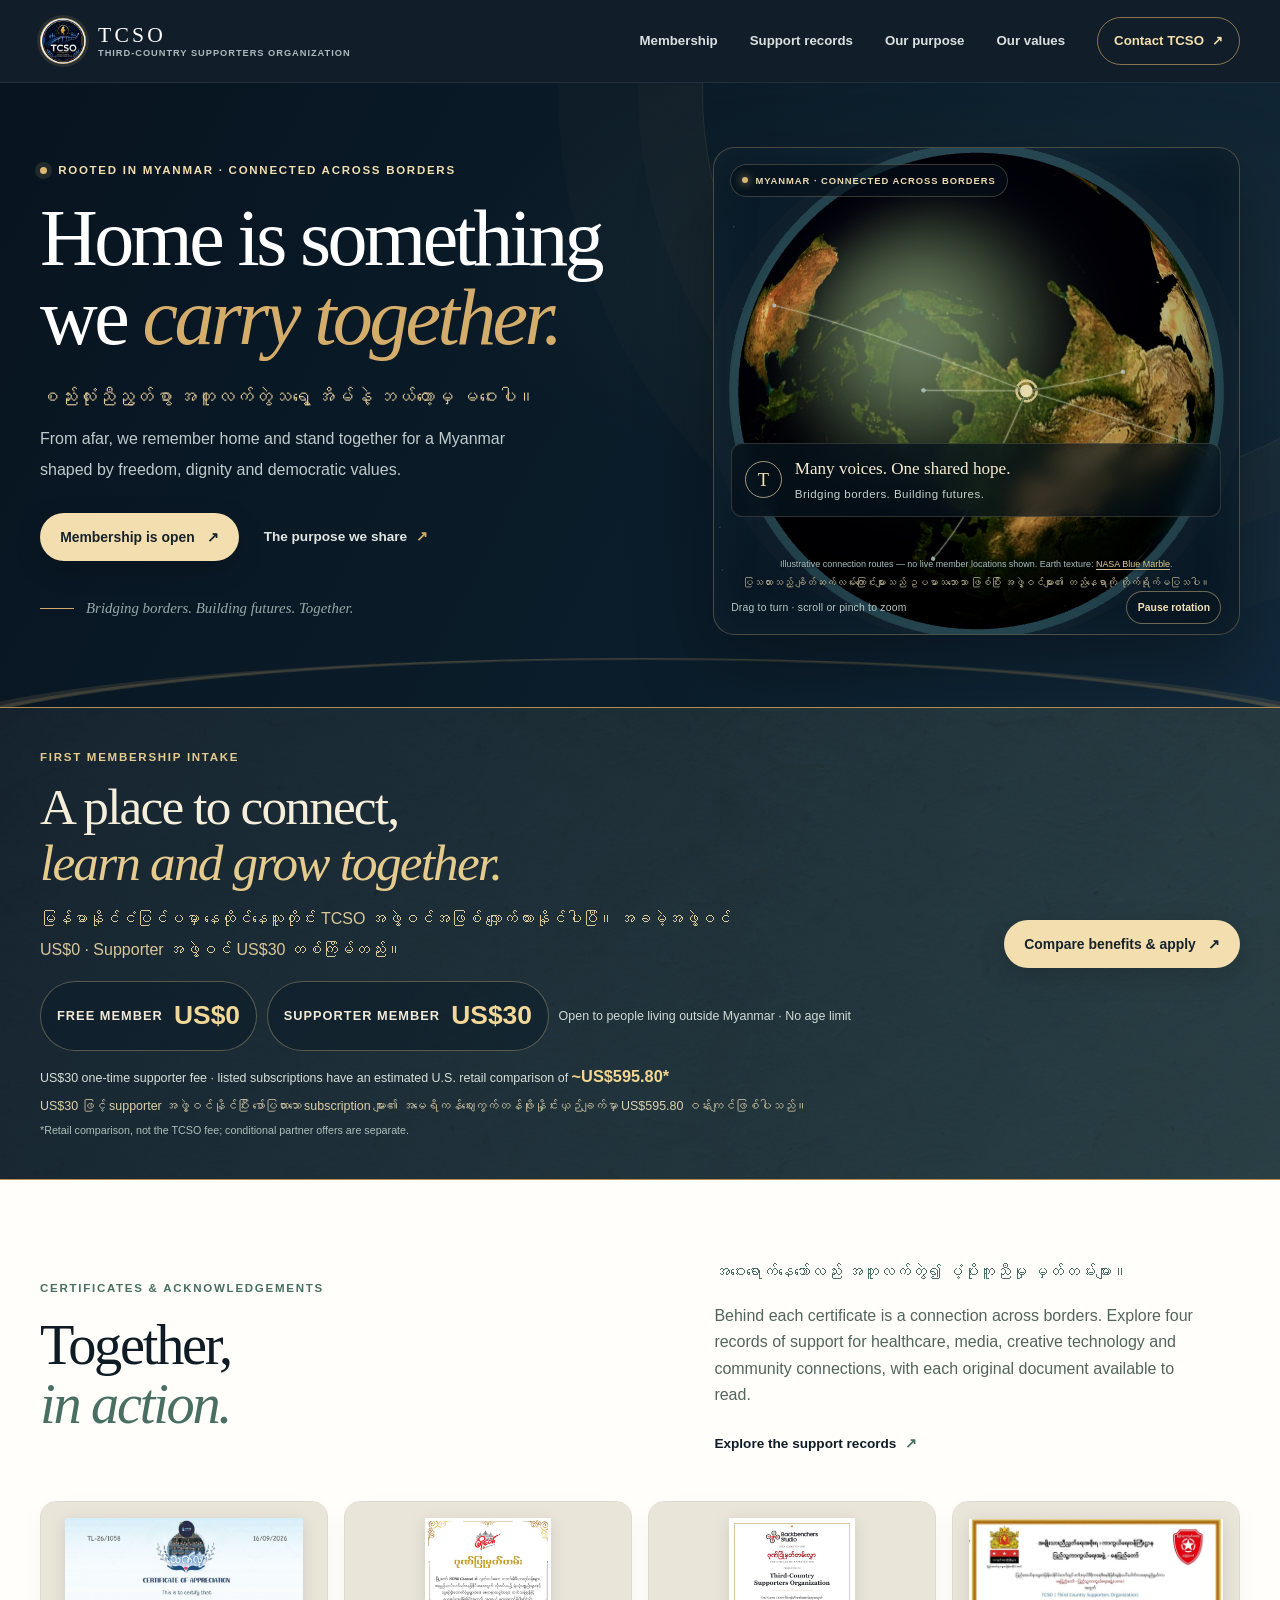
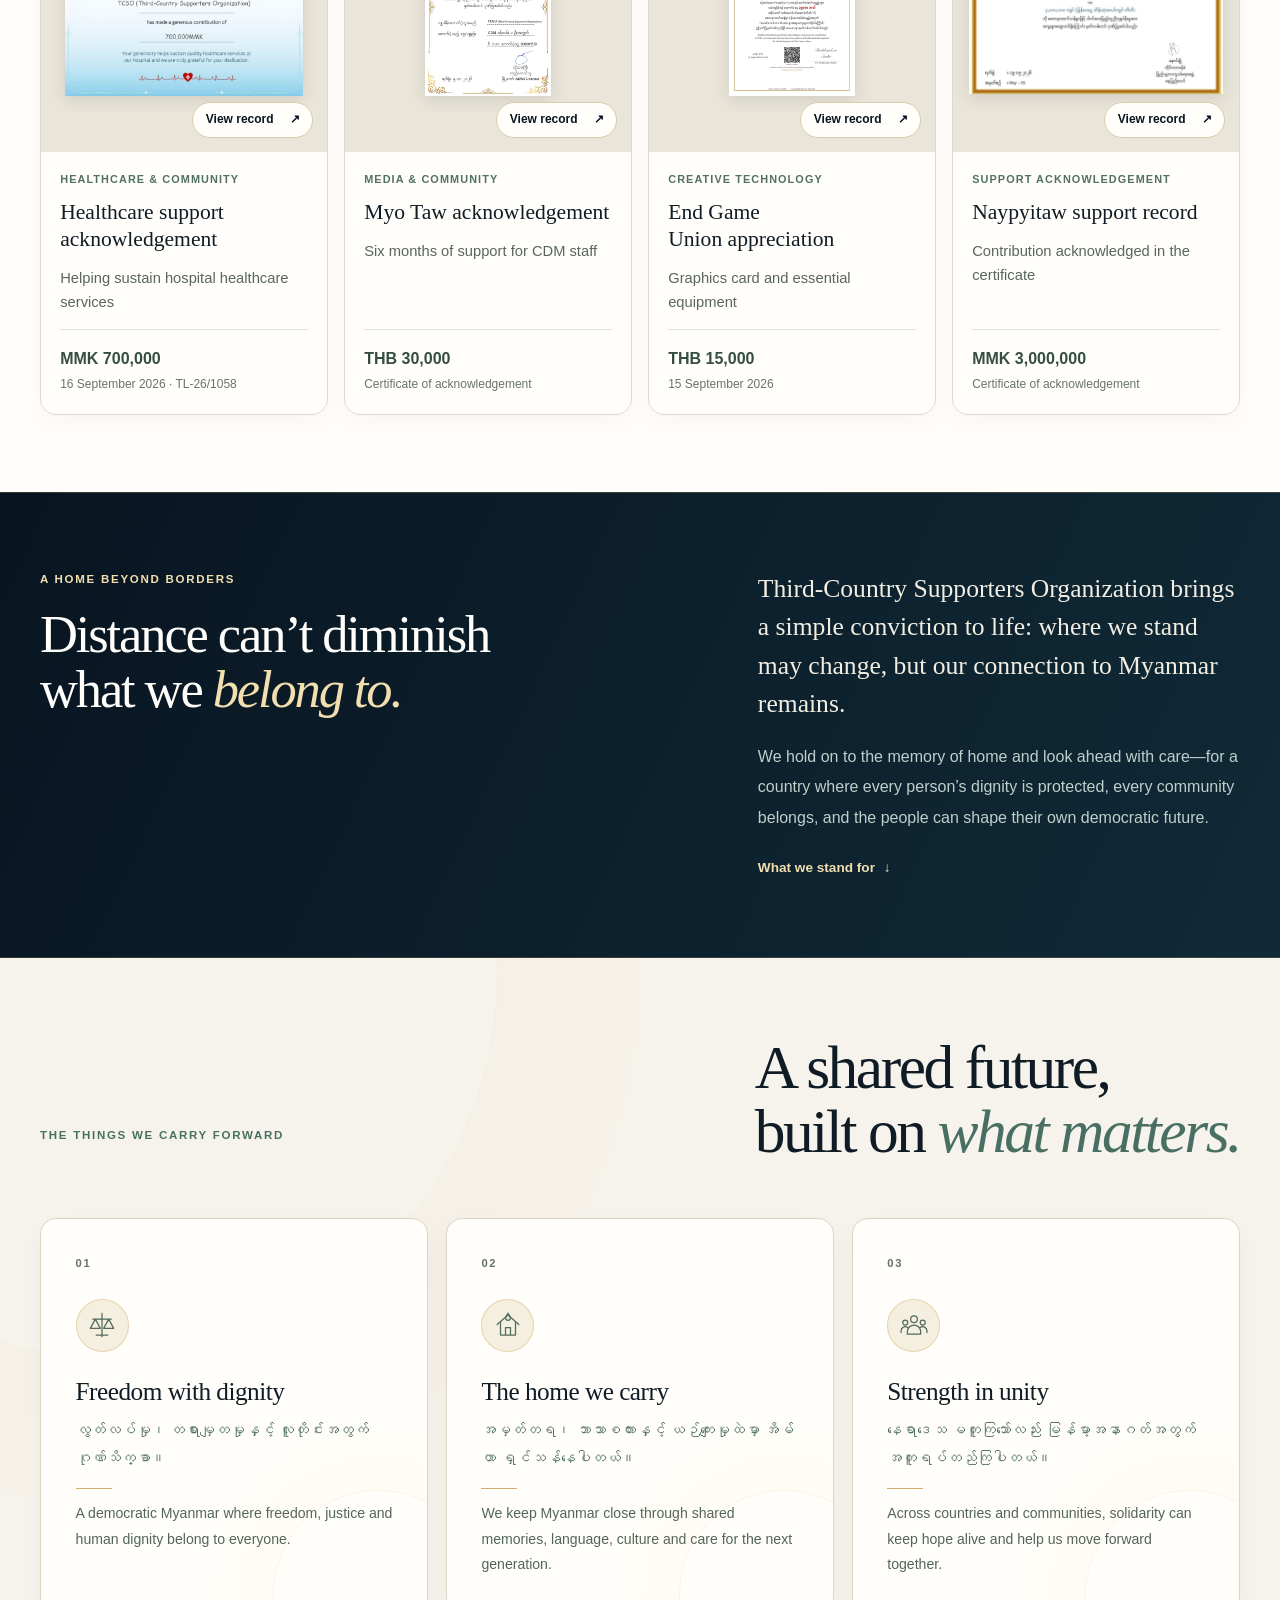
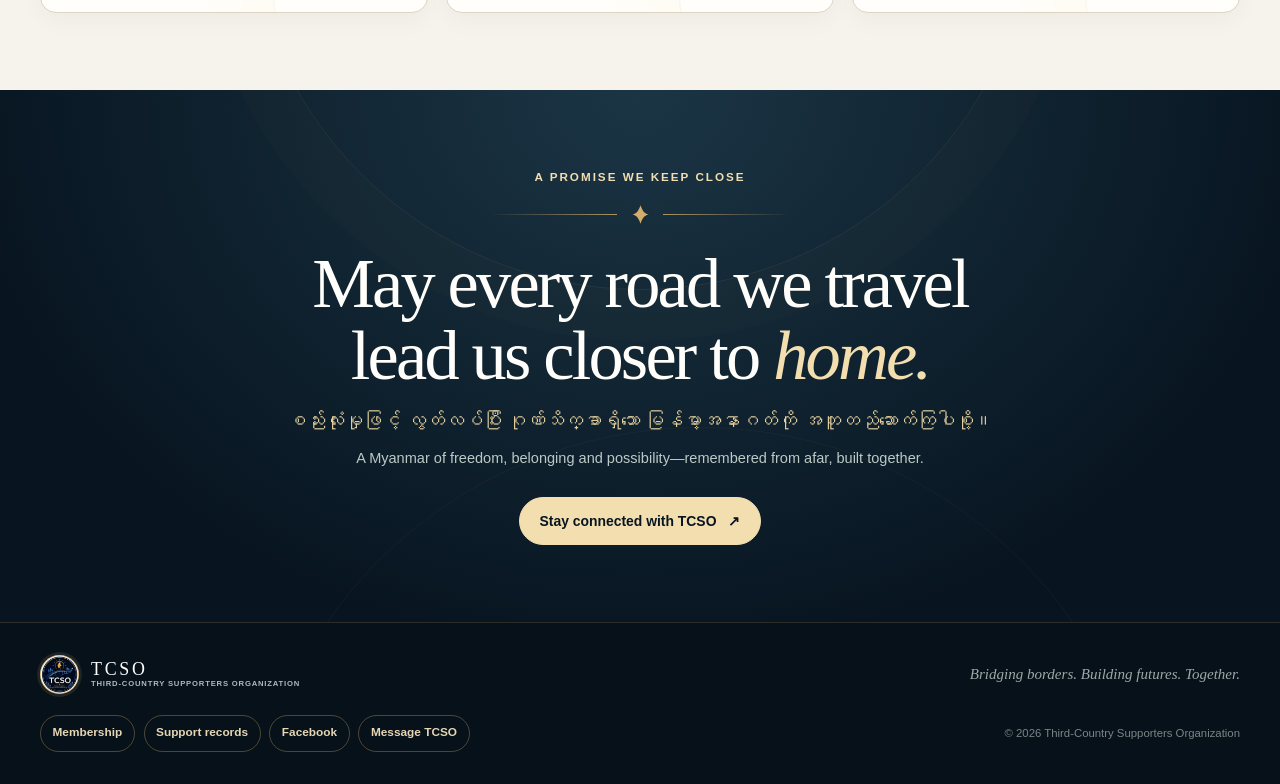
<file: index.html>
<!doctype html>
<html lang="en">
<head>
    <meta charset="utf-8">
    <meta name="viewport" content="width=device-width, initial-scale=1">
    <meta name="theme-color" content="#081521">
    <title>Third-Country Supporters Organization | Home Beyond Borders</title>
    <meta name="description" content="Rooted in Myanmar and connected across borders, TCSO stands for remembrance, unity, dignity and a democratic future for Myanmar.">
    <meta name="robots" content="index, follow, max-image-preview:large">
    <link rel="canonical" href="https://tcso.world/">
    <link rel="icon" type="image/jpeg" href="/assets/tcso-emblem.jpg">
    <link rel="preload" as="image" href="/assets/earth-blue-marble.jpg" fetchpriority="high">

    <meta property="og:type" content="website">
    <meta property="og:site_name" content="Third-Country Supporters Organization">
    <meta property="og:locale" content="en_US">
    <meta property="og:locale:alternate" content="my_MM">
    <meta property="og:title" content="TCSO — Home Beyond Borders">
    <meta property="og:description" content="Remembering home. Standing together for a Myanmar shaped by freedom, dignity and democracy.">
    <meta property="og:url" content="https://tcso.world/">
    <meta property="og:image" content="https://tcso.world/assets/tcso-social-card.jpg">
    <meta property="og:image:secure_url" content="https://tcso.world/assets/tcso-social-card.jpg">
    <meta property="og:image:type" content="image/jpeg">
    <meta property="og:image:width" content="1280">
    <meta property="og:image:height" content="487">
    <meta property="og:image:alt" content="Third-Country Supporters Organization — Bridging borders. Building futures. Together.">
    <meta name="twitter:card" content="summary_large_image">
    <meta name="twitter:title" content="TCSO — Home Beyond Borders">
    <meta name="twitter:description" content="Remembering home. Standing together for a Myanmar shaped by freedom, dignity and democracy.">
    <meta name="twitter:image:alt" content="TCSO — Bridging borders. Building futures. Together.">
    <meta name="twitter:image" content="https://tcso.world/assets/tcso-social-card.jpg">

    <script type="application/ld+json">
    {
      "@context": "https://schema.org",
      "@type": "Organization",
      "name": "Third-Country Supporters Organization",
      "alternateName": "TCSO",
      "url": "https://tcso.world/",
      "logo": "https://tcso.world/assets/tcso-emblem.jpg",
      "image": "https://tcso.world/assets/tcso-social-card.jpg",
      "description": "A Myanmar diaspora solidarity organization grounded in remembrance, unity, dignity and democratic values.",
      "sameAs": ["https://www.facebook.com/TCSODL"]
    }
    </script>
    <link rel="stylesheet" href="/styles.css?v=20261108-products-v9">
    <script type="importmap">
      {"imports":{"three":"/assets/vendor/three.module.js"}}
    </script>
    <script src="/script.js?v=20261108-membership-v3" defer></script>
    <script type="module" src="/assets/globe.js?v=20261108-globe-v2"></script>
<noscript><style>.header-inner{flex-wrap:wrap;padding-block:1rem}.nav-toggle{display:none}.primary-nav{position:static;display:flex;flex-wrap:wrap;width:100%;box-shadow:none}</style></noscript>
</head>
<body>
    <a class="skip-link" href="#main">Skip to content</a>

    <header class="site-header">
        <div class="container header-inner">
            <a class="brand" href="/" aria-label="TCSO home">
                <span class="brand-mark"><img src="/assets/tcso-emblem.jpg" alt="" width="1104" height="1104"></span>
                <span class="brand-name"><strong>TCSO</strong><small>THIRD-COUNTRY SUPPORTERS ORGANIZATION</small></span>
            </a>
            <button class="nav-toggle" type="button" aria-expanded="false" aria-controls="primary-nav" aria-label="Open navigation">
                <span></span><span></span>
            </button>
            <nav class="primary-nav" id="primary-nav" aria-label="Main navigation">
                <a href="/membership/">Membership</a>
                <a href="/support/">Support records</a>
                <a href="#our-purpose">Our purpose</a>
                <a href="#our-values">Our values</a>

                <a class="nav-cta" href="https://m.me/TCSODL" target="_blank" rel="noopener noreferrer">Contact TCSO <span aria-hidden="true">↗</span></a>
            </nav>
        </div>
    </header>

    <main id="main">
        <section class="hero" aria-labelledby="hero-title">
            <div class="container hero-grid">
                <div class="hero-copy">
                    <p class="eyebrow"><span class="eyebrow-dot"></span> Rooted in Myanmar · Connected across borders</p>
                    <h1 id="hero-title">Home is something<br class="desktop-break"> we <em>carry together.</em></h1>
                    <p class="hero-burmese" lang="my">စည်းလုံးညီညွတ်စွာ အတူလက်တွဲသရွေ့ အိမ်နဲ့ ဘယ်တော့မှ မဝေးပါ။</p>
                    <p class="hero-lead">From afar, we remember home and stand together for a Myanmar shaped by freedom, dignity and democratic values.</p>
                    <div class="hero-actions">
                        <a class="button button--gold" href="/membership/">Membership is open <span aria-hidden="true">↗</span></a>
                        <a class="text-link" href="#our-purpose">The purpose we share <span aria-hidden="true">↗</span></a>
                    </div>
                    <div class="hero-signature"><span class="signature-rule"></span><span>Bridging borders. Building futures. Together.</span></div>
                </div>

                <div class="hero-visual hero-visual--globe" data-tcso-globe role="group" aria-label="Interactive 3D Earth illustration showing symbolic connections from Myanmar across the world">
                    <div class="globe-fallback" role="img" aria-label="Illustrative view of Earth with Myanmar at the center"></div>
                    <div class="globe-canvas" data-globe-canvas></div>
                    <div class="globe-topline"><span class="globe-live-dot" aria-hidden="true"></span> MYANMAR · CONNECTED ACROSS BORDERS</div>
                    <div class="hero-visual-caption">
                        <span class="caption-mark" aria-hidden="true">T</span>
                        <span><strong>Many voices. One shared hope.</strong><small>Bridging borders. Building futures.</small></span>
                    </div>
                    <div class="globe-controls">
                        <span class="globe-hint">Drag to turn · scroll or pinch to zoom</span>
                        <button class="globe-toggle" type="button" aria-pressed="false" hidden>Pause rotation</button>
                    </div>
                    <p class="globe-disclosure">Illustrative connection routes — no live member locations shown. Earth texture: <a href="https://visibleearth.nasa.gov/view.php?id=57752" target="_blank" rel="noopener noreferrer">NASA Blue Marble</a>.<span lang="my">ပြသထားသည့် ချိတ်ဆက်လမ်းကြောင်းများသည် ဥပမာသဘောသာ ဖြစ်ပြီး အဖွဲ့ဝင်များ၏ တည်နေရာကို တိုက်ရိုက်မပြသပါ။</span></p>
                </div>
            </div>
            <div class="hero-ground" aria-hidden="true"></div>
        </section>

        <section class="membership-banner" aria-labelledby="membership-banner-title">
            <div class="container membership-banner-inner">
                <div>
                    <p class="eyebrow">First membership intake</p>
                    <h2 id="membership-banner-title">A place to connect,<br><em>learn and grow together.</em></h2>
                    <p lang="my">မြန်မာနိုင်ငံပြင်ပမှာ နေထိုင်နေသူတိုင်း TCSO အဖွဲ့ဝင်အဖြစ် လျှောက်ထားနိုင်ပါပြီ။ အခမဲ့အဖွဲ့ဝင် US$0 · Supporter အဖွဲ့ဝင် US$30 တစ်ကြိမ်တည်း။</p>
                    <div class="membership-banner-plans" aria-label="Membership plan fees">
                        <span><strong>FREE MEMBER</strong><b>US$0</b></span>
                        <span><strong>SUPPORTER MEMBER</strong><b>US$30</b></span>
                        <small>Open to people living outside Myanmar · No age limit</small>
                    </div>
                    <p class="membership-banner-value">US$30 one-time supporter fee · listed subscriptions have an estimated U.S. retail comparison of <strong>~US$595.80*</strong><br><span lang="my">US$30 ဖြင့် supporter အဖွဲ့ဝင်နိုင်ပြီး ဖော်ပြထားသော subscription များ၏ အမေရိကန်ဈေးကွက်တန်ဖိုးနှိုင်းယှဉ်ချက်မှာ US$595.80 ဝန်းကျင်ဖြစ်ပါသည်။</span><small>*Retail comparison, not the TCSO fee; conditional partner offers are separate.</small></p>
                </div>
                <a class="button button--gold" href="/membership/">Compare benefits & apply <span aria-hidden="true">↗</span></a>
            </div>
        </section>

        <section class="support-section section-pad" id="support-records" aria-labelledby="support-title"><div class="container">
<div class="support-heading"><div><p class="eyebrow eyebrow--dark">Certificates & acknowledgements</p><h2 class="section-title" id="support-title">Together,<br><em>in action.</em></h2></div><div class="support-intro"><p lang="my">အဝေးရောက်နေသော်လည်း အတူလက်တွဲ၍ ပံ့ပိုးကူညီမှု မှတ်တမ်းများ။</p><p>Behind each certificate is a connection across borders. Explore four records of support for healthcare, media, creative technology and community connections, with each original document available to read.</p><a class="text-link text-link--dark" href="/support/">Explore the support records <span aria-hidden="true">↗</span></a></div></div>
<div class="record-grid"><article class="record-card">
<a class="record-image" href="/support/healthcare/" aria-label="View healthcare support acknowledgement"><img src="/assets/certificates/healthcare-appreciation-tl-26-1058.jpg" width="3000" height="2250" alt="Healthcare certificate acknowledging TCSO’s MMK 700,000 contribution, reference TL-26/1058" loading="lazy" decoding="async"><span>View record <span aria-hidden="true">↗</span></span></a>
<div class="record-copy"><p class="record-category">Healthcare & community</p><h3><a href="/support/healthcare/">Healthcare support acknowledgement</a></h3><p>Helping sustain hospital healthcare services</p><div class="record-meta"><strong>MMK 700,000</strong><span><time datetime="2026-09-16">16 September 2026</time> · TL-26/1058</span></div></div>
</article>
<article class="record-card">
<a class="record-image" href="/support/myo-taw/" aria-label="View Myo Taw acknowledgement"><img src="/assets/certificates/myo-taw-appreciation-30000.jpg" width="904" height="1280" alt="Myo Taw News Channel certificate naming Third-Country Supporters Organization" loading="lazy" decoding="async"><span>View record <span aria-hidden="true">↗</span></span></a>
<div class="record-copy"><p class="record-category">Media & community</p><h3><a href="/support/myo-taw/">Myo Taw acknowledgement</a></h3><p>Six months of support for CDM staff</p><div class="record-meta"><strong>THB 30,000</strong><span>Certificate of acknowledgement</span></div></div>
</article>
<article class="record-card">
<a class="record-image" href="/support/end-game-union/" aria-label="View End Game Union appreciation"><img src="/assets/certificates/end-game-union-appreciation.jpg" width="904" height="1280" alt="Backbenchers Studio certificate naming Third-Country Supporters Organization" loading="lazy" decoding="async"><span>View record <span aria-hidden="true">↗</span></span></a>
<div class="record-copy"><p class="record-category">Creative technology</p><h3><a href="/support/end-game-union/">End Game Union appreciation</a></h3><p>Graphics card and essential equipment</p><div class="record-meta"><strong>THB 15,000</strong><span>15 September 2026</span></div></div>
</article>
<article class="record-card">
<a class="record-image" href="/support/naypyitaw/" aria-label="View Naypyitaw support record"><img src="/assets/certificates/naypyitaw-acknowledgement.jpg" width="1080" height="744" alt="Naypyitaw People’s Defence Organisation certificate naming Third-Country Supporters Organization" loading="lazy" decoding="async"><span>View record <span aria-hidden="true">↗</span></span></a>
<div class="record-copy"><p class="record-category">Support acknowledgement</p><h3><a href="/support/naypyitaw/">Naypyitaw support record</a></h3><p>Contribution acknowledged in the certificate</p><div class="record-meta"><strong>MMK 3,000,000</strong><span>Certificate of acknowledgement</span></div></div>
</article></div></div></section>

        <section class="purpose section-pad" id="our-purpose" aria-labelledby="purpose-title">
            <div class="container purpose-grid">
                <div>
                    <p class="eyebrow eyebrow--dark">A home beyond borders</p>
                    <h2 class="section-title" id="purpose-title">Distance can’t diminish<br>what we <em>belong to.</em></h2>
                </div>
                <div class="purpose-copy">
                    <p class="lead-copy">Third-Country Supporters Organization brings a simple conviction to life: where we stand may change, but our connection to Myanmar remains.</p>
                    <p>We hold on to the memory of home and look ahead with care—for a country where every person’s dignity is protected, every community belongs, and the people can shape their own democratic future.</p>
                    <a class="text-link text-link--dark" href="#our-values">What we stand for <span aria-hidden="true">↓</span></a>
                </div>
            </div>
        </section>

        <section class="values section-pad" id="our-values" aria-labelledby="values-title">
            <div class="container">
                <div class="section-heading">
                    <p class="eyebrow">The things we carry forward</p>
                    <h2 class="section-title" id="values-title">A shared future,<br class="mobile-break"> built on <em>what matters.</em></h2>
                </div>
                <div class="value-grid">
                    <article class="value-card value-card--freedom">
                        <span class="value-number">01</span>
                        <span class="value-icon" aria-hidden="true"><svg viewBox="0 0 36 36" fill="none"><path d="M18 4v28M7 11h22M10 11l-6 11h12L10 11ZM26 11l-6 11h12l-6-11ZM11 30h14" stroke="currentColor" stroke-width="1.5" stroke-linecap="round" stroke-linejoin="round"/></svg></span>
                        <h3>Freedom with dignity</h3>
                        <p lang="my">လွတ်လပ်မှု၊ တရားမျှတမှုနှင့် လူတိုင်းအတွက် ဂုဏ်သိက္ခာ။</p>
                        <span class="value-rule"></span>
                        <p class="value-en">A democratic Myanmar where freedom, justice and human dignity belong to everyone.</p>
                    </article>
                    <article class="value-card value-card--home">
                        <span class="value-number">02</span>
                        <span class="value-icon" aria-hidden="true"><svg viewBox="0 0 36 36" fill="none"><path d="M5 17.5 18 6l13 11.5M9 15v15h18V15M15 30v-9h6v9" stroke="currentColor" stroke-width="1.5" stroke-linecap="round" stroke-linejoin="round"/><path d="M18 4c1.8 2.3 2.8 4.1 2.8 5.5a2.8 2.8 0 0 1-5.6 0C15.2 8.1 16.2 6.3 18 4Z" stroke="currentColor" stroke-width="1.5"/></svg></span>
                        <h3>The home we carry</h3>
                        <p lang="my">အမှတ်တရ၊ ဘာသာစကားနှင့် ယဉ်ကျေးမှုထဲမှာ အိမ်ဟာ ရှင်သန်နေပါတယ်။</p>
                        <span class="value-rule"></span>
                        <p class="value-en">We keep Myanmar close through shared memories, language, culture and care for the next generation.</p>
                    </article>
                    <article class="value-card value-card--unity">
                        <span class="value-number">03</span>
                        <span class="value-icon" aria-hidden="true"><svg viewBox="0 0 36 36" fill="none"><circle cx="18" cy="11" r="4" stroke="currentColor" stroke-width="1.5"/><circle cx="7.5" cy="15" r="3" stroke="currentColor" stroke-width="1.5"/><circle cx="28.5" cy="15" r="3" stroke="currentColor" stroke-width="1.5"/><path d="M10 29v-3a8 8 0 0 1 16 0v3H10ZM2.5 27v-2a5 5 0 0 1 8-4M33.5 27v-2a5 5 0 0 0-8-4" stroke="currentColor" stroke-width="1.5" stroke-linecap="round" stroke-linejoin="round"/></svg></span>
                        <h3>Strength in unity</h3>
                        <p lang="my">နေရာဒေသ မတူကြသော်လည်း မြန်မာ့အနာဂတ်အတွက် အတူရပ်တည်ကြပါတယ်။</p>
                        <span class="value-rule"></span>
                        <p class="value-en">Across countries and communities, solidarity can keep hope alive and help us move forward together.</p>
                    </article>
                </div>
            </div>
        </section>


        <section class="vision section-pad" id="our-vision" aria-labelledby="vision-title">
            <div class="container vision-inner">
                <span class="vision-kicker">A promise we keep close</span>
                <div class="vision-ornament" aria-hidden="true"><span></span><svg viewBox="0 0 32 32" fill="none"><path d="M16 2c2.2 6.6 4.4 10 7 11.8 2.7 1.9 4.9 2.2 7 2.2-2.1 0-4.3.3-7 2.2C20.4 20 18.2 23.4 16 30c-2.2-6.6-4.4-10-7-11.8C6.3 16.3 4.1 16 2 16c2.1 0 4.3-.3 7-2.2C11.6 12 13.8 8.6 16 2Z" fill="currentColor"/></svg><span></span></div>
                <h2 id="vision-title">May every road we travel<br>lead us closer to <em>home.</em></h2>
                <p class="vision-burmese" lang="my">စည်းလုံးမှုဖြင့် လွတ်လပ်ပြီး ဂုဏ်သိက္ခာရှိသော မြန်မာ့အနာဂတ်ကို အတူတည်ဆောက်ကြပါစို့။</p>
                <p class="vision-caption">A Myanmar of freedom, belonging and possibility—remembered from afar, built together.</p>
                <a class="button button--outline" href="https://m.me/TCSODL" target="_blank" rel="noopener noreferrer">Stay connected with TCSO <span aria-hidden="true">↗</span></a>
            </div>
            <span class="vision-ring vision-ring--one" aria-hidden="true"></span>
            <span class="vision-ring vision-ring--two" aria-hidden="true"></span>
        </section>
    </main>

    <footer class="site-footer">
        <div class="container footer-inner">
            <a class="brand brand--footer" href="/" aria-label="TCSO home">
                <span class="brand-mark"><img src="/assets/tcso-emblem.jpg" alt="" width="1104" height="1104" loading="lazy"></span>
                <span class="brand-name"><strong>TCSO</strong><small>THIRD-COUNTRY SUPPORTERS ORGANIZATION</small></span>
            </a>
            <p>Bridging borders. Building futures. Together.</p>
            <nav class="footer-social" aria-label="TCSO social links">
                <a href="/membership/">Membership</a>
                <a href="/support/">Support records</a>
                <a href="https://www.facebook.com/TCSODL" target="_blank" rel="noopener noreferrer">Facebook</a>
                <a href="https://m.me/TCSODL" target="_blank" rel="noopener noreferrer">Message TCSO</a>
            </nav>
            <small class="copyright">© <span data-current-year>2026</span> Third-Country Supporters Organization</small>
        </div>
    </footer>

    <noscript><style>.reveal{opacity:1;transform:none}</style></noscript>
</body>
</html>
</file>
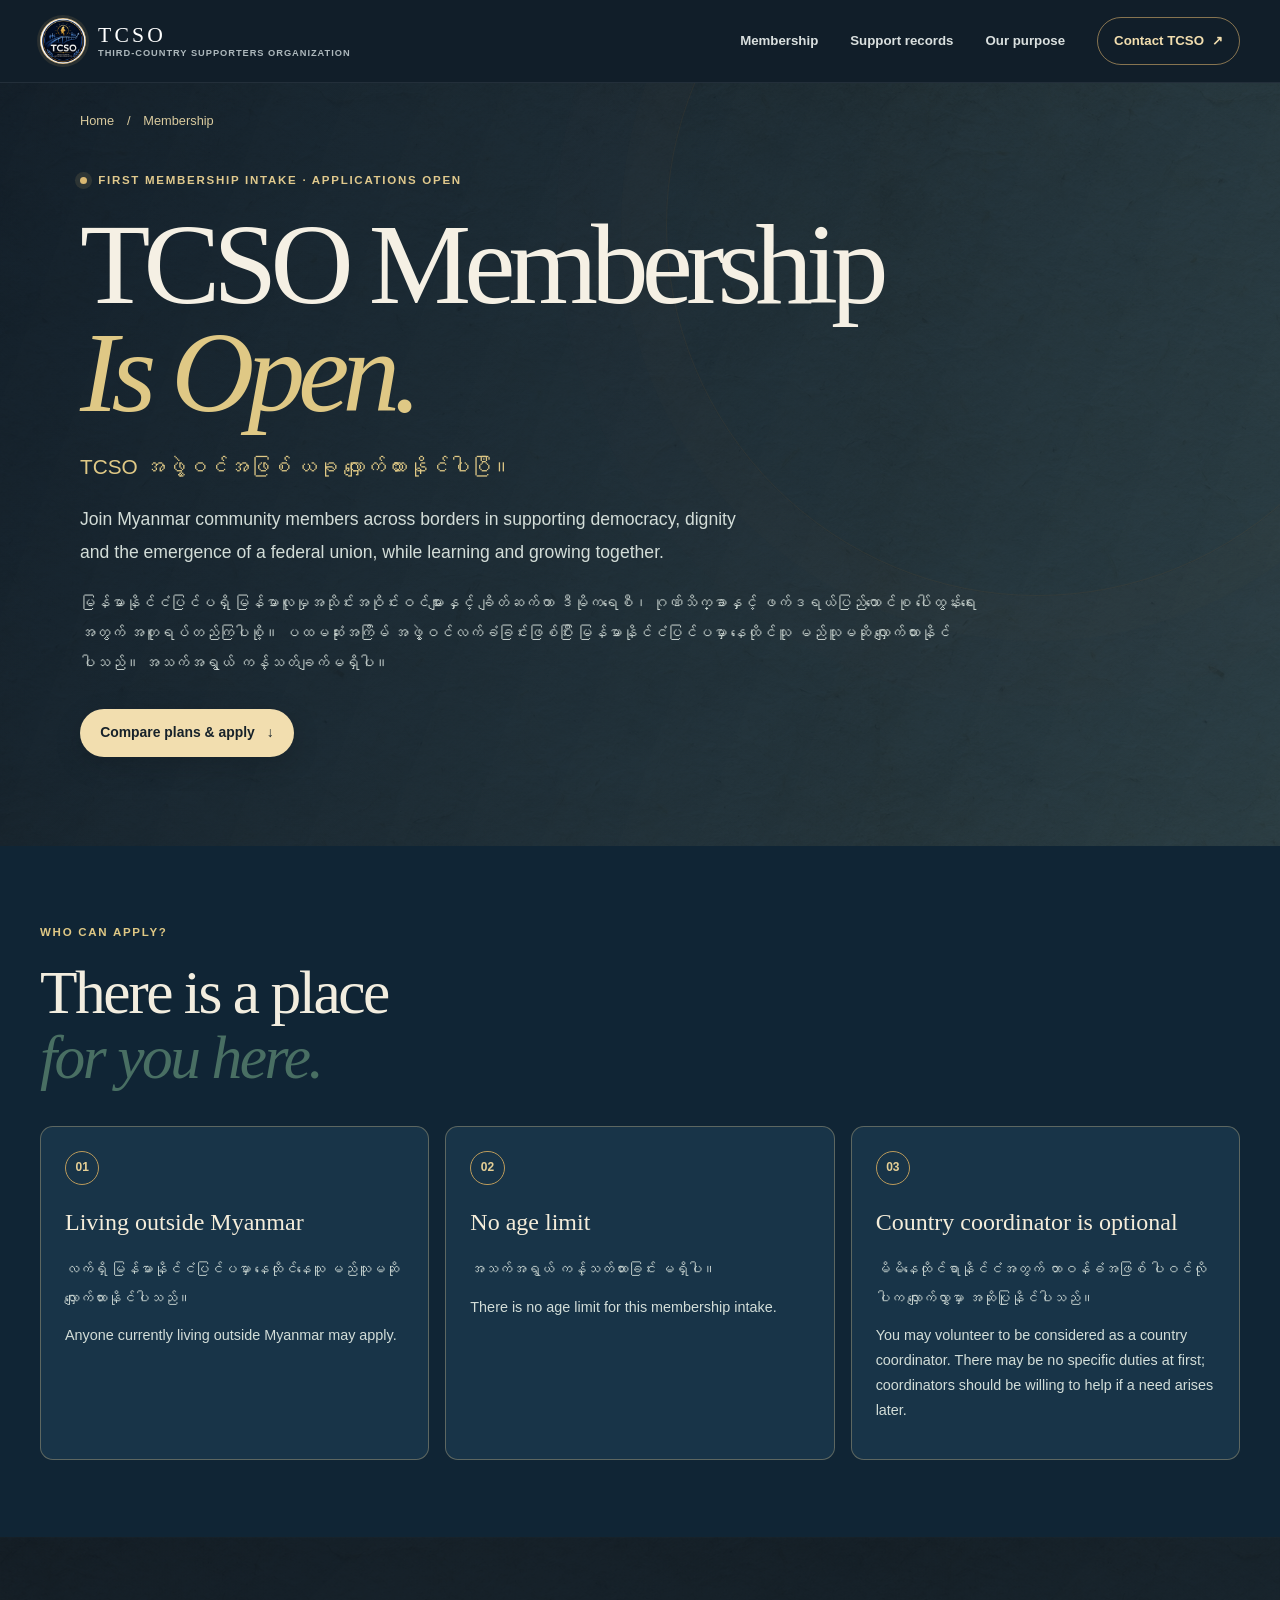
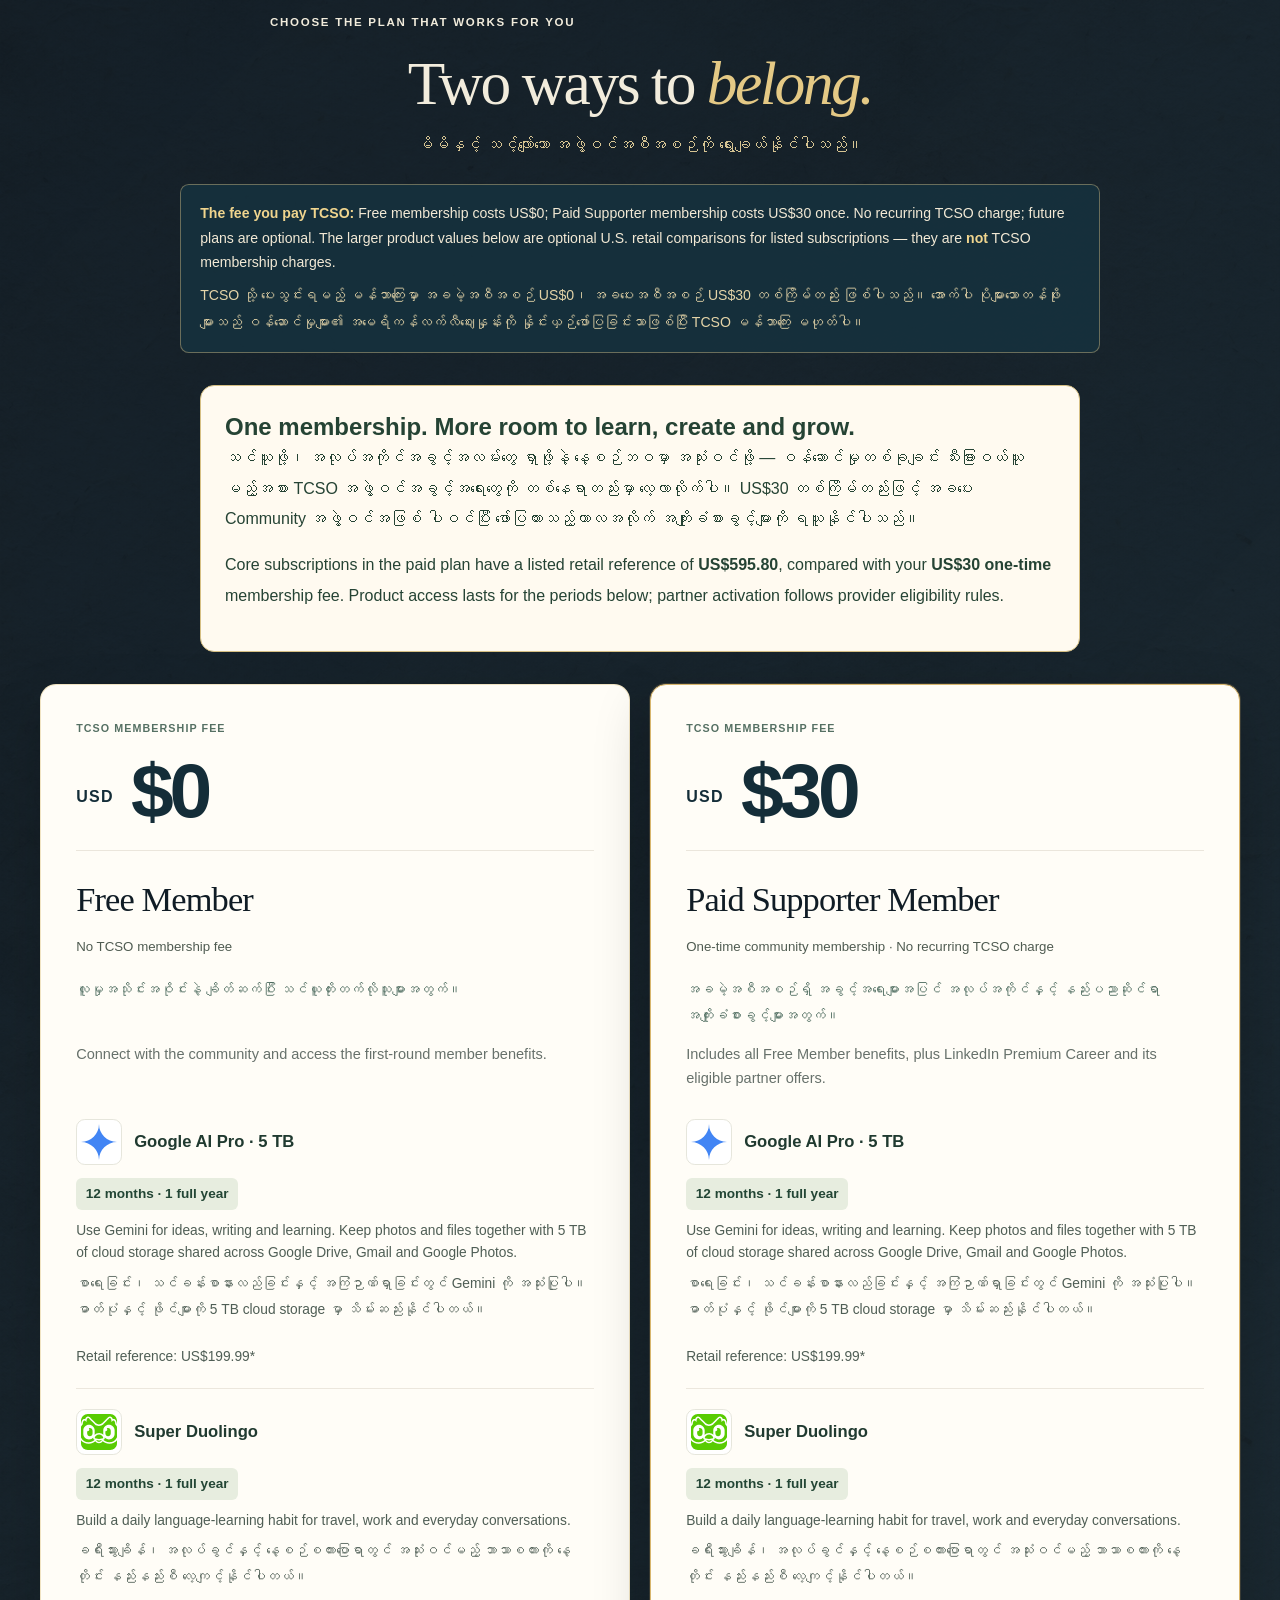
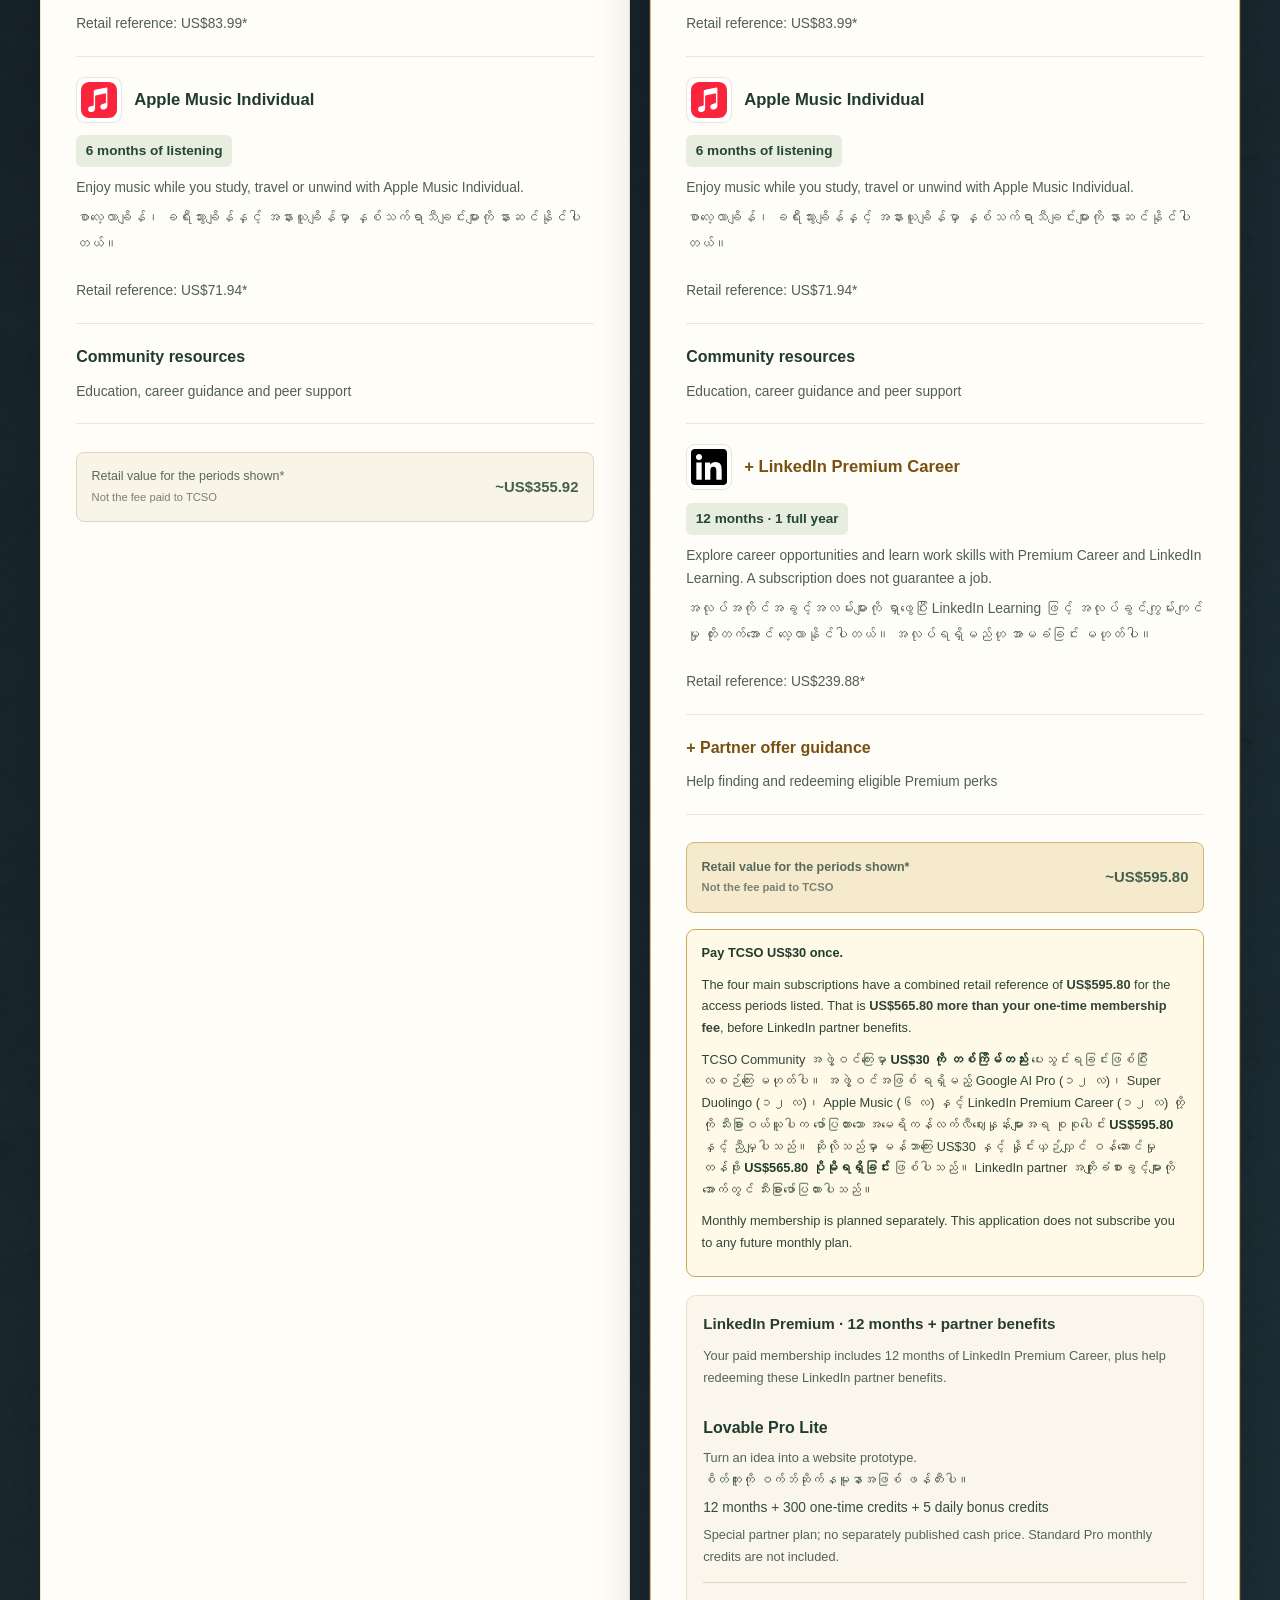
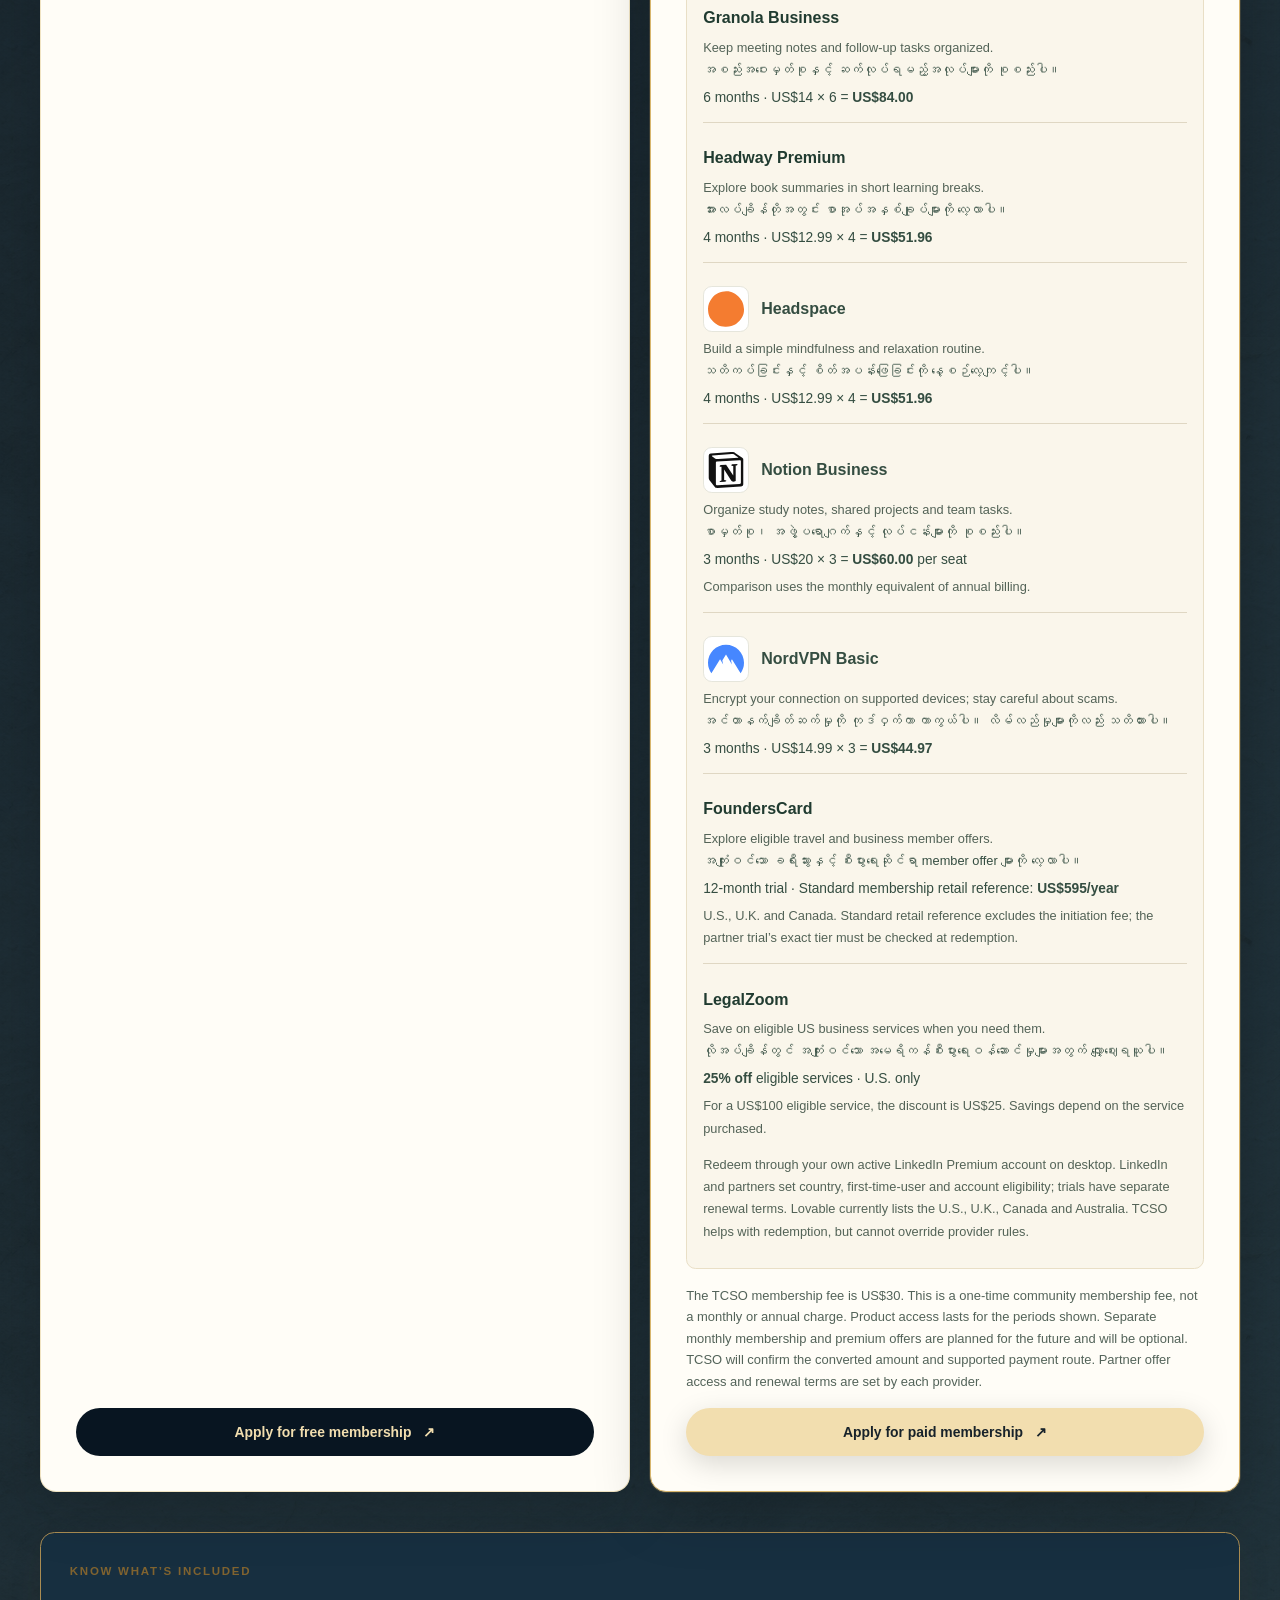
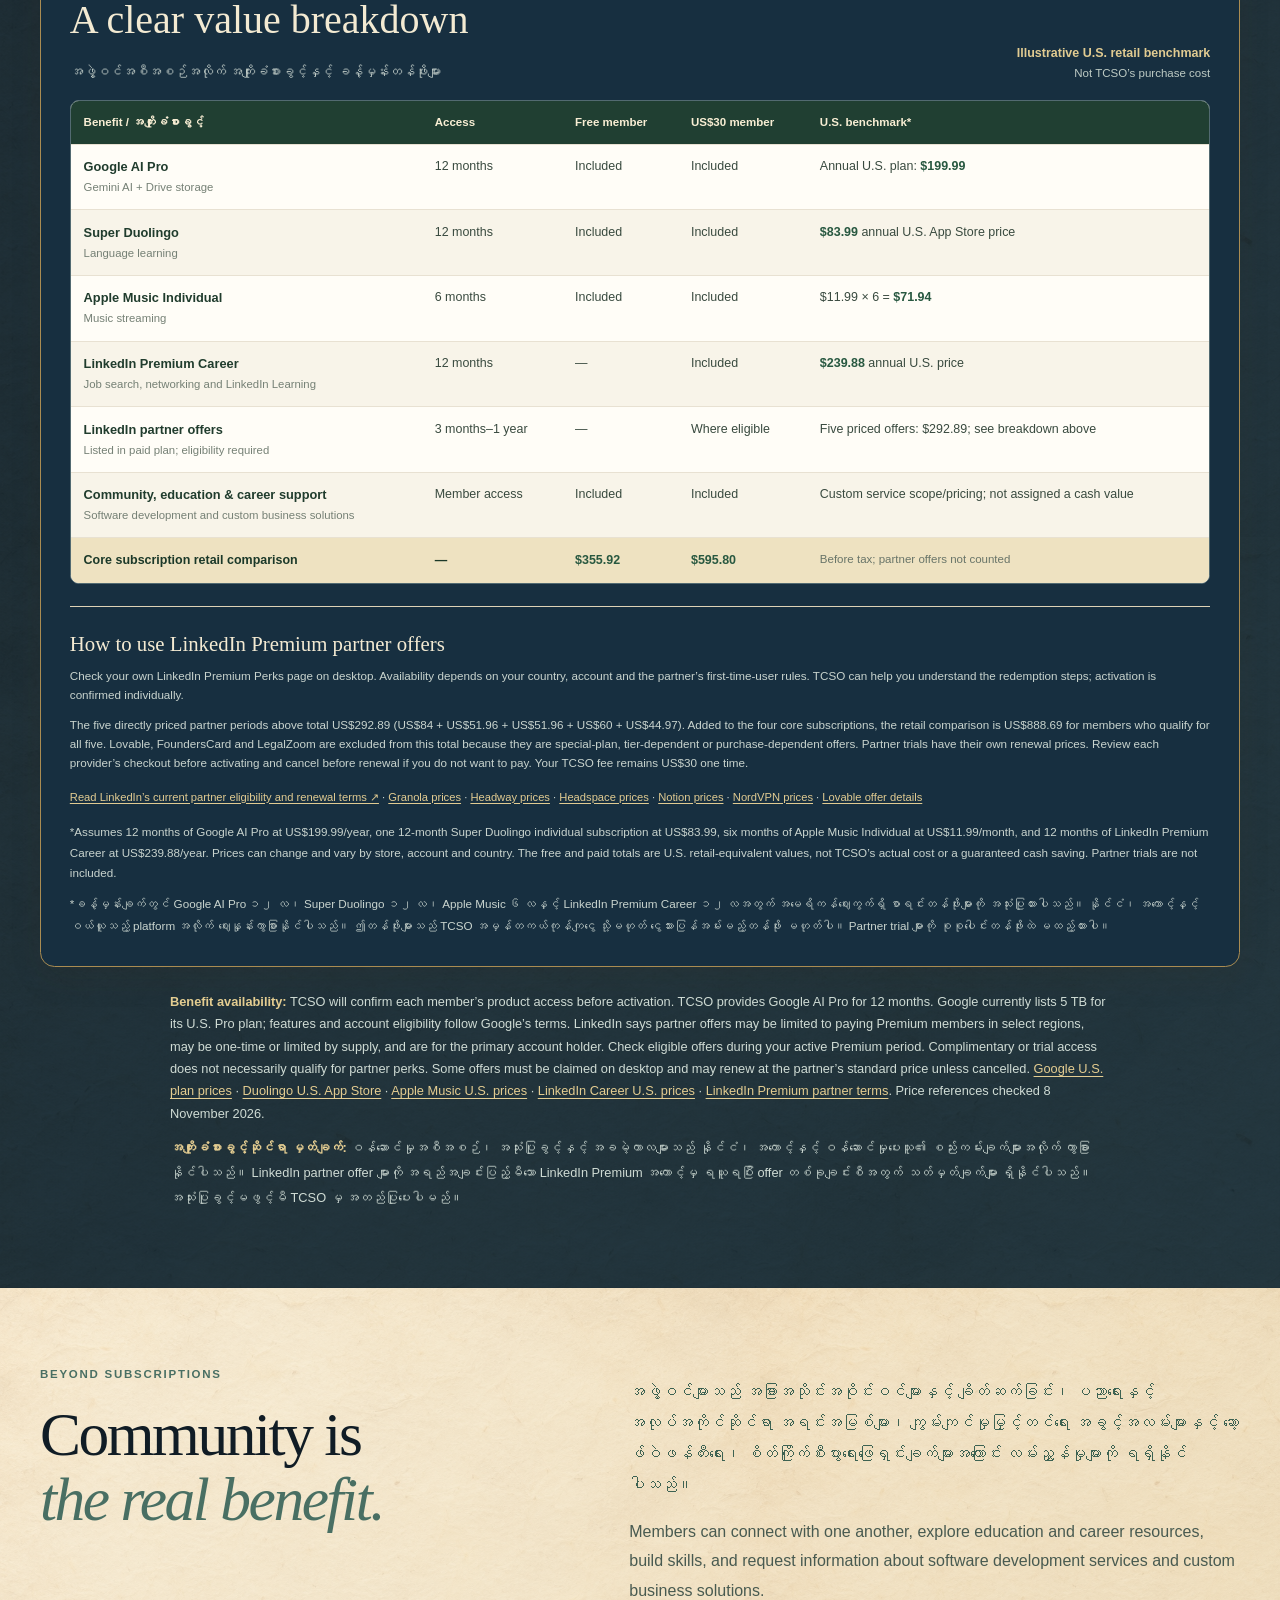
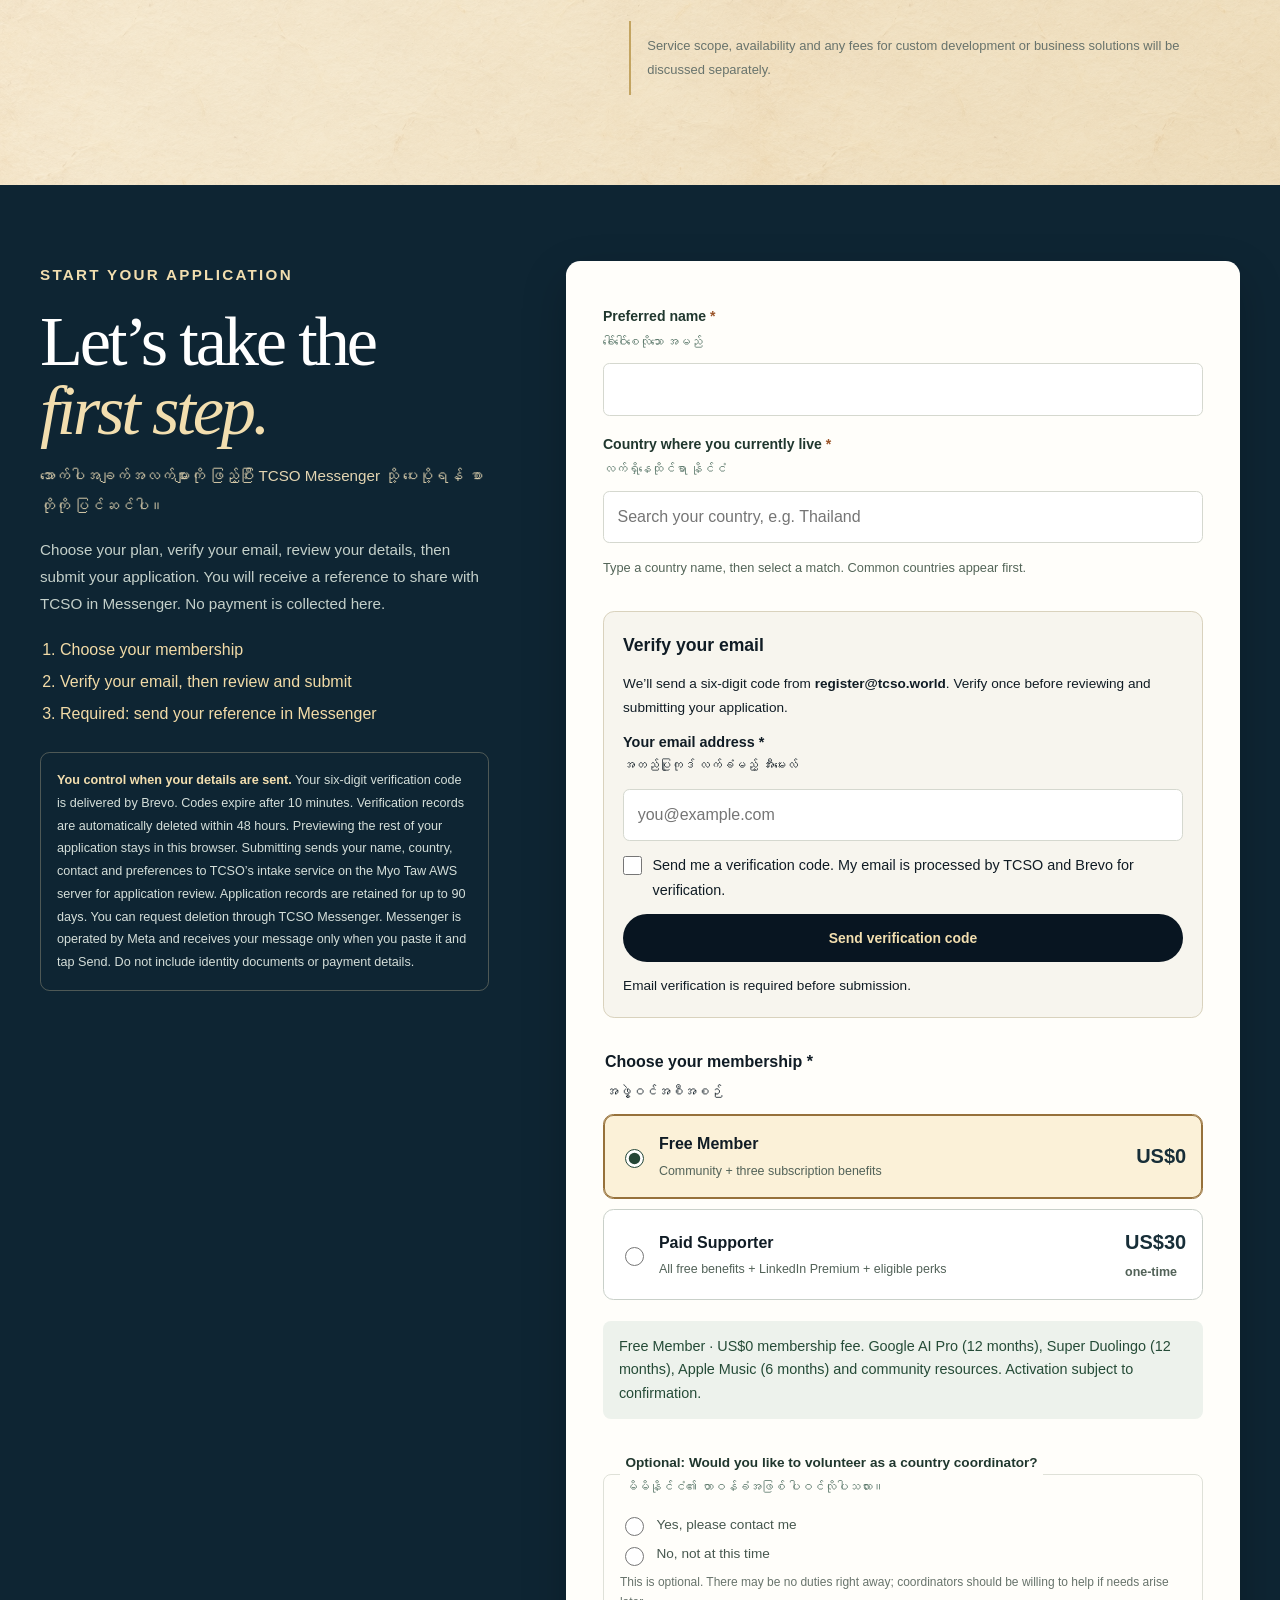
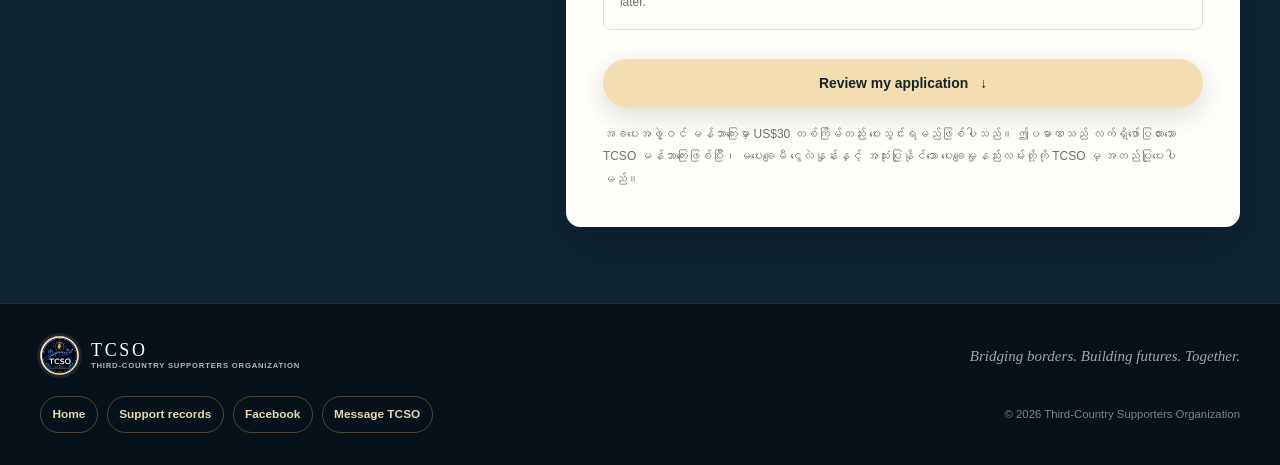
<file: membership/index.html>
<!doctype html>
<html lang="en">
<head>
    <meta charset="utf-8">
    <meta name="viewport" content="width=device-width, initial-scale=1">
    <meta name="theme-color" content="#081521">
    <title>TCSO Membership Is Open | Third-Country Supporters Organization</title>
    <meta name="description" content="Join TCSO from outside Myanmar. Explore free and paid membership benefits, eligibility and the first-round application process.">
    <meta name="robots" content="index, follow, max-image-preview:large">
    <link rel="canonical" href="https://tcso.world/membership/">
    <link rel="icon" type="image/jpeg" href="/assets/tcso-emblem.jpg">
    <meta property="og:type" content="website">
    <meta property="og:site_name" content="Third-Country Supporters Organization">
    <meta property="og:locale" content="en_US">
    <meta property="og:locale:alternate" content="my_MM">
    <meta property="og:title" content="TCSO အဖွဲ့ဝင် လျှောက်ထားနိုင်ပါပြီ | Membership Is Open">
    <meta property="og:description" content="Free US$0 or Community US$30 one-time, not monthly. Explore subscription durations, benefits and registration for people living outside Myanmar.">
    <meta property="og:url" content="https://tcso.world/membership/">
    <meta property="og:image" content="https://tcso.world/assets/tcso-products-og-branded-v4.png">
    <meta property="og:image:alt" content="TCSO benefits: Google AI Pro with 5 TB, Super Duolingo, Apple Music and LinkedIn Premium for Paid Supporters. Free US$0 or US$30 one-time.">
    <meta property="og:image:width" content="1731">
    <meta property="og:image:height" content="909">
    <meta name="twitter:card" content="summary_large_image">
    <meta name="twitter:title" content="TCSO အဖွဲ့ဝင် လျှောက်ထားနိုင်ပါပြီ | Membership Is Open">
    <meta name="twitter:description" content="Google AI Pro with 5 TB, Super Duolingo and Apple Music. Paid Supporter adds LinkedIn Premium. US$30 one-time.">
    <meta name="twitter:image" content="https://tcso.world/assets/tcso-products-og-branded-v4.png">
    <link rel="stylesheet" href="/styles.css?v=20261108-products-v9">
    <script src="/script.js?v=20261108-products-v9" defer></script>
<noscript><style>.header-inner{flex-wrap:wrap;padding-block:1rem}.nav-toggle{display:none}.primary-nav{position:static;display:flex;flex-wrap:wrap;width:100%;box-shadow:none}#membership-form{display:none}</style></noscript>
</head>
<body class="membership-page">
    <a class="skip-link" href="#main">Skip to content</a>
    <header class="site-header">
        <div class="container header-inner">
            <a class="brand" href="/" aria-label="TCSO home">
                <span class="brand-mark"><img src="/assets/tcso-emblem.jpg" alt="" width="1104" height="1104"></span>
                <span class="brand-name"><strong>TCSO</strong><small>THIRD-COUNTRY SUPPORTERS ORGANIZATION</small></span>
            </a>
            <button class="nav-toggle" type="button" aria-expanded="false" aria-controls="primary-nav" aria-label="Open navigation"><span></span><span></span></button>
            <nav class="primary-nav" id="primary-nav" aria-label="Main navigation">
                <a href="/membership/" aria-current="page">Membership</a>
                <a href="/support/">Support records</a>
                <a href="/#our-purpose">Our purpose</a>
                <a class="nav-cta" href="https://m.me/TCSODL" target="_blank" rel="noopener noreferrer">Contact TCSO <span aria-hidden="true">↗</span></a>
            </nav>
        </div>
    </header>

    <main id="main">
        <section class="membership-hero">
            <div class="container membership-hero-inner">
                <a class="breadcrumb" href="/">Home <span aria-hidden="true">/</span> Membership</a>
                <p class="eyebrow"><span class="eyebrow-dot"></span> First membership intake · Applications open</p>
                <h1>TCSO Membership<br><em>Is Open.</em></h1>
                <p class="membership-hero-my" lang="my">TCSO အဖွဲ့ဝင်အဖြစ် ယခု လျှောက်ထားနိုင်ပါပြီ။</p>
                <p class="membership-hero-lead">Join Myanmar community members across borders in supporting democracy, dignity and the emergence of a federal union, while learning and growing together.</p>
                <p class="membership-hero-my membership-hero-my--sub" lang="my">မြန်မာနိုင်ငံပြင်ပရှိ မြန်မာလူမှုအသိုင်းအဝိုင်းဝင်များနှင့် ချိတ်ဆက်ကာ ဒီမိုကရေစီ၊ ဂုဏ်သိက္ခာနှင့် ဖက်ဒရယ်ပြည်ထောင်စု ပေါ်ထွန်းရေးအတွက် အတူရပ်တည်ကြပါစို့။ ပထမဆုံးအကြိမ် အဖွဲ့ဝင်လက်ခံခြင်းဖြစ်ပြီး မြန်မာနိုင်ငံပြင်ပမှာ နေထိုင်သူ မည်သူမဆို လျှောက်ထားနိုင်ပါသည်။ အသက်အရွယ် ကန့်သတ်ချက်မရှိပါ။</p>
                <a class="button button--gold" href="#plans-title">Compare plans & apply <span aria-hidden="true">↓</span></a>
            </div>
        </section>

        <section class="membership-content section-pad" aria-labelledby="eligibility-title">
            <div class="container">
                <div class="membership-section-heading">
                    <p class="eyebrow eyebrow--dark">Who can apply?</p>
                    <h2 class="section-title" id="eligibility-title">There is a place<br><em>for you here.</em></h2>
                </div>
                <div class="eligibility-grid">
                    <article class="eligibility-card"><span class="eligibility-number">01</span><h3>Living outside Myanmar</h3><p lang="my">လက်ရှိ မြန်မာနိုင်ငံပြင်ပမှာ နေထိုင်နေသူ မည်သူမဆို လျှောက်ထားနိုင်ပါသည်။</p><p>Anyone currently living outside Myanmar may apply.</p></article>
                    <article class="eligibility-card"><span class="eligibility-number">02</span><h3>No age limit</h3><p lang="my">အသက်အရွယ် ကန့်သတ်ထားခြင်း မရှိပါ။</p><p>There is no age limit for this membership intake.</p></article>
                    <article class="eligibility-card"><span class="eligibility-number">03</span><h3>Country coordinator is optional</h3><p lang="my">မိမိနေထိုင်ရာနိုင်ငံအတွက် တာဝန်ခံအဖြစ် ပါဝင်လိုပါက လျှောက်လွှာမှာ အဆိုပြုနိုင်ပါသည်။</p><p>You may volunteer to be considered as a country coordinator. There may be no specific duties at first; coordinators should be willing to help if a need arises later.</p></article>
                </div>
            </div>
        </section>

        <section class="membership-plans section-pad" aria-labelledby="plans-title">
            <div class="container">
                <div class="membership-section-heading membership-section-heading--center">
                    <p class="eyebrow">Choose the plan that works for you</p>
                    <h2 class="section-title" id="plans-title">Two ways to <em>belong.</em></h2>
                    <p lang="my">မိမိနှင့် သင့်လျော်သော အဖွဲ့ဝင်အစီအစဉ်ကို ရွေးချယ်နိုင်ပါသည်။</p>
                </div>
                <p class="fee-clarifier"><strong>The fee you pay TCSO:</strong> Free membership costs US$0; Paid Supporter membership costs US$30 once. No recurring TCSO charge; future plans are optional. The larger product values below are optional U.S. retail comparisons for listed subscriptions — they are <strong>not</strong> TCSO membership charges. <span lang="my">TCSO သို့ ပေးသွင်းရမည့် မန်ဘာကြေးမှာ အခမဲ့အစီအစဉ် US$0၊ အခပေးအစီအစဉ် US$30 တစ်ကြိမ်တည်း ဖြစ်ပါသည်။ အောက်ပါ ပိုများသောတန်ဖိုးများသည် ဝန်ဆောင်မှုများ၏ အမေရိကန်လက်လီဈေးနှုန်းကို နှိုင်းယှဉ်ဖော်ပြခြင်းသာဖြစ်ပြီး TCSO မန်ဘာကြေး မဟုတ်ပါ။</span></p>
                <div class="offer-story"><h3>One membership. More room to learn, create and grow.</h3><p lang="my">သင်ယူဖို့၊ အလုပ်အကိုင်အခွင့်အလမ်းတွေ ရှာဖို့နဲ့ နေ့စဉ်ဘဝမှာ အသုံးဝင်ဖို့ — ဝန်ဆောင်မှုတစ်ခုချင်း သီးခြားဝယ်ယူမည့်အစား TCSO အဖွဲ့ဝင်အခွင့်အရေးတွေကို တစ်နေရာတည်းမှာ လေ့လာလိုက်ပါ။ US$30 တစ်ကြိမ်တည်းဖြင့် အခပေး Community အဖွဲ့ဝင်အဖြစ် ပါဝင်ပြီး ဖော်ပြထားသည့်ကာလအလိုက် အကျိုးခံစားခွင့်များကို ရယူနိုင်ပါသည်။</p><p>Core subscriptions in the paid plan have a listed retail reference of <strong>US$595.80</strong>, compared with your <strong>US$30 one-time</strong> membership fee. Product access lasts for the periods below; partner activation follows provider eligibility rules.</p></div><div class="plan-grid">
                    <article class="plan-card plan-card--free">
                        <div class="plan-topline"><span class="plan-label">TCSO membership fee</span><span class="plan-price"><small>USD</small> $0</span></div>
                        <h3>Free Member</h3><p class="fee-period">No TCSO membership fee</p>
                        <p class="plan-burmese" lang="my">လူမှုအသိုင်းအဝိုင်းနဲ့ ချိတ်ဆက်ပြီး သင်ယူတိုးတက်လိုသူများအတွက်။</p>
                        <p class="plan-description">Connect with the community and access the first-round member benefits.</p>
                        <ul class="benefit-list">
                            <li><strong class="product-heading"><img class="product-icon" src="/assets/brands/googlegemini.svg" width="32" height="32" alt="" loading="lazy"><span>Google AI Pro · 5 TB</span></strong><span><b class="duration-badge">12 months · 1 full year</b>Use Gemini for ideas, writing and learning. Keep photos and files together with 5 TB of cloud storage shared across Google Drive, Gmail and Google Photos.<br><span lang="my">စာရေးခြင်း၊ သင်ခန်းစာနားလည်ခြင်းနှင့် အကြံဉာဏ်ရှာခြင်းတွင် Gemini ကို အသုံးပြုပါ။ ဓာတ်ပုံနှင့် ဖိုင်များကို 5 TB cloud storage မှာ သိမ်းဆည်းနိုင်ပါတယ်။</span><br>Retail reference: US$199.99*</span></li>
                            <li><strong class="product-heading"><img class="product-icon" src="/assets/brands/duolingo.svg" width="32" height="32" alt="" loading="lazy"><span>Super Duolingo</span></strong><span><b class="duration-badge">12 months · 1 full year</b>Build a daily language-learning habit for travel, work and everyday conversations.<br><span lang="my">ခရီးသွားချိန်၊ အလုပ်ခွင်နှင့် နေ့စဉ်စကားပြောရာတွင် အသုံးဝင်မည့် ဘာသာစကားကို နေ့တိုင်း နည်းနည်းစီ လေ့ကျင့်နိုင်ပါတယ်။</span><br>Retail reference: US$83.99*</span></li>
                            <li><strong class="product-heading"><img class="product-icon" src="/assets/brands/applemusic.svg" width="32" height="32" alt="" loading="lazy"><span>Apple Music Individual</span></strong><span><b class="duration-badge">6 months of listening</b>Enjoy music while you study, travel or unwind with Apple Music Individual.<br><span lang="my">စာလေ့လာချိန်၊ ခရီးသွားချိန်နှင့် အနားယူချိန်မှာ နှစ်သက်ရာသီချင်းများကို နားဆင်နိုင်ပါတယ်။</span><br>Retail reference: US$71.94*</span></li>
                            <li><strong>Community resources</strong><span>Education, career guidance and peer support</span></li>
                        </ul>
                        <p class="plan-value"><span>Retail value for the periods shown*<br><small>Not the fee paid to TCSO</small></span><strong>~US$355.92</strong></p>
                        <a class="button button--ink plan-cta" href="#apply" data-select-plan="free">Apply for free membership <span aria-hidden="true">↗</span></a>
                    </article>

                    <article class="plan-card plan-card--paid">
                        <div class="plan-topline"><span class="plan-label">TCSO membership fee</span><span class="plan-price"><small>USD</small> $30</span></div>
                        <h3>Paid Supporter Member</h3><p class="fee-period">One-time community membership · No recurring TCSO charge</p>
                        <p class="plan-burmese" lang="my">အခမဲ့အစီအစဉ်ရှိ အခွင့်အရေးများအပြင် အလုပ်အကိုင်နှင့် နည်းပညာဆိုင်ရာ အကျိုးခံစားခွင့်များအတွက်။</p>
                        <p class="plan-description">Includes all Free Member benefits, plus LinkedIn Premium Career and its eligible partner offers.</p>
                        <ul class="benefit-list">
                            <li><strong class="product-heading"><img class="product-icon" src="/assets/brands/googlegemini.svg" width="32" height="32" alt="" loading="lazy"><span>Google AI Pro · 5 TB</span></strong><span><b class="duration-badge">12 months · 1 full year</b>Use Gemini for ideas, writing and learning. Keep photos and files together with 5 TB of cloud storage shared across Google Drive, Gmail and Google Photos.<br><span lang="my">စာရေးခြင်း၊ သင်ခန်းစာနားလည်ခြင်းနှင့် အကြံဉာဏ်ရှာခြင်းတွင် Gemini ကို အသုံးပြုပါ။ ဓာတ်ပုံနှင့် ဖိုင်များကို 5 TB cloud storage မှာ သိမ်းဆည်းနိုင်ပါတယ်။</span><br>Retail reference: US$199.99*</span></li>
                            <li><strong class="product-heading"><img class="product-icon" src="/assets/brands/duolingo.svg" width="32" height="32" alt="" loading="lazy"><span>Super Duolingo</span></strong><span><b class="duration-badge">12 months · 1 full year</b>Build a daily language-learning habit for travel, work and everyday conversations.<br><span lang="my">ခရီးသွားချိန်၊ အလုပ်ခွင်နှင့် နေ့စဉ်စကားပြောရာတွင် အသုံးဝင်မည့် ဘာသာစကားကို နေ့တိုင်း နည်းနည်းစီ လေ့ကျင့်နိုင်ပါတယ်။</span><br>Retail reference: US$83.99*</span></li>
                            <li><strong class="product-heading"><img class="product-icon" src="/assets/brands/applemusic.svg" width="32" height="32" alt="" loading="lazy"><span>Apple Music Individual</span></strong><span><b class="duration-badge">6 months of listening</b>Enjoy music while you study, travel or unwind with Apple Music Individual.<br><span lang="my">စာလေ့လာချိန်၊ ခရီးသွားချိန်နှင့် အနားယူချိန်မှာ နှစ်သက်ရာသီချင်းများကို နားဆင်နိုင်ပါတယ်။</span><br>Retail reference: US$71.94*</span></li>
                            <li><strong>Community resources</strong><span>Education, career guidance and peer support</span></li>
                            <li class="benefit-extra"><strong class="product-heading"><img class="product-icon" src="/assets/brands/linkedin.svg" width="32" height="32" alt="" loading="lazy"><span>+ LinkedIn Premium Career</span></strong><span><b class="duration-badge">12 months · 1 full year</b>Explore career opportunities and learn work skills with Premium Career and LinkedIn Learning. A subscription does not guarantee a job.<br><span lang="my">အလုပ်အကိုင်အခွင့်အလမ်းများကို ရှာဖွေပြီး LinkedIn Learning ဖြင့် အလုပ်ခွင်ကျွမ်းကျင်မှု တိုးတက်အောင် လေ့လာနိုင်ပါတယ်။ အလုပ်ရရှိမည်ဟု အာမခံခြင်း မဟုတ်ပါ။</span><br>Retail reference: US$239.88*</span></li><li class="benefit-extra"><strong>+ Partner offer guidance</strong><span>Help finding and redeeming eligible Premium perks</span></li>
                        </ul>
                        <p class="plan-value plan-value--paid"><span>Retail value for the periods shown*<br><small>Not the fee paid to TCSO</small></span><strong>~US$595.80</strong></p>
                        <div class="paid-value-highlight"><strong>Pay TCSO US$30 once.</strong><p>The four main subscriptions have a combined retail reference of <b>US$595.80</b> for the access periods listed. That is <b>US$565.80 more than your one-time membership fee</b>, before LinkedIn partner benefits.</p><p lang="my">TCSO Community အဖွဲ့ဝင်ကြေးမှာ <strong>US$30 ကို တစ်ကြိမ်တည်း</strong> ပေးသွင်းရခြင်းဖြစ်ပြီး လစဉ်ကြေး မဟုတ်ပါ။ အဖွဲ့ဝင်အဖြစ် ရရှိမည့် Google AI Pro (၁၂ လ)၊ Super Duolingo (၁၂ လ)၊ Apple Music (၆ လ) နှင့် LinkedIn Premium Career (၁၂ လ) တို့ကို သီးခြားဝယ်ယူပါက ဖော်ပြထားသော အမေရိကန်လက်လီဈေးနှုန်းများအရ စုစုပေါင်း <strong>US$595.80</strong> နှင့် ညီမျှပါသည်။ ဆိုလိုသည်မှာ မန်ဘာကြေး US$30 နှင့် နှိုင်းယှဉ်လျှင် ဝန်ဆောင်မှုတန်ဖိုး <strong>US$565.80 ပိုမိုရရှိခြင်း</strong> ဖြစ်ပါသည်။ LinkedIn partner အကျိုးခံစားခွင့်များကို အောက်တွင် သီးခြားဖော်ပြထားပါသည်။</p><p>Monthly membership is planned separately. This application does not subscribe you to any future monthly plan.</p></div>
                        <div class="partner-offers">
                            <h4>LinkedIn Premium · 12 months + partner benefits</h4>
                            <p class="partner-intro">Your paid membership includes 12 months of LinkedIn Premium Career, plus help redeeming these LinkedIn partner benefits.</p>
                            <ul class="partner-detail-list">
                                <li><strong>Lovable Pro Lite</strong><small>Turn an idea into a website prototype.<br><span lang="my">စိတ်ကူးကို ဝက်ဘ်ဆိုက်နမူနာအဖြစ် ဖန်တီးပါ။</span></small><span>12 months + 300 one-time credits + 5 daily bonus credits</span><small>Special partner plan; no separately published cash price. Standard Pro monthly credits are not included.</small></li>
                                <li><strong>Granola Business</strong><small>Keep meeting notes and follow-up tasks organized.<br><span lang="my">အစည်းအဝေးမှတ်စုနှင့် ဆက်လုပ်ရမည့်အလုပ်များကို စုစည်းပါ။</span></small><span>6 months · US$14 × 6 = <b>US$84.00</b></span></li>
                                <li><strong>Headway Premium</strong><small>Explore book summaries in short learning breaks.<br><span lang="my">အားလပ်ချိန်တိုအတွင်း စာအုပ်အနှစ်ချုပ်များကို လေ့လာပါ။</span></small><span>4 months · US$12.99 × 4 = <b>US$51.96</b></span></li>
                                <li><strong class="product-heading"><img class="product-icon" src="/assets/brands/headspace.svg" width="32" height="32" alt="" loading="lazy"><span>Headspace</span></strong><small>Build a simple mindfulness and relaxation routine.<br><span lang="my">သတိကပ်ခြင်းနှင့် စိတ်အပန်းဖြေခြင်းကို နေ့စဉ်လေ့ကျင့်ပါ။</span></small><span>4 months · US$12.99 × 4 = <b>US$51.96</b></span></li>
                                <li><strong class="product-heading"><img class="product-icon" src="/assets/brands/notion.svg" width="32" height="32" alt="" loading="lazy"><span>Notion Business</span></strong><small>Organize study notes, shared projects and team tasks.<br><span lang="my">စာမှတ်စု၊ အဖွဲ့ပရောဂျက်နှင့် လုပ်ငန်းများကို စုစည်းပါ။</span></small><span>3 months · US$20 × 3 = <b>US$60.00</b> per seat</span><small>Comparison uses the monthly equivalent of annual billing.</small></li>
                                <li><strong class="product-heading"><img class="product-icon" src="/assets/brands/nordvpn.svg" width="32" height="32" alt="" loading="lazy"><span>NordVPN Basic</span></strong><small>Encrypt your connection on supported devices; stay careful about scams.<br><span lang="my">အင်တာနက်ချိတ်ဆက်မှုကို ကုဒ်ဝှက်ကာ ကာကွယ်ပါ။ လိမ်လည်မှုများကိုလည်း သတိထားပါ။</span></small><span>3 months · US$14.99 × 3 = <b>US$44.97</b></span></li>
                                <li><strong>FoundersCard</strong><small>Explore eligible travel and business member offers.<br><span lang="my">အကျုံးဝင်သော ခရီးသွားနှင့် စီးပွားရေးဆိုင်ရာ member offer များကို လေ့လာပါ။</span></small><span>12-month trial · Standard membership retail reference: <b>US$595/year</b></span><small>U.S., U.K. and Canada. Standard retail reference excludes the initiation fee; the partner trial’s exact tier must be checked at redemption.</small></li>
                                <li><strong>LegalZoom</strong><small>Save on eligible US business services when you need them.<br><span lang="my">လိုအပ်ချိန်တွင် အကျုံးဝင်သော အမေရိကန်စီးပွားရေးဝန်ဆောင်မှုများအတွက် လျှော့ဈေးရယူပါ။</span></small><span><b>25% off</b> eligible services · U.S. only</span><small>For a US$100 eligible service, the discount is US$25. Savings depend on the service purchased.</small></li>
                            </ul>
                            <p class="partner-terms">Redeem through your own active LinkedIn Premium account on desktop. LinkedIn and partners set country, first-time-user and account eligibility; trials have separate renewal terms. Lovable currently lists the U.S., U.K., Canada and Australia. TCSO helps with redemption, but cannot override provider rules.</p>
                        </div>
                        <p class="plan-price-note">The TCSO membership fee is US$30. This is a one-time community membership fee, not a monthly or annual charge. Product access lasts for the periods shown. Separate monthly membership and premium offers are planned for the future and will be optional. TCSO will confirm the converted amount and supported payment route. Partner offer access and renewal terms are set by each provider.</p>
                        <a class="button button--gold plan-cta" href="#apply" data-select-plan="paid">Apply for paid membership <span aria-hidden="true">↗</span></a>
                    </article>
                </div>
                <section class="value-breakdown" aria-labelledby="value-breakdown-title">
                    <div class="value-breakdown-heading"><div><p class="eyebrow eyebrow--dark">Know what’s included</p><h3 id="value-breakdown-title">A clear value breakdown</h3><p lang="my">အဖွဲ့ဝင်အစီအစဉ်အလိုက် အကျိုးခံစားခွင့်နှင့် ခန့်မှန်းတန်ဖိုးများ</p></div><p class="value-basis">Illustrative U.S. retail benchmark<br><span>Not TCSO’s purchase cost</span></p></div>
                    <div class="value-table-wrap" role="region" aria-label="Membership benefit value comparison" tabindex="0">
                        <table class="value-table">
                            <thead><tr><th scope="col">Benefit / အကျိုးခံစားခွင့်</th><th scope="col">Access</th><th scope="col">Free member</th><th scope="col">US$30 member</th><th scope="col">U.S. benchmark*</th></tr></thead>
                            <tbody>
                                <tr><th scope="row" data-label="Benefit">Google AI Pro<br><small>Gemini AI + Drive storage</small></th><td data-label="Access period"><span>12 months</span></td><td data-label="Free membership"><span>Included</span></td><td data-label="Paid membership"><span>Included</span></td><td data-label="Retail comparison"><span>Annual U.S. plan: <strong>$199.99</strong></span></td></tr>
                                <tr><th scope="row" data-label="Benefit">Super Duolingo<br><small>Language learning</small></th><td data-label="Access period"><span>12 months</span></td><td data-label="Free membership"><span>Included</span></td><td data-label="Paid membership"><span>Included</span></td><td data-label="Retail comparison"><span><strong>$83.99</strong> annual U.S. App Store price</span></td></tr>
                                <tr><th scope="row" data-label="Benefit">Apple Music Individual<br><small>Music streaming</small></th><td data-label="Access period"><span>6 months</span></td><td data-label="Free membership"><span>Included</span></td><td data-label="Paid membership"><span>Included</span></td><td data-label="Retail comparison"><span>$11.99 × 6 = <strong>$71.94</strong></span></td></tr>
                                <tr><th scope="row" data-label="Benefit">LinkedIn Premium Career<br><small>Job search, networking and LinkedIn Learning</small></th><td data-label="Access period"><span>12 months</span></td><td data-label="Free membership"><span>—</span></td><td data-label="Paid membership"><span>Included</span></td><td data-label="Retail comparison"><span><strong>$239.88</strong> annual U.S. price</span></td></tr>
                                <tr><th scope="row" data-label="Benefit">LinkedIn partner offers<br><small>Listed in paid plan; eligibility required</small></th><td data-label="Access period"><span>3 months–1 year</span></td><td data-label="Free membership"><span>—</span></td><td data-label="Paid membership"><span>Where eligible</span></td><td data-label="Retail comparison"><span>Five priced offers: $292.89; see breakdown above</span></td></tr>
                                <tr><th scope="row" data-label="Benefit">Community, education & career support<br><small>Software development and custom business solutions</small></th><td data-label="Access period"><span>Member access</span></td><td data-label="Free membership"><span>Included</span></td><td data-label="Paid membership"><span>Included</span></td><td data-label="Retail comparison"><span>Custom service scope/pricing; not assigned a cash value</span></td></tr>
                            </tbody>
                            <tfoot><tr><th scope="row" data-label="Benefit">Core subscription retail comparison</th><td data-label="Access period"><span>—</span></td><td data-label="Free membership"><span><strong>$355.92</strong></span></td><td data-label="Paid membership"><span><strong>$595.80</strong></span></td><td data-label="Retail comparison"><span>Before tax; partner offers not counted</span></td></tr></tfoot>
                        </table>
                    </div>
                    <div class="partner-value-wrap"><h4>How to use LinkedIn Premium partner offers</h4><p>Check your own LinkedIn Premium Perks page on desktop. Availability depends on your country, account and the partner’s first-time-user rules. TCSO can help you understand the redemption steps; activation is confirmed individually.</p><p>The five directly priced partner periods above total US$292.89 (US$84 + US$51.96 + US$51.96 + US$60 + US$44.97). Added to the four core subscriptions, the retail comparison is US$888.69 for members who qualify for all five. Lovable, FoundersCard and LegalZoom are excluded from this total because they are special-plan, tier-dependent or purchase-dependent offers. Partner trials have their own renewal prices. Review each provider’s checkout before activating and cancel before renewal if you do not want to pay. Your TCSO fee remains US$30 one time.</p><p class="value-calculation"><a href="https://www.linkedin.com/help/linkedin/answer/a1684503" target="_blank" rel="noopener noreferrer">Read LinkedIn’s current partner eligibility and renewal terms ↗</a> · <a href="https://www.granola.ai/pricing">Granola prices</a> · <a href="https://makeheadway.com/blog/how-much-does-the-headway-app-cost/">Headway prices</a> · <a href="https://www.headspace.com/meditation/morning-meditation">Headspace prices</a> · <a href="https://www.notion.com/pricing">Notion prices</a> · <a href="https://nordvpn.com/pricing/">NordVPN prices</a> · <a href="https://lovable.dev/linkedin-premium-offer">Lovable offer details</a></p></div>
                    <p class="value-calculation">*Assumes 12 months of Google AI Pro at US$199.99/year, one 12-month Super Duolingo individual subscription at US$83.99, six months of Apple Music Individual at US$11.99/month, and 12 months of LinkedIn Premium Career at US$239.88/year. Prices can change and vary by store, account and country. The free and paid totals are U.S. retail-equivalent values, not TCSO’s actual cost or a guaranteed cash saving. Partner trials are not included.</p>
                    <p class="value-calculation value-calculation--my" lang="my">*ခန့်မှန်းချက်တွင် Google AI Pro ၁၂ လ၊ Super Duolingo ၁၂ လ၊ Apple Music ၆ လနှင့် LinkedIn Premium Career ၁၂ လအတွက် အမေရိကန်ဈေးကွက်ရှိ စာရင်းတန်ဖိုးများကို အသုံးပြုထားပါသည်။ နိုင်ငံ၊ အကောင့်နှင့် ဝယ်ယူသည့် platform အလိုက် ဈေးနှုန်းကွာခြားနိုင်ပါသည်။ ဤတန်ဖိုးများသည် TCSO အမှန်တကယ်ကုန်ကျငွေ သို့မဟုတ် ငွေသားပြန်အမ်းမည့်တန်ဖိုး မဟုတ်ပါ။ Partner trial များကို စုစုပေါင်းတန်ဖိုးထဲ မထည့်ထားပါ။</p>
                </section>
                <p class="benefits-note"><strong>Benefit availability:</strong> TCSO will confirm each member’s product access before activation. TCSO provides Google AI Pro for 12 months. Google currently lists 5 TB for its U.S. Pro plan; features and account eligibility follow Google’s terms. LinkedIn says partner offers may be limited to paying Premium members in select regions, may be one-time or limited by supply, and are for the primary account holder. Check eligible offers during your active Premium period. Complimentary or trial access does not necessarily qualify for partner perks. Some offers must be claimed on desktop and may renew at the partner’s standard price unless cancelled. <a href="https://one.google.com/about/plans?hl=en_US" target="_blank" rel="noopener noreferrer">Google U.S. plan prices</a> · <a href="https://apps.apple.com/us/app/duolingo-language-lessons/id570060128" target="_blank" rel="noopener noreferrer">Duolingo U.S. App Store</a> · <a href="https://www.apple.com/apple-music/" target="_blank" rel="noopener noreferrer">Apple Music U.S. prices</a> · <a href="https://premium.linkedin.com/content/lem/premium/us/en/careers/career.html" target="_blank" rel="noopener noreferrer">LinkedIn Career U.S. prices</a> · <a href="https://www.linkedin.com/help/linkedin/answer/a1681609" target="_blank" rel="noopener noreferrer">LinkedIn Premium partner terms</a>. Price references checked 8 November 2026.</p>
                <p class="benefits-note benefits-note--my" lang="my"><strong>အကျိုးခံစားခွင့်ဆိုင်ရာ မှတ်ချက်:</strong> ဝန်ဆောင်မှုအစီအစဉ်၊ အသုံးပြုခွင့်နှင့် အခမဲ့ကာလများသည် နိုင်ငံ၊ အကောင့်နှင့် ဝန်ဆောင်မှုပေးသူ၏ စည်းကမ်းချက်များအလိုက် ကွာခြားနိုင်ပါသည်။ LinkedIn partner offer များကို အရည်အချင်းပြည့်မီသော LinkedIn Premium အကောင့်မှ ရယူရပြီး offer တစ်ခုချင်းစီအတွက် သတ်မှတ်ချက်များ ရှိနိုင်ပါသည်။ အသုံးပြုခွင့်မဖွင့်မီ TCSO မှ အတည်ပြုပေးပါမည်။</p>
                <p class="estimate-note">*Approximate value supplied by TCSO; the retail price varies by market and plan.</p>
            </div>
        </section>

        <section class="membership-community section-pad" aria-labelledby="community-title">
            <div class="container community-grid">
                <div><p class="eyebrow eyebrow--dark">Beyond subscriptions</p><h2 class="section-title" id="community-title">Community is<br><em>the real benefit.</em></h2></div>
                <div class="community-copy">
                    <p lang="my">အဖွဲ့ဝင်များသည် အခြားအသိုင်းအဝိုင်းဝင်များနှင့် ချိတ်ဆက်ခြင်း၊ ပညာရေးနှင့် အလုပ်အကိုင်ဆိုင်ရာ အရင်းအမြစ်များ၊ ကျွမ်းကျင်မှုမြှင့်တင်ရေး အခွင့်အလမ်းများနှင့် ဆော့ဖ်ဝဲဖန်တီးရေး၊ စိတ်ကြိုက်စီးပွားရေးဖြေရှင်းချက်များအကြောင်း လမ်းညွှန်မှုများကို ရရှိနိုင်ပါသည်။</p>
                    <p>Members can connect with one another, explore education and career resources, build skills, and request information about software development services and custom business solutions.</p>
                    <p class="community-small">Service scope, availability and any fees for custom development or business solutions will be discussed separately.</p>
                </div>
            </div>
        </section>

        <section class="application-section section-pad" id="apply" aria-labelledby="apply-title">
            <div class="container application-grid">
                <div class="application-intro">
                    <p class="eyebrow">Start your application</p>
                    <h2 id="apply-title">Let’s take the<br><em>first step.</em></h2>
                    <p lang="my">အောက်ပါအချက်အလက်များကို ဖြည့်ပြီး TCSO Messenger သို့ ပေးပို့ရန် စာတိုကို ပြင်ဆင်ပါ။</p>
                    <p>Choose your plan, verify your email, review your details, then submit your application. You will receive a reference to share with TCSO in Messenger. No payment is collected here.</p>
                    <ol class="apply-steps-list"><li>Choose your membership</li><li>Verify your email, then review and submit</li><li>Required: send your reference in Messenger</li></ol><p class="application-privacy"><strong>You control when your details are sent.</strong> Your six-digit verification code is delivered by Brevo. Codes expire after 10 minutes. Verification records are automatically deleted within 48 hours. Previewing the rest of your application stays in this browser. Submitting sends your name, country, contact and preferences to TCSO’s intake service on the Myo Taw AWS server for application review. Application records are retained for up to 90 days. You can request deletion through TCSO Messenger. Messenger is operated by Meta and receives your message only when you paste it and tap Send. Do not include identity documents or payment details.</p>
                </div>
                <div class="application-card">
                    <noscript><p>JavaScript is needed for online registration. <a href="https://m.me/TCSODL">Message TCSO</a> with your preferred name, country and plan (Free US$0 or Paid US$30).</p></noscript><form id="membership-form">
                        <label for="applicant-name">Preferred name <span aria-hidden="true">*</span><small lang="my">ခေါ်ဝေါ်စေလိုသော အမည်</small></label>
                        <input id="applicant-name" name="name" autocomplete="name" required maxlength="80">

                        <label for="applicant-country">Country where you currently live <span aria-hidden="true">*</span><small lang="my">လက်ရှိနေထိုင်ရာ နိုင်ငံ</small></label>
                        <div class="country-picker"><input id="applicant-country" name="country" autocomplete="off" required maxlength="80" role="combobox" aria-autocomplete="list" aria-expanded="false" aria-controls="country-options" placeholder="Search your country, e.g. Thailand"><ul id="country-options" role="listbox" aria-label="Countries" hidden></ul></div><p class="field-hint">Type a country name, then select a match. Common countries appear first.</p>

                        <section class="email-verification" aria-labelledby="email-title"><h3 id="email-title">Verify your email</h3><p>We’ll send a six-digit code from <strong>register@tcso.world</strong>. Verify once before reviewing and submitting your application.</p>
                        <label for="applicant-contact">Your email address <span aria-hidden="true">*</span><small lang="my">အတည်ပြုကုဒ် လက်ခံမည့် အီးမေးလ်</small></label>
                        <input id="applicant-contact" name="contact" type="email" autocomplete="email" inputmode="email" required maxlength="160" placeholder="you@example.com" aria-describedby="email-status">
                        <label class="email-consent"><input type="checkbox" id="email-consent"> Send me a verification code. My email is processed by TCSO and Brevo for verification.</label>
                        <button type="button" class="button button--ink" id="send-code">Send verification code</button>
                        <div id="otp-entry" hidden><label for="email-code">Six-digit verification code</label><div class="otp-controls"><input id="email-code" inputmode="numeric" autocomplete="one-time-code" maxlength="6" pattern="[0-9]{6}" placeholder="000000"><button type="button" class="button button--ink" id="verify-code">Verify code</button></div><p class="field-hint">Check your inbox and spam folder. The code expires in 10 minutes.</p></div>
                        <p id="email-status" role="status">Email verification is required before submission.</p></section>
                        <fieldset class="plan-picker"><legend>Choose your membership <span aria-hidden="true">*</span><small lang="my">အဖွဲ့ဝင်အစီအစဉ်</small></legend>
                            <label><input type="radio" name="plan" value="free" checked required><span><strong>Free Member</strong><small>Community + three subscription benefits</small></span><b>US$0</b></label>
                            <label><input type="radio" name="plan" value="paid" required><span><strong>Paid Supporter</strong><small>All free benefits + LinkedIn Premium + eligible perks</small></span><b>US$30<small>one-time</small></b></label>
                        </fieldset>
                        <p class="selection-summary" id="selection-summary" role="status">Free Member · US$0 membership fee</p>
                        <label for="company-website" class="spam-trap" aria-hidden="true">Leave empty<input id="company-website" name="website" tabindex="-1" autocomplete="off"></label>
                        <div class="payment-preferences" id="payment-preferences" hidden>
                            <h3>Payment preference <span lang="my">ငွေပေးချေမှု ဦးစားပေး</span></h3>
                            <label for="preferred-currency">Preferred currency <small lang="my">ပေးချေလိုသော ငွေကြေး</small></label>
                            <select id="preferred-currency" name="currency">
                                <option value="USD">USD — US dollar</option>
                                <option value="SGD">SGD — Singapore dollar</option>
                                <option value="THB">THB — Thai baht</option>
                                <option value="JPY">JPY — Japanese yen</option>
                                <option value="EUR">EUR — euro</option>
                                <option value="Cryptocurrency">Cryptocurrency — ask which assets/networks are supported</option>
                                <option value="Other currency">Other currency — please advise</option>
                            </select>
                            <label for="preferred-method">Preferred payment method <small lang="my">ပေးချေလိုသော နည်းလမ်း</small></label>
                            <select id="preferred-method" name="payment_method">
                                <option value="Please advise which method is available">Please advise which method is available</option>
                                <option value="Bank transfer">Bank transfer</option>
                                <option value="Local payment service or e-wallet">Local payment service or e-wallet</option>
                                <option value="Cryptocurrency">Cryptocurrency</option>
                                <option value="Other method">Other method</option>
                            </select>
                            <p class="payment-help">No payment is due now. The US$30 fee is one-time. TCSO will confirm the final local-currency amount, exchange rate, and supported payment route before you decide. Never send money or crypto to an address that TCSO has not verified with you directly.<span lang="my">ယခုအဆင့်တွင် ငွေပေးချေရန် မလိုသေးပါ။ မပေးချေမီ နောက်ဆုံးပေးရမည့်ငွေပမာဏ၊ ငွေလဲနှုန်းနှင့် လက်ခံနိုင်သောနည်းလမ်းကို TCSO ထံမှ အတည်ပြုပါ။ TCSO က တိုက်ရိုက်အတည်မပြုထားသော crypto address သို့ ငွေမပို့ပါနှင့်။</span></p>
                        </div>

                        <fieldset class="coordinator-field">
                            <legend>Optional: Would you like to volunteer as a country coordinator? <small lang="my">မိမိနိုင်ငံ၏ တာဝန်ခံအဖြစ် ပါဝင်လိုပါသလား။</small></legend>
                            <label class="radio-label"><input type="radio" name="coordinator" value="Yes, please contact me"> Yes, please contact me</label>
                            <label class="radio-label"><input type="radio" name="coordinator" value="No, not at this time"> No, not at this time</label>
                            <p class="form-help">This is optional. There may be no duties right away; coordinators should be willing to help if needs arise later.</p>
                        </fieldset>

                        <button class="button button--gold form-submit" type="submit">Review my application <span aria-hidden="true">↓</span></button>
                    </form>
                    <div class="application-result" id="application-result" hidden aria-live="polite">
                        <label for="application-message">Review your application before sending</label>
                        <textarea id="application-message" rows="16" readonly></textarea>
                        <label class="consent-label"><input type="checkbox" id="submission-consent"> I agree to send these details to TCSO’s AWS intake service for membership review, as described above.</label>
                        <button class="button button--gold" type="button" id="submit-application">Submit application to TCSO</button>
                        <p id="submission-status" role="status"></p>
                        <section class="messenger-next" id="messenger-next" aria-labelledby="messenger-next-title">
                        <p class="next-step-kicker" id="messenger-kicker">Messenger follow-up</p>
                        <h3 id="messenger-next-title">Continue with TCSO</h3>
                        <p id="messenger-next-description">Sending your prepared message to TCSO in Messenger is required for membership review and activation.</p>
                        <ol><li>Copy your prepared message and open the TCSO chat.</li><li>Paste the message into Messenger.</li><li>Tap <strong>Send</strong> so the TCSO team can reply.</li></ol>
                        <div class="application-result-actions">
                            <button class="button button--ink" type="button" id="copy-and-open">Copy message &amp; open Messenger <span aria-hidden="true">↗</span></button>
                            <button class="button button--outline-ink" type="button" id="copy-application">Copy only</button>
                            <a class="text-link text-link--dark" href="https://m.me/TCSODL" target="_blank" rel="noopener noreferrer">Open Messenger manually <span aria-hidden="true">↗</span></a>
                        </div>
                        </section>
                        <p class="copy-status" id="copy-status" role="status"></p>
                        <p class="send-steps" lang="my">Messenger ဖွင့်ပြီးနောက် စာတိုကို paste လုပ်ကာ Send နှိပ်ပေးပါ။ မပို့မီ အချက်အလက်များကို စစ်ဆေးနိုင်ပါသည်။</p>
                        <p class="send-steps">Opening Messenger does not send a message automatically. Paste the copied text and tap Send. If you submitted online, include your reference so TCSO can match your application.</p>
                    </div>
                    <p class="form-footer" lang="my">အခပေးအဖွဲ့ဝင် မန်ဘာကြေးမှာ US$30 တစ်ကြိမ်တည်း ပေးသွင်းရမည်ဖြစ်ပါသည်။ ဤပမာဏသည် လက်ရှိဖော်ပြထားသော TCSO မန်ဘာကြေးဖြစ်ပြီး၊ မပေးချေမီ ငွေလဲနှုန်းနှင့် အသုံးပြုနိုင်သော ပေးချေမှုနည်းလမ်းတို့ကို TCSO မှ အတည်ပြုပေးပါမည်။</p>
                </div>
            </div>
        </section>
    </main>

    <footer class="site-footer">
        <div class="container footer-inner">
            <a class="brand brand--footer" href="/" aria-label="TCSO home"><span class="brand-mark"><img src="/assets/tcso-emblem.jpg" alt="" width="1104" height="1104" loading="lazy"></span><span class="brand-name"><strong>TCSO</strong><small>THIRD-COUNTRY SUPPORTERS ORGANIZATION</small></span></a>
            <p>Bridging borders. Building futures. Together.</p>
            <nav class="footer-social" aria-label="TCSO social links"><a href="/">Home</a><a href="/support/">Support records</a><a href="https://www.facebook.com/TCSODL" target="_blank" rel="noopener noreferrer">Facebook</a><a href="https://m.me/TCSODL" target="_blank" rel="noopener noreferrer">Message TCSO</a></nav>
            <small class="copyright">© <span data-current-year>2026</span> Third-Country Supporters Organization</small>
        </div>
    </footer>
</body>
</html>
</file>
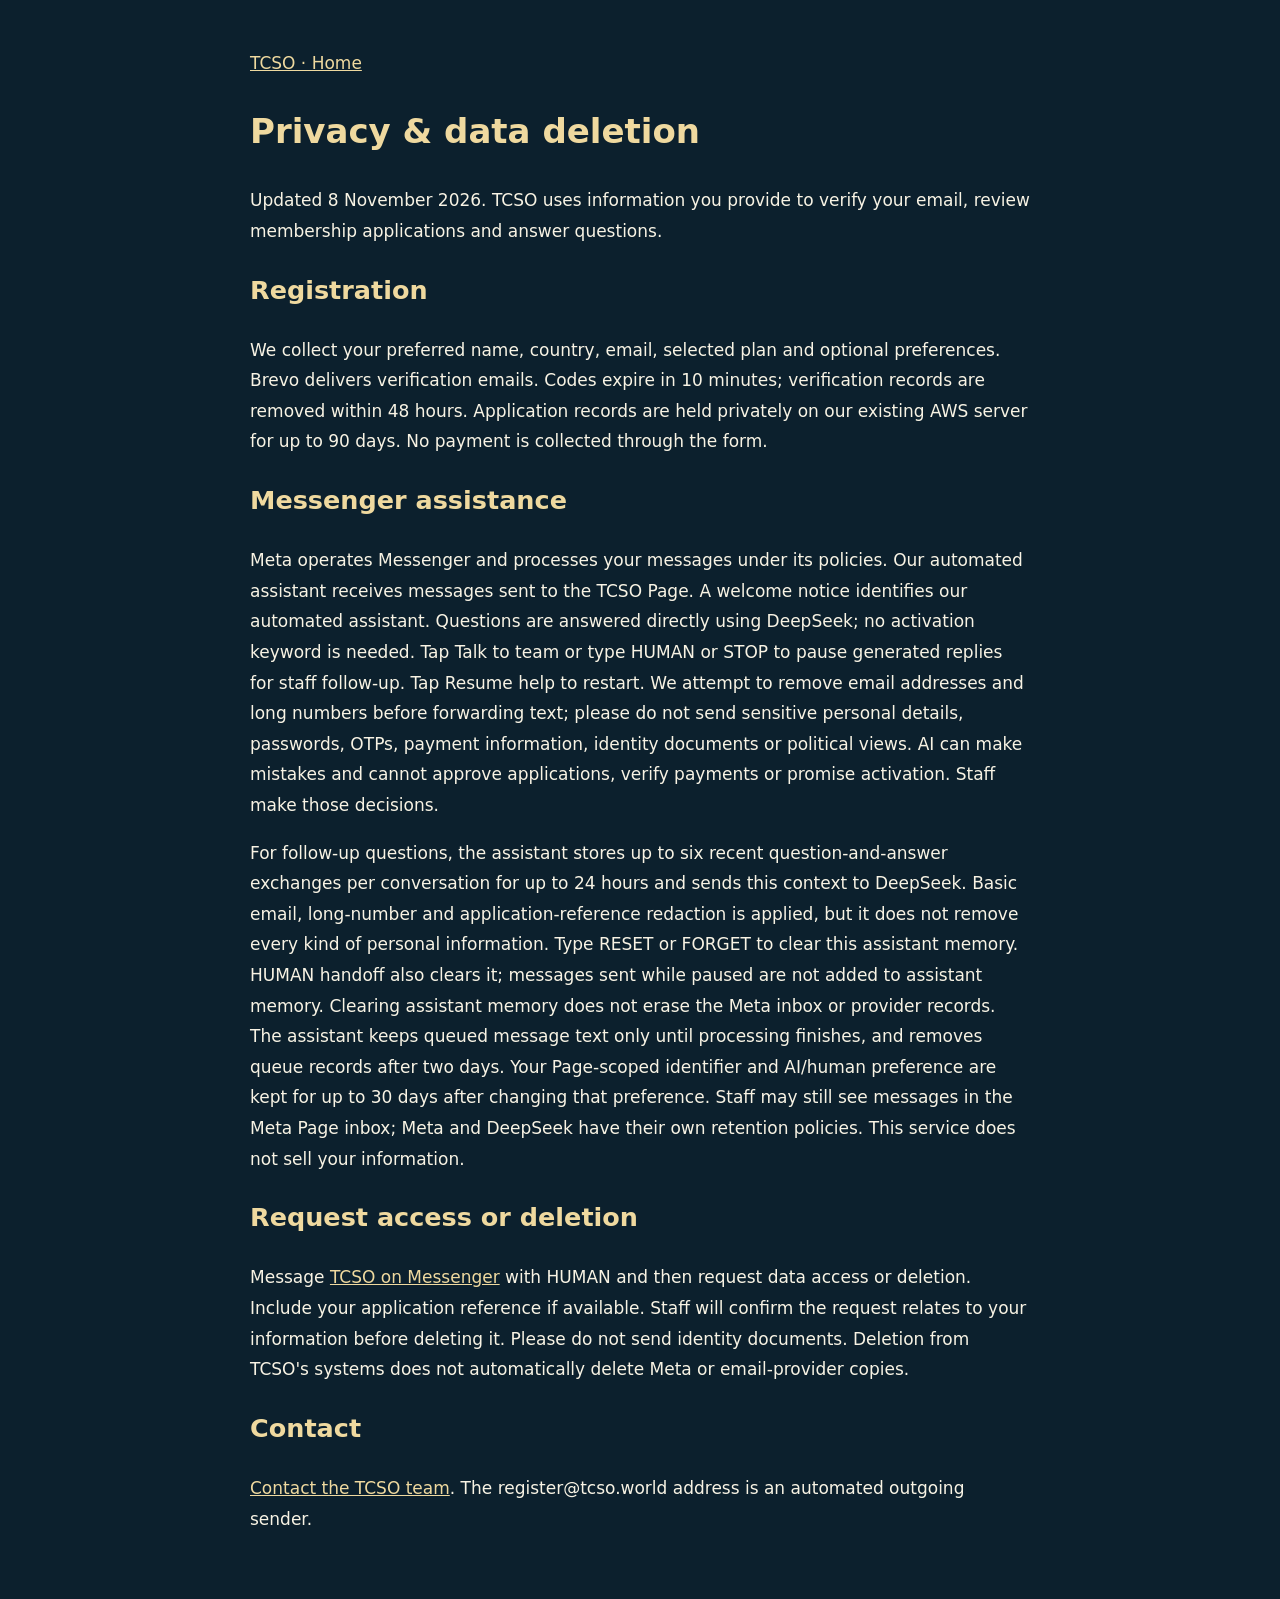
<file: privacy/index.html>
<!doctype html><html lang="en"><meta charset="utf-8"><meta name="viewport" content="width=device-width,initial-scale=1"><title>TCSO Privacy & Data Deletion</title><style>body{font:17px/1.8 system-ui;background:#0c202d;color:#f8f3e4;margin:0}main{max-width:780px;margin:auto;padding:48px 24px}h1,h2{color:#efd99f}a{color:#efd99f}</style><main><a href="/">TCSO · Home</a><h1>Privacy & data deletion</h1><p>Updated 8 November 2026. TCSO uses information you provide to verify your email, review membership applications and answer questions.</p><h2>Registration</h2><p>We collect your preferred name, country, email, selected plan and optional preferences. Brevo delivers verification emails. Codes expire in 10 minutes; verification records are removed within 48 hours. Application records are held privately on our existing AWS server for up to 90 days. No payment is collected through the form.</p><h2>Messenger assistance</h2><p>Meta operates Messenger and processes your messages under its policies. Our automated assistant receives messages sent to the TCSO Page. A welcome notice identifies our automated assistant. Questions are answered directly using DeepSeek; no activation keyword is needed. Tap Talk to team or type HUMAN or STOP to pause generated replies for staff follow-up. Tap Resume help to restart. We attempt to remove email addresses and long numbers before forwarding text; please do not send sensitive personal details, passwords, OTPs, payment information, identity documents or political views. AI can make mistakes and cannot approve applications, verify payments or promise activation. Staff make those decisions.</p><p>For follow-up questions, the assistant stores up to six recent question-and-answer exchanges per conversation for up to 24 hours and sends this context to DeepSeek. Basic email, long-number and application-reference redaction is applied, but it does not remove every kind of personal information. Type RESET or FORGET to clear this assistant memory. HUMAN handoff also clears it; messages sent while paused are not added to assistant memory. Clearing assistant memory does not erase the Meta inbox or provider records. The assistant keeps queued message text only until processing finishes, and removes queue records after two days. Your Page-scoped identifier and AI/human preference are kept for up to 30 days after changing that preference. Staff may still see messages in the Meta Page inbox; Meta and DeepSeek have their own retention policies. This service does not sell your information.</p><h2 id="deletion">Request access or deletion</h2><p>Message <a href="https://m.me/TCSODL">TCSO on Messenger</a> with HUMAN and then request data access or deletion. Include your application reference if available. Staff will confirm the request relates to your information before deleting it. Please do not send identity documents. Deletion from TCSO's systems does not automatically delete Meta or email-provider copies.</p><h2>Contact</h2><p><a href="https://m.me/TCSODL">Contact the TCSO team</a>. The register@tcso.world address is an automated outgoing sender.</p></main></html>
</file>
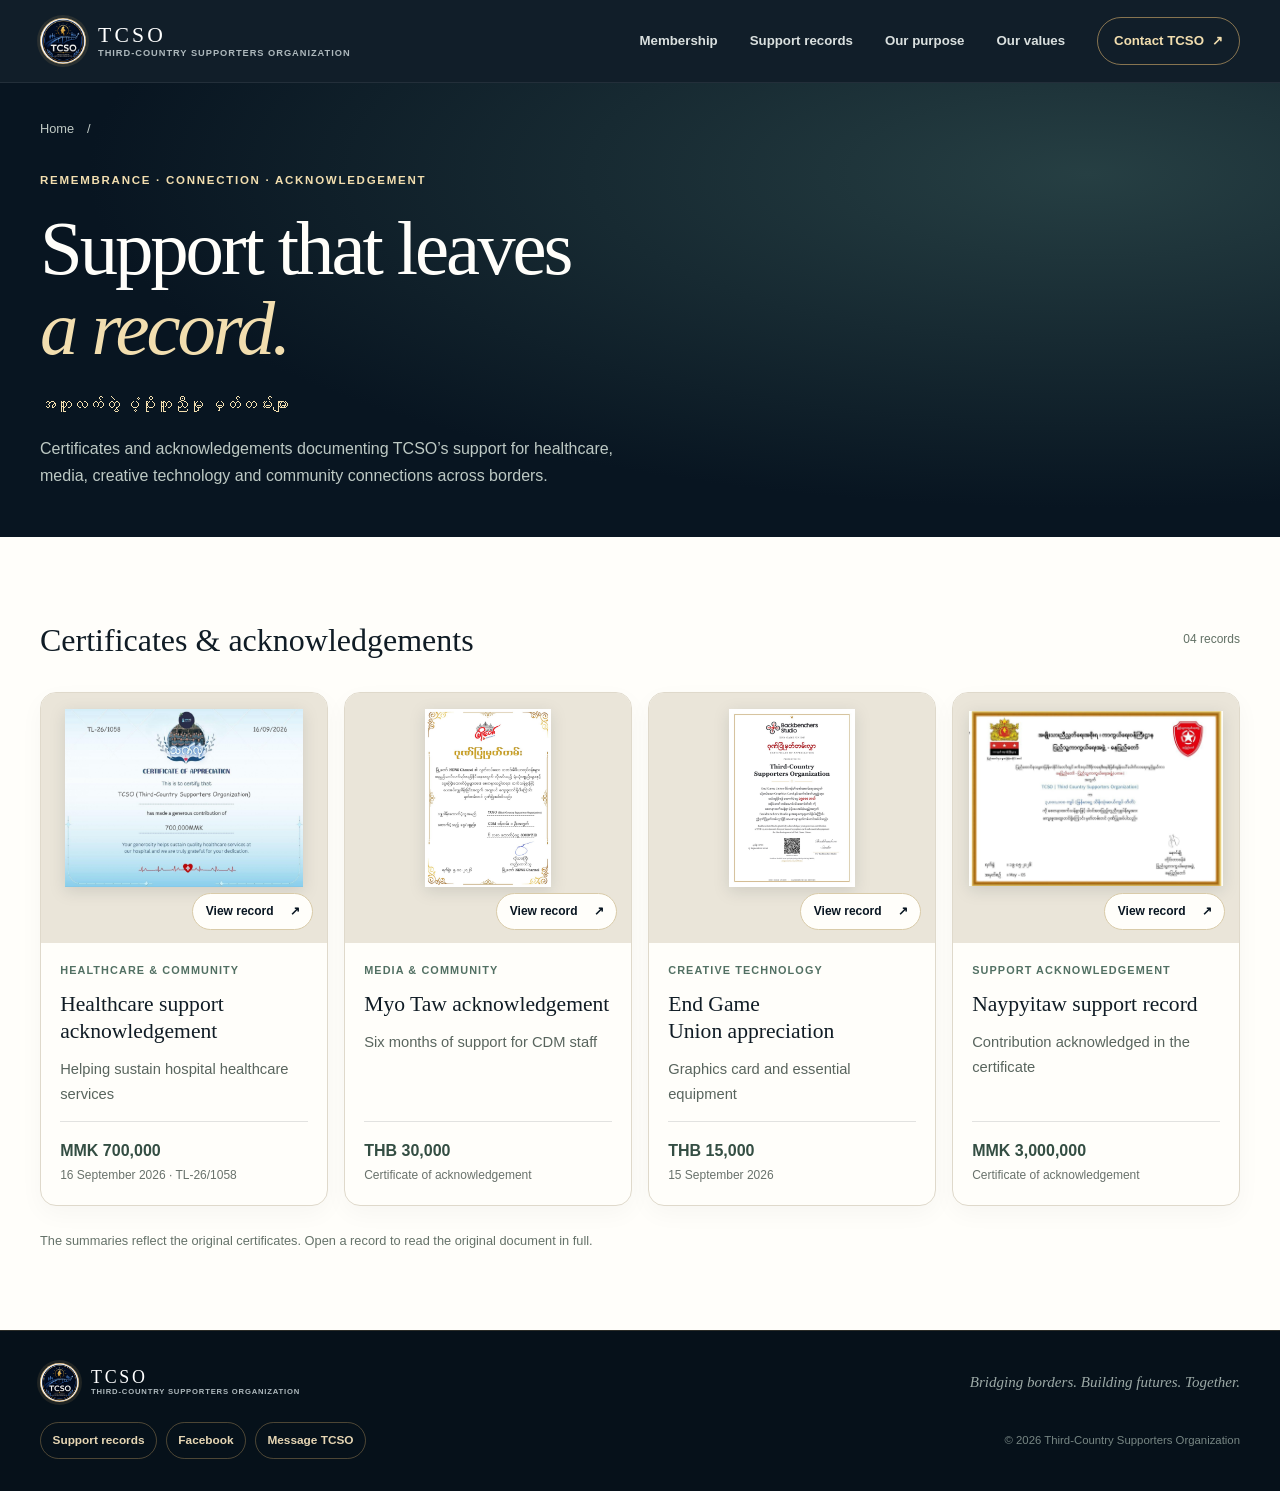
<file: support/index.html>
<!doctype html>
<html lang="en"><head>
<meta charset="utf-8"><meta name="viewport" content="width=device-width, initial-scale=1">
<meta name="theme-color" content="#081521">
<title>Support records | TCSO</title>
<meta name="description" content="Certificates and acknowledgements documenting TCSO’s support for healthcare, media, creative technology and community connections across borders.">
<meta name="robots" content="index, follow, max-image-preview:large">
<link rel="canonical" href="https://tcso.world/support/"><link rel="icon" type="image/jpeg" href="/assets/tcso-emblem.jpg">
<meta property="og:type" content="website"><meta property="og:site_name" content="Third-Country Supporters Organization">
<meta property="og:locale" content="en_US"><meta property="og:title" content="Support records | TCSO">
<meta property="og:description" content="Certificates and acknowledgements documenting TCSO’s support for healthcare, media, creative technology and community connections across borders."><meta property="og:url" content="https://tcso.world/support/">
<meta property="og:image" content="https://tcso.world/assets/tcso-social-card.jpg"><meta property="og:image:secure_url" content="https://tcso.world/assets/tcso-social-card.jpg">
<meta property="og:image:type" content="image/jpeg"><meta property="og:image:width" content="1280"><meta property="og:image:height" content="487">
<meta property="og:image:alt" content="Support records">
<meta name="twitter:card" content="summary_large_image"><meta name="twitter:title" content="Support records | TCSO">
<meta name="twitter:description" content="Certificates and acknowledgements documenting TCSO’s support for healthcare, media, creative technology and community connections across borders."><meta name="twitter:image" content="https://tcso.world/assets/tcso-social-card.jpg"><meta name="twitter:image:alt" content="Support records">
<link rel="stylesheet" href="/styles.css?v=20261108-resume-v8"><script src="/script.js?v=20261108-resume-v8" defer></script>
<noscript><style>.header-inner{flex-wrap:wrap;padding-block:1rem}.nav-toggle{display:none}.primary-nav{position:static;display:flex;flex-wrap:wrap;width:100%;box-shadow:none}</style></noscript>
</head><body><a class="skip-link" href="#main">Skip to content</a>
    <header class="site-header">
        <div class="container header-inner">
            <a class="brand" href="/" aria-label="TCSO home">
                <span class="brand-mark"><img src="/assets/tcso-emblem.jpg" alt="" width="1104" height="1104"></span>
                <span class="brand-name"><strong>TCSO</strong><small>THIRD-COUNTRY SUPPORTERS ORGANIZATION</small></span>
            </a>
            <button class="nav-toggle" type="button" aria-expanded="false" aria-controls="primary-nav" aria-label="Open navigation">
                <span></span><span></span>
            </button>
            <nav class="primary-nav" id="primary-nav" aria-label="Main navigation"><a href="/membership/">Membership</a>
                <a href="/support/">Support records</a>
                <a href="/#our-purpose">Our purpose</a>
                <a href="/#our-values">Our values</a>

                <a class="nav-cta" href="https://m.me/TCSODL" target="_blank" rel="noopener noreferrer">Contact TCSO <span aria-hidden="true">↗</span></a>
            </nav>
        </div>
    </header>

<main id="main"><section class="records-hero"><div class="container"><a class="breadcrumb" href="/">Home <span aria-hidden="true">/</span></a><p class="eyebrow">Remembrance · Connection · Acknowledgement</p><h1>Support that leaves<br><em>a record.</em></h1><p lang="my">အတူလက်တွဲ ပံ့ပိုးကူညီမှု မှတ်တမ်းများ</p><p class="records-lead">Certificates and acknowledgements documenting TCSO’s support for healthcare, media, creative technology and community connections across borders.</p></div></section><section class="support-section section-pad" aria-labelledby="collection-title"><div class="container"><div class="collection-label"><h2 id="collection-title">Certificates & acknowledgements</h2><span>04 records</span></div><div class="record-grid"><article class="record-card">
<a class="record-image" href="/support/healthcare/" aria-label="View healthcare support acknowledgement"><img src="/assets/certificates/healthcare-appreciation-tl-26-1058.jpg" width="3000" height="2250" alt="Healthcare certificate acknowledging TCSO’s MMK 700,000 contribution, reference TL-26/1058" loading="lazy" decoding="async"><span>View record <span aria-hidden="true">↗</span></span></a>
<div class="record-copy"><p class="record-category">Healthcare & community</p><h3><a href="/support/healthcare/">Healthcare support acknowledgement</a></h3><p>Helping sustain hospital healthcare services</p><div class="record-meta"><strong>MMK 700,000</strong><span><time datetime="2026-09-16">16 September 2026</time> · TL-26/1058</span></div></div>
</article>
<article class="record-card">
<a class="record-image" href="/support/myo-taw/" aria-label="View Myo Taw acknowledgement"><img src="/assets/certificates/myo-taw-appreciation-30000.jpg" width="904" height="1280" alt="Myo Taw News Channel certificate naming Third-Country Supporters Organization" loading="lazy" decoding="async"><span>View record <span aria-hidden="true">↗</span></span></a>
<div class="record-copy"><p class="record-category">Media & community</p><h3><a href="/support/myo-taw/">Myo Taw acknowledgement</a></h3><p>Six months of support for CDM staff</p><div class="record-meta"><strong>THB 30,000</strong><span>Certificate of acknowledgement</span></div></div>
</article>
<article class="record-card">
<a class="record-image" href="/support/end-game-union/" aria-label="View End Game Union appreciation"><img src="/assets/certificates/end-game-union-appreciation.jpg" width="904" height="1280" alt="Backbenchers Studio certificate naming Third-Country Supporters Organization" loading="lazy" decoding="async"><span>View record <span aria-hidden="true">↗</span></span></a>
<div class="record-copy"><p class="record-category">Creative technology</p><h3><a href="/support/end-game-union/">End Game Union appreciation</a></h3><p>Graphics card and essential equipment</p><div class="record-meta"><strong>THB 15,000</strong><span>15 September 2026</span></div></div>
</article>
<article class="record-card">
<a class="record-image" href="/support/naypyitaw/" aria-label="View Naypyitaw support record"><img src="/assets/certificates/naypyitaw-acknowledgement.jpg" width="1080" height="744" alt="Naypyitaw People’s Defence Organisation certificate naming Third-Country Supporters Organization" loading="lazy" decoding="async"><span>View record <span aria-hidden="true">↗</span></span></a>
<div class="record-copy"><p class="record-category">Support acknowledgement</p><h3><a href="/support/naypyitaw/">Naypyitaw support record</a></h3><p>Contribution acknowledged in the certificate</p><div class="record-meta"><strong>MMK 3,000,000</strong><span>Certificate of acknowledgement</span></div></div>
</article></div><p class="source-note">The summaries reflect the original certificates. Open a record to read the original document in full.</p></div></section></main>    <footer class="site-footer">
        <div class="container footer-inner">
            <a class="brand brand--footer" href="/" aria-label="TCSO home">
                <span class="brand-mark"><img src="/assets/tcso-emblem.jpg" alt="" width="1104" height="1104" loading="lazy"></span>
                <span class="brand-name"><strong>TCSO</strong><small>THIRD-COUNTRY SUPPORTERS ORGANIZATION</small></span>
            </a>
            <p>Bridging borders. Building futures. Together.</p>
            <nav class="footer-social" aria-label="TCSO social links">
                <a href="/support/">Support records</a>
                <a href="https://www.facebook.com/TCSODL" target="_blank" rel="noopener noreferrer">Facebook</a>
                <a href="https://m.me/TCSODL" target="_blank" rel="noopener noreferrer">Message TCSO</a>
            </nav>
            <small class="copyright">© <span data-current-year>2026</span> Third-Country Supporters Organization</small>
        </div>
    </footer>

</body></html>
</file>
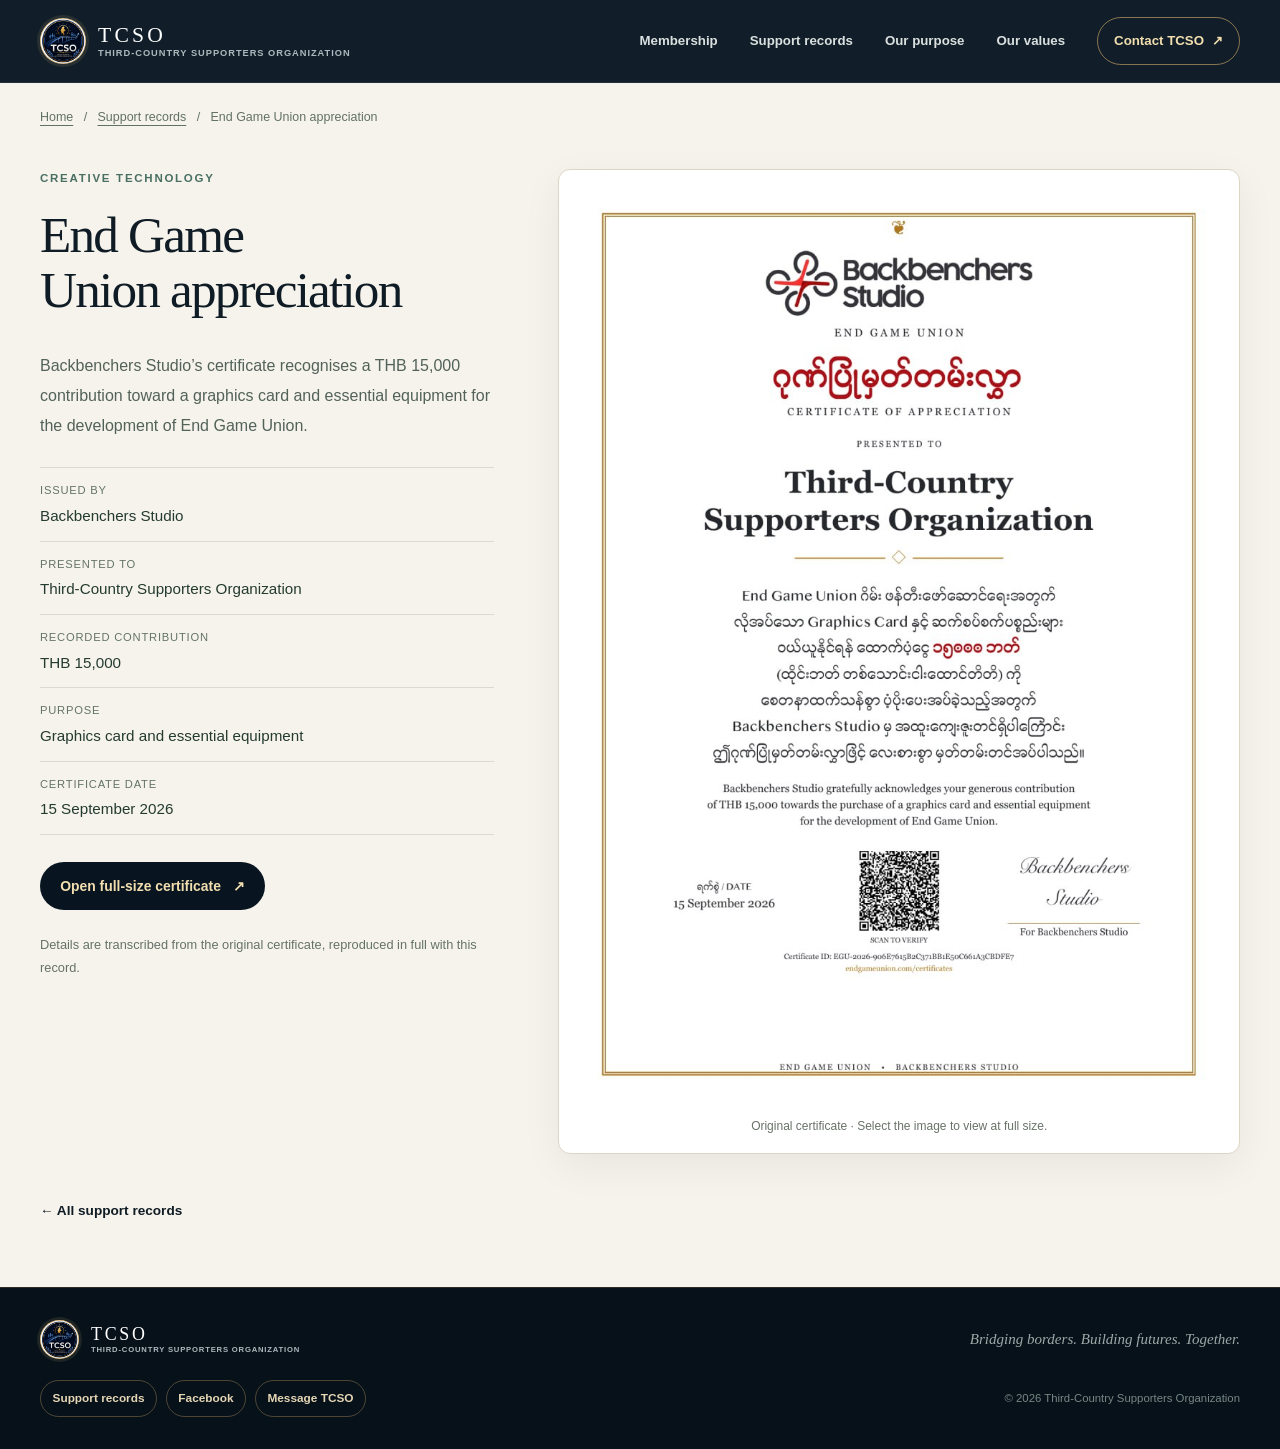
<file: support/end-game-union/index.html>
<!doctype html>
<html lang="en"><head>
<meta charset="utf-8"><meta name="viewport" content="width=device-width, initial-scale=1">
<meta name="theme-color" content="#081521">
<title>End Game Union appreciation | TCSO</title>
<meta name="description" content="Backbenchers Studio acknowledges TCSO’s THB 15,000 contribution toward equipment for the development of End Game Union.">
<meta name="robots" content="index, follow, max-image-preview:large">
<link rel="canonical" href="https://tcso.world/support/end-game-union/"><link rel="icon" type="image/jpeg" href="/assets/tcso-emblem.jpg">
<meta property="og:type" content="website"><meta property="og:site_name" content="Third-Country Supporters Organization">
<meta property="og:locale" content="en_US"><meta property="og:title" content="End Game Union appreciation | TCSO">
<meta property="og:description" content="Backbenchers Studio acknowledges TCSO’s THB 15,000 contribution toward equipment for the development of End Game Union."><meta property="og:url" content="https://tcso.world/support/end-game-union/">
<meta property="og:image" content="https://tcso.world/assets/certificates/end-game-union-appreciation.jpg"><meta property="og:image:secure_url" content="https://tcso.world/assets/certificates/end-game-union-appreciation.jpg">
<meta property="og:image:type" content="image/jpeg"><meta property="og:image:width" content="904"><meta property="og:image:height" content="1280">
<meta property="og:image:alt" content="End Game Union appreciation">
<meta name="twitter:card" content="summary_large_image"><meta name="twitter:title" content="End Game Union appreciation | TCSO">
<meta name="twitter:description" content="Backbenchers Studio acknowledges TCSO’s THB 15,000 contribution toward equipment for the development of End Game Union."><meta name="twitter:image" content="https://tcso.world/assets/certificates/end-game-union-appreciation.jpg"><meta name="twitter:image:alt" content="End Game Union appreciation">
<link rel="stylesheet" href="/styles.css?v=20261108-resume-v8"><script src="/script.js?v=20261108-resume-v8" defer></script>
<script type="application/ld+json">{"@context": "https://schema.org", "@type": "WebPage", "name": "End Game Union appreciation", "description": "Backbenchers Studio acknowledges TCSO’s THB 15,000 contribution toward equipment for the development of End Game Union.", "url": "https://tcso.world/support/end-game-union/", "image": "https://tcso.world/assets/certificates/end-game-union-appreciation.jpg", "isPartOf": {"@type": "WebSite", "name": "TCSO", "url": "https://tcso.world/"}}</script><noscript><style>.header-inner{flex-wrap:wrap;padding-block:1rem}.nav-toggle{display:none}.primary-nav{position:static;display:flex;flex-wrap:wrap;width:100%;box-shadow:none}</style></noscript>
</head><body><a class="skip-link" href="#main">Skip to content</a>
    <header class="site-header">
        <div class="container header-inner">
            <a class="brand" href="/" aria-label="TCSO home">
                <span class="brand-mark"><img src="/assets/tcso-emblem.jpg" alt="" width="1104" height="1104"></span>
                <span class="brand-name"><strong>TCSO</strong><small>THIRD-COUNTRY SUPPORTERS ORGANIZATION</small></span>
            </a>
            <button class="nav-toggle" type="button" aria-expanded="false" aria-controls="primary-nav" aria-label="Open navigation">
                <span></span><span></span>
            </button>
            <nav class="primary-nav" id="primary-nav" aria-label="Main navigation"><a href="/membership/">Membership</a>
                <a href="/support/">Support records</a>
                <a href="/#our-purpose">Our purpose</a>
                <a href="/#our-values">Our values</a>

                <a class="nav-cta" href="https://m.me/TCSODL" target="_blank" rel="noopener noreferrer">Contact TCSO <span aria-hidden="true">↗</span></a>
            </nav>
        </div>
    </header>

<main id="main" class="record-page"><div class="container"><nav class="breadcrumbs" aria-label="Breadcrumb"><a href="/">Home</a><span aria-hidden="true">/</span><a href="/support/">Support records</a><span aria-hidden="true">/</span><span aria-current="page">End Game Union appreciation</span></nav>
<div class="record-detail"><div class="record-detail-copy"><p class="eyebrow eyebrow--dark">Creative technology</p><h1>End Game Union appreciation</h1><p class="record-summary">Backbenchers Studio’s certificate recognises a THB 15,000 contribution toward a graphics card and essential equipment for the development of End Game Union.</p><dl class="record-facts"><div><dt>Issued by</dt><dd>Backbenchers Studio</dd></div><div><dt>Presented to</dt><dd>Third-Country Supporters Organization</dd></div><div><dt>Recorded contribution</dt><dd>THB 15,000</dd></div><div><dt>Purpose</dt><dd>Graphics card and essential equipment</dd></div><div><dt>Certificate date</dt><dd>15 September 2026</dd></div></dl><a class="button button--ink" href="/assets/certificates/end-game-union-appreciation.jpg" target="_blank" rel="noopener">Open full-size certificate <span aria-hidden="true">↗</span></a><p class="source-note">Details are transcribed from the original certificate, reproduced in full with this record.</p></div>
<figure class="certificate-document"><a href="/assets/certificates/end-game-union-appreciation.jpg" target="_blank" rel="noopener" aria-label="Open full-size End Game Union appreciation"><img src="/assets/certificates/end-game-union-appreciation.jpg" width="904" height="1280" alt="Original Backbenchers Studio certificate acknowledging THB 15,000 from TCSO" fetchpriority="high"></a><figcaption>Original certificate · Select the image to view at full size.</figcaption></figure></div><div class="record-return"><a class="text-link text-link--dark" href="/support/">← All support records</a></div></div></main>    <footer class="site-footer">
        <div class="container footer-inner">
            <a class="brand brand--footer" href="/" aria-label="TCSO home">
                <span class="brand-mark"><img src="/assets/tcso-emblem.jpg" alt="" width="1104" height="1104" loading="lazy"></span>
                <span class="brand-name"><strong>TCSO</strong><small>THIRD-COUNTRY SUPPORTERS ORGANIZATION</small></span>
            </a>
            <p>Bridging borders. Building futures. Together.</p>
            <nav class="footer-social" aria-label="TCSO social links">
                <a href="/support/">Support records</a>
                <a href="https://www.facebook.com/TCSODL" target="_blank" rel="noopener noreferrer">Facebook</a>
                <a href="https://m.me/TCSODL" target="_blank" rel="noopener noreferrer">Message TCSO</a>
            </nav>
            <small class="copyright">© <span data-current-year>2026</span> Third-Country Supporters Organization</small>
        </div>
    </footer>

</body></html>
</file>
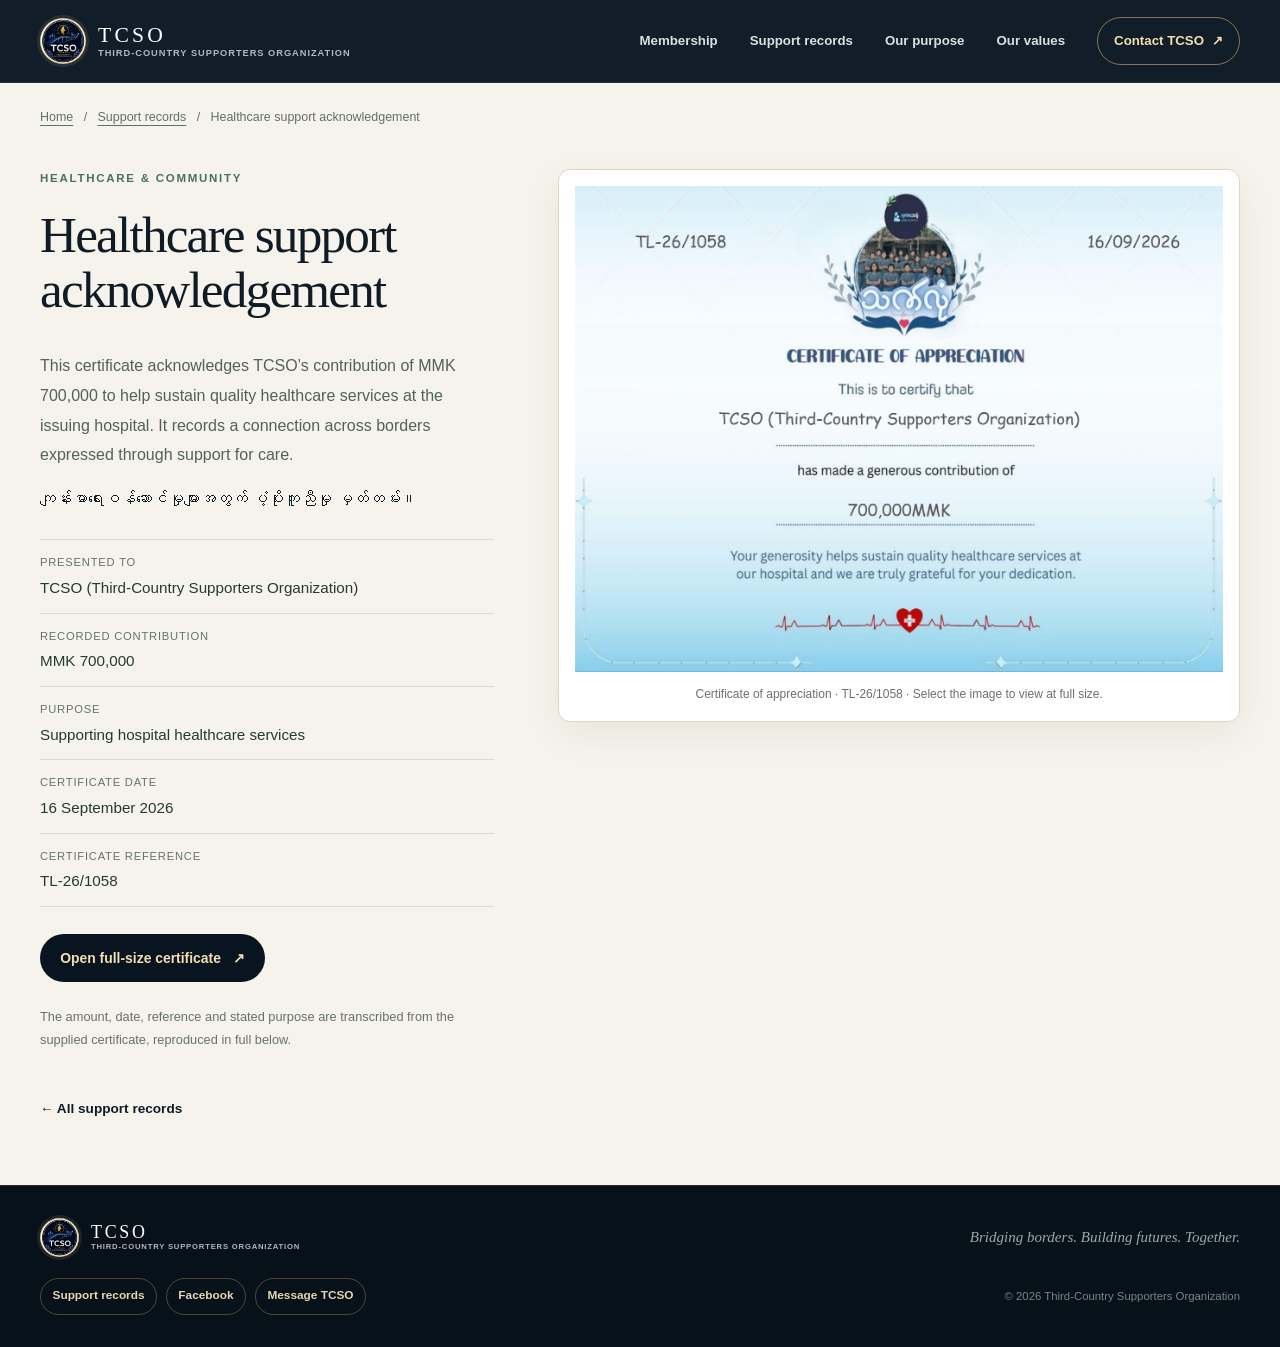
<file: support/healthcare/index.html>
<!doctype html>
<html lang="en"><head>
<meta charset="utf-8"><meta name="viewport" content="width=device-width, initial-scale=1">
<meta name="theme-color" content="#081521">
<title>Healthcare support acknowledgement | TCSO</title>
<meta name="description" content="A certificate dated 16 September 2026 acknowledges TCSO’s MMK 700,000 contribution to sustain hospital healthcare services. Reference TL-26/1058.">
<meta name="robots" content="index, follow, max-image-preview:large">
<link rel="canonical" href="https://tcso.world/support/healthcare/"><link rel="icon" type="image/jpeg" href="/assets/tcso-emblem.jpg">
<meta property="og:type" content="website"><meta property="og:site_name" content="Third-Country Supporters Organization">
<meta property="og:locale" content="en_US"><meta property="og:title" content="Healthcare support acknowledgement | TCSO">
<meta property="og:description" content="A certificate dated 16 September 2026 acknowledges TCSO’s MMK 700,000 contribution to sustain hospital healthcare services. Reference TL-26/1058."><meta property="og:url" content="https://tcso.world/support/healthcare/">
<meta property="og:image" content="https://tcso.world/assets/certificates/healthcare-appreciation-tl-26-1058.jpg"><meta property="og:image:secure_url" content="https://tcso.world/assets/certificates/healthcare-appreciation-tl-26-1058.jpg">
<meta property="og:image:type" content="image/jpeg"><meta property="og:image:width" content="3000"><meta property="og:image:height" content="2250">
<meta property="og:image:alt" content="Healthcare support acknowledgement">
<meta name="twitter:card" content="summary_large_image"><meta name="twitter:title" content="Healthcare support acknowledgement | TCSO">
<meta name="twitter:description" content="A certificate dated 16 September 2026 acknowledges TCSO’s MMK 700,000 contribution to sustain hospital healthcare services. Reference TL-26/1058."><meta name="twitter:image" content="https://tcso.world/assets/certificates/healthcare-appreciation-tl-26-1058.jpg"><meta name="twitter:image:alt" content="Healthcare support acknowledgement">
<link rel="stylesheet" href="/styles.css?v=20261108-resume-v8"><script src="/script.js?v=20261108-resume-v8" defer></script>
<script type="application/ld+json">{"@context": "https://schema.org", "@type": "WebPage", "name": "Healthcare support acknowledgement", "description": "A certificate dated 16 September 2026 acknowledges TCSO’s MMK 700,000 contribution to sustain hospital healthcare services. Reference TL-26/1058.", "url": "https://tcso.world/support/healthcare/", "image": "https://tcso.world/assets/certificates/healthcare-appreciation-tl-26-1058.jpg", "isPartOf": {"@type": "WebSite", "name": "TCSO", "url": "https://tcso.world/"}}</script><noscript><style>.header-inner{flex-wrap:wrap;padding-block:1rem}.nav-toggle{display:none}.primary-nav{position:static;display:flex;flex-wrap:wrap;width:100%;box-shadow:none}</style></noscript>
</head><body><a class="skip-link" href="#main">Skip to content</a>
    <header class="site-header">
        <div class="container header-inner">
            <a class="brand" href="/" aria-label="TCSO home">
                <span class="brand-mark"><img src="/assets/tcso-emblem.jpg" alt="" width="1104" height="1104"></span>
                <span class="brand-name"><strong>TCSO</strong><small>THIRD-COUNTRY SUPPORTERS ORGANIZATION</small></span>
            </a>
            <button class="nav-toggle" type="button" aria-expanded="false" aria-controls="primary-nav" aria-label="Open navigation">
                <span></span><span></span>
            </button>
            <nav class="primary-nav" id="primary-nav" aria-label="Main navigation"><a href="/membership/">Membership</a>
                <a href="/support/">Support records</a>
                <a href="/#our-purpose">Our purpose</a>
                <a href="/#our-values">Our values</a>

                <a class="nav-cta" href="https://m.me/TCSODL" target="_blank" rel="noopener noreferrer">Contact TCSO <span aria-hidden="true">↗</span></a>
            </nav>
        </div>
    </header>

<main id="main" class="record-page"><div class="container"><nav class="breadcrumbs" aria-label="Breadcrumb"><a href="/">Home</a><span aria-hidden="true">/</span><a href="/support/">Support records</a><span aria-hidden="true">/</span><span aria-current="page">Healthcare support acknowledgement</span></nav>
<div class="record-detail"><div class="record-detail-copy"><p class="eyebrow eyebrow--dark">Healthcare & community</p><h1>Healthcare support acknowledgement</h1><p class="record-summary">This certificate acknowledges TCSO’s contribution of MMK 700,000 to help sustain quality healthcare services at the issuing hospital. It records a connection across borders expressed through support for care.</p><p lang="my">ကျန်းမာရေးဝန်ဆောင်မှုများအတွက် ပံ့ပိုးကူညီမှု မှတ်တမ်း။</p><dl class="record-facts"><div><dt>Presented to</dt><dd>TCSO (Third-Country Supporters Organization)</dd></div><div><dt>Recorded contribution</dt><dd>MMK 700,000</dd></div><div><dt>Purpose</dt><dd>Supporting hospital healthcare services</dd></div><div><dt>Certificate date</dt><dd><time datetime="2026-09-16">16 September 2026</time></dd></div><div><dt>Certificate reference</dt><dd>TL-26/1058</dd></div></dl><a class="button button--ink" href="/assets/certificates/healthcare-appreciation-tl-26-1058.jpg" target="_blank" rel="noopener">Open full-size certificate <span aria-hidden="true">↗</span></a><p class="source-note">The amount, date, reference and stated purpose are transcribed from the supplied certificate, reproduced in full below.</p></div>
<figure class="certificate-document"><a href="/assets/certificates/healthcare-appreciation-tl-26-1058.jpg" target="_blank" rel="noopener" aria-label="Open full-size healthcare certificate"><img src="/assets/certificates/healthcare-appreciation-tl-26-1058.jpg" width="3000" height="2250" alt="Certificate TL-26/1058 dated 16 September 2026 acknowledging TCSO’s MMK 700,000 contribution for hospital healthcare services" fetchpriority="high"></a><figcaption>Certificate of appreciation · TL-26/1058 · Select the image to view at full size.</figcaption></figure></div><div class="record-return"><a class="text-link text-link--dark" href="/support/">← All support records</a></div></div></main>    <footer class="site-footer">
        <div class="container footer-inner">
            <a class="brand brand--footer" href="/" aria-label="TCSO home">
                <span class="brand-mark"><img src="/assets/tcso-emblem.jpg" alt="" width="1104" height="1104" loading="lazy"></span>
                <span class="brand-name"><strong>TCSO</strong><small>THIRD-COUNTRY SUPPORTERS ORGANIZATION</small></span>
            </a>
            <p>Bridging borders. Building futures. Together.</p>
            <nav class="footer-social" aria-label="TCSO social links">
                <a href="/support/">Support records</a>
                <a href="https://www.facebook.com/TCSODL" target="_blank" rel="noopener noreferrer">Facebook</a>
                <a href="https://m.me/TCSODL" target="_blank" rel="noopener noreferrer">Message TCSO</a>
            </nav>
            <small class="copyright">© <span data-current-year>2026</span> Third-Country Supporters Organization</small>
        </div>
    </footer>

</body></html>
</file>
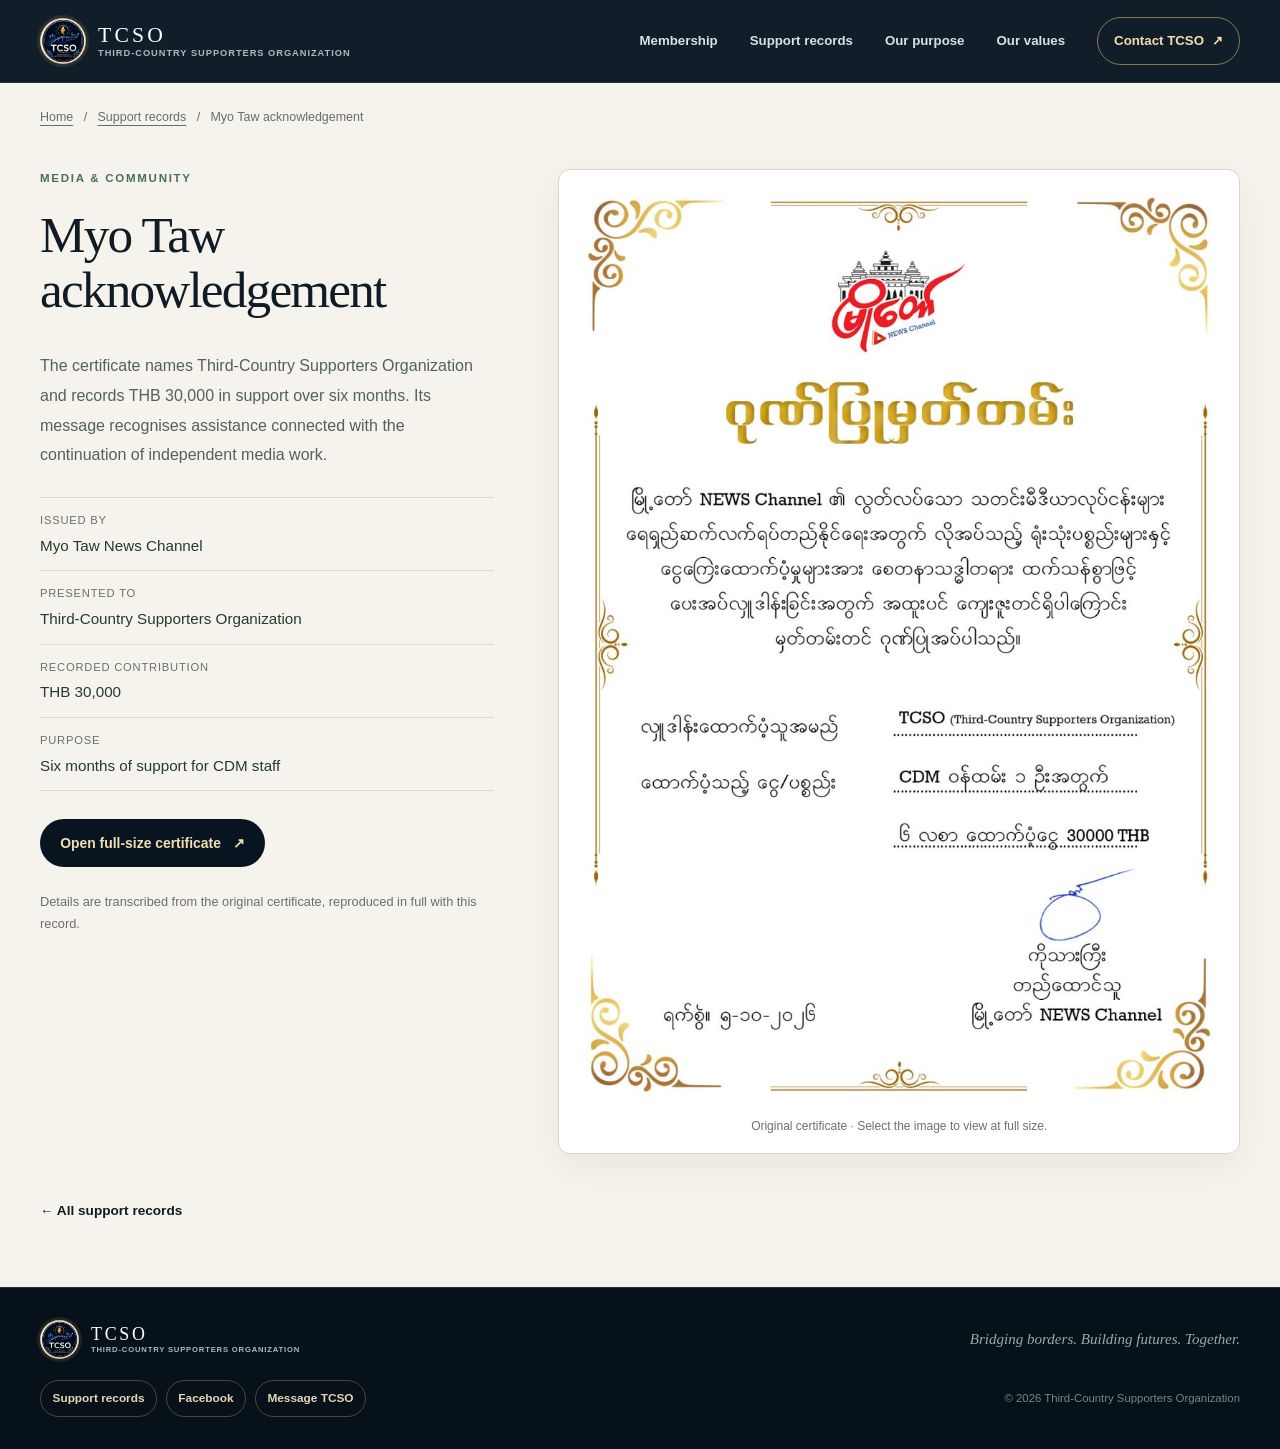
<file: support/myo-taw/index.html>
<!doctype html>
<html lang="en"><head>
<meta charset="utf-8"><meta name="viewport" content="width=device-width, initial-scale=1">
<meta name="theme-color" content="#081521">
<title>Myo Taw acknowledgement | TCSO</title>
<meta name="description" content="Myo Taw News Channel acknowledges TCSO’s THB 30,000 contribution for six months of support for CDM staff.">
<meta name="robots" content="index, follow, max-image-preview:large">
<link rel="canonical" href="https://tcso.world/support/myo-taw/"><link rel="icon" type="image/jpeg" href="/assets/tcso-emblem.jpg">
<meta property="og:type" content="website"><meta property="og:site_name" content="Third-Country Supporters Organization">
<meta property="og:locale" content="en_US"><meta property="og:title" content="Myo Taw acknowledgement | TCSO">
<meta property="og:description" content="Myo Taw News Channel acknowledges TCSO’s THB 30,000 contribution for six months of support for CDM staff."><meta property="og:url" content="https://tcso.world/support/myo-taw/">
<meta property="og:image" content="https://tcso.world/assets/certificates/myo-taw-appreciation-30000.jpg"><meta property="og:image:secure_url" content="https://tcso.world/assets/certificates/myo-taw-appreciation-30000.jpg">
<meta property="og:image:type" content="image/jpeg"><meta property="og:image:width" content="904"><meta property="og:image:height" content="1280">
<meta property="og:image:alt" content="Myo Taw acknowledgement">
<meta name="twitter:card" content="summary_large_image"><meta name="twitter:title" content="Myo Taw acknowledgement | TCSO">
<meta name="twitter:description" content="Myo Taw News Channel acknowledges TCSO’s THB 30,000 contribution for six months of support for CDM staff."><meta name="twitter:image" content="https://tcso.world/assets/certificates/myo-taw-appreciation-30000.jpg"><meta name="twitter:image:alt" content="Myo Taw acknowledgement">
<link rel="stylesheet" href="/styles.css?v=20261108-resume-v8"><script src="/script.js?v=20261108-resume-v8" defer></script>
<script type="application/ld+json">{"@context": "https://schema.org", "@type": "WebPage", "name": "Myo Taw acknowledgement", "description": "Myo Taw News Channel acknowledges TCSO’s THB 30,000 contribution for six months of support for CDM staff.", "url": "https://tcso.world/support/myo-taw/", "image": "https://tcso.world/assets/certificates/myo-taw-appreciation-30000.jpg", "isPartOf": {"@type": "WebSite", "name": "TCSO", "url": "https://tcso.world/"}}</script><noscript><style>.header-inner{flex-wrap:wrap;padding-block:1rem}.nav-toggle{display:none}.primary-nav{position:static;display:flex;flex-wrap:wrap;width:100%;box-shadow:none}</style></noscript>
</head><body><a class="skip-link" href="#main">Skip to content</a>
    <header class="site-header">
        <div class="container header-inner">
            <a class="brand" href="/" aria-label="TCSO home">
                <span class="brand-mark"><img src="/assets/tcso-emblem.jpg" alt="" width="1104" height="1104"></span>
                <span class="brand-name"><strong>TCSO</strong><small>THIRD-COUNTRY SUPPORTERS ORGANIZATION</small></span>
            </a>
            <button class="nav-toggle" type="button" aria-expanded="false" aria-controls="primary-nav" aria-label="Open navigation">
                <span></span><span></span>
            </button>
            <nav class="primary-nav" id="primary-nav" aria-label="Main navigation"><a href="/membership/">Membership</a>
                <a href="/support/">Support records</a>
                <a href="/#our-purpose">Our purpose</a>
                <a href="/#our-values">Our values</a>

                <a class="nav-cta" href="https://m.me/TCSODL" target="_blank" rel="noopener noreferrer">Contact TCSO <span aria-hidden="true">↗</span></a>
            </nav>
        </div>
    </header>

<main id="main" class="record-page"><div class="container"><nav class="breadcrumbs" aria-label="Breadcrumb"><a href="/">Home</a><span aria-hidden="true">/</span><a href="/support/">Support records</a><span aria-hidden="true">/</span><span aria-current="page">Myo Taw acknowledgement</span></nav>
<div class="record-detail"><div class="record-detail-copy"><p class="eyebrow eyebrow--dark">Media & community</p><h1>Myo Taw acknowledgement</h1><p class="record-summary">The certificate names Third-Country Supporters Organization and records THB 30,000 in support over six months. Its message recognises assistance connected with the continuation of independent media work.</p><dl class="record-facts"><div><dt>Issued by</dt><dd>Myo Taw News Channel</dd></div><div><dt>Presented to</dt><dd>Third-Country Supporters Organization</dd></div><div><dt>Recorded contribution</dt><dd>THB 30,000</dd></div><div><dt>Purpose</dt><dd>Six months of support for CDM staff</dd></div></dl><a class="button button--ink" href="/assets/certificates/myo-taw-appreciation-30000.jpg" target="_blank" rel="noopener">Open full-size certificate <span aria-hidden="true">↗</span></a><p class="source-note">Details are transcribed from the original certificate, reproduced in full with this record.</p></div>
<figure class="certificate-document"><a href="/assets/certificates/myo-taw-appreciation-30000.jpg" target="_blank" rel="noopener" aria-label="Open full-size Myo Taw acknowledgement"><img src="/assets/certificates/myo-taw-appreciation-30000.jpg" width="904" height="1280" alt="Original Myo Taw News Channel certificate acknowledging THB 30,000 from TCSO" fetchpriority="high"></a><figcaption>Original certificate · Select the image to view at full size.</figcaption></figure></div><div class="record-return"><a class="text-link text-link--dark" href="/support/">← All support records</a></div></div></main>    <footer class="site-footer">
        <div class="container footer-inner">
            <a class="brand brand--footer" href="/" aria-label="TCSO home">
                <span class="brand-mark"><img src="/assets/tcso-emblem.jpg" alt="" width="1104" height="1104" loading="lazy"></span>
                <span class="brand-name"><strong>TCSO</strong><small>THIRD-COUNTRY SUPPORTERS ORGANIZATION</small></span>
            </a>
            <p>Bridging borders. Building futures. Together.</p>
            <nav class="footer-social" aria-label="TCSO social links">
                <a href="/support/">Support records</a>
                <a href="https://www.facebook.com/TCSODL" target="_blank" rel="noopener noreferrer">Facebook</a>
                <a href="https://m.me/TCSODL" target="_blank" rel="noopener noreferrer">Message TCSO</a>
            </nav>
            <small class="copyright">© <span data-current-year>2026</span> Third-Country Supporters Organization</small>
        </div>
    </footer>

</body></html>
</file>
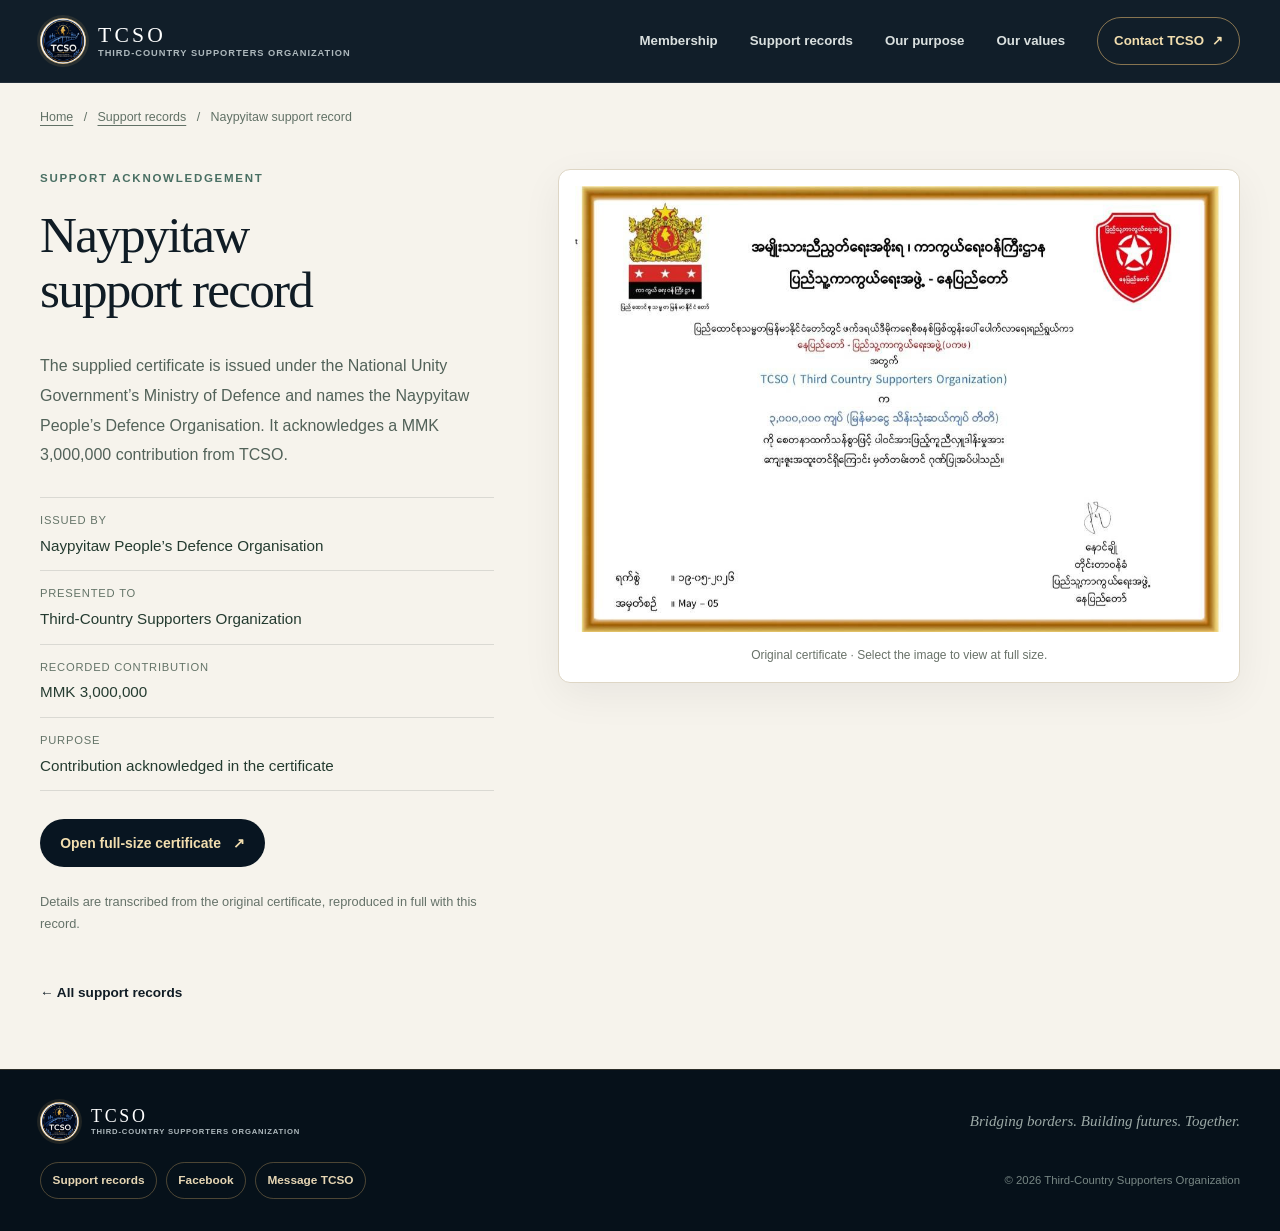
<file: support/naypyitaw/index.html>
<!doctype html>
<html lang="en"><head>
<meta charset="utf-8"><meta name="viewport" content="width=device-width, initial-scale=1">
<meta name="theme-color" content="#081521">
<title>Naypyitaw support record | TCSO</title>
<meta name="description" content="A Naypyitaw People’s Defence Organisation certificate recording a MMK 3,000,000 contribution from TCSO.">
<meta name="robots" content="index, follow, max-image-preview:large">
<link rel="canonical" href="https://tcso.world/support/naypyitaw/"><link rel="icon" type="image/jpeg" href="/assets/tcso-emblem.jpg">
<meta property="og:type" content="website"><meta property="og:site_name" content="Third-Country Supporters Organization">
<meta property="og:locale" content="en_US"><meta property="og:title" content="Naypyitaw support record | TCSO">
<meta property="og:description" content="A Naypyitaw People’s Defence Organisation certificate recording a MMK 3,000,000 contribution from TCSO."><meta property="og:url" content="https://tcso.world/support/naypyitaw/">
<meta property="og:image" content="https://tcso.world/assets/certificates/naypyitaw-acknowledgement.jpg"><meta property="og:image:secure_url" content="https://tcso.world/assets/certificates/naypyitaw-acknowledgement.jpg">
<meta property="og:image:type" content="image/jpeg"><meta property="og:image:width" content="1080"><meta property="og:image:height" content="744">
<meta property="og:image:alt" content="Naypyitaw support record">
<meta name="twitter:card" content="summary_large_image"><meta name="twitter:title" content="Naypyitaw support record | TCSO">
<meta name="twitter:description" content="A Naypyitaw People’s Defence Organisation certificate recording a MMK 3,000,000 contribution from TCSO."><meta name="twitter:image" content="https://tcso.world/assets/certificates/naypyitaw-acknowledgement.jpg"><meta name="twitter:image:alt" content="Naypyitaw support record">
<link rel="stylesheet" href="/styles.css?v=20261108-resume-v8"><script src="/script.js?v=20261108-resume-v8" defer></script>
<script type="application/ld+json">{"@context": "https://schema.org", "@type": "WebPage", "name": "Naypyitaw support record", "description": "A Naypyitaw People’s Defence Organisation certificate recording a MMK 3,000,000 contribution from TCSO.", "url": "https://tcso.world/support/naypyitaw/", "image": "https://tcso.world/assets/certificates/naypyitaw-acknowledgement.jpg", "isPartOf": {"@type": "WebSite", "name": "TCSO", "url": "https://tcso.world/"}}</script><noscript><style>.header-inner{flex-wrap:wrap;padding-block:1rem}.nav-toggle{display:none}.primary-nav{position:static;display:flex;flex-wrap:wrap;width:100%;box-shadow:none}</style></noscript>
</head><body><a class="skip-link" href="#main">Skip to content</a>
    <header class="site-header">
        <div class="container header-inner">
            <a class="brand" href="/" aria-label="TCSO home">
                <span class="brand-mark"><img src="/assets/tcso-emblem.jpg" alt="" width="1104" height="1104"></span>
                <span class="brand-name"><strong>TCSO</strong><small>THIRD-COUNTRY SUPPORTERS ORGANIZATION</small></span>
            </a>
            <button class="nav-toggle" type="button" aria-expanded="false" aria-controls="primary-nav" aria-label="Open navigation">
                <span></span><span></span>
            </button>
            <nav class="primary-nav" id="primary-nav" aria-label="Main navigation"><a href="/membership/">Membership</a>
                <a href="/support/">Support records</a>
                <a href="/#our-purpose">Our purpose</a>
                <a href="/#our-values">Our values</a>

                <a class="nav-cta" href="https://m.me/TCSODL" target="_blank" rel="noopener noreferrer">Contact TCSO <span aria-hidden="true">↗</span></a>
            </nav>
        </div>
    </header>

<main id="main" class="record-page"><div class="container"><nav class="breadcrumbs" aria-label="Breadcrumb"><a href="/">Home</a><span aria-hidden="true">/</span><a href="/support/">Support records</a><span aria-hidden="true">/</span><span aria-current="page">Naypyitaw support record</span></nav>
<div class="record-detail"><div class="record-detail-copy"><p class="eyebrow eyebrow--dark">Support acknowledgement</p><h1>Naypyitaw support record</h1><p class="record-summary">The supplied certificate is issued under the National Unity Government’s Ministry of Defence and names the Naypyitaw People’s Defence Organisation. It acknowledges a MMK 3,000,000 contribution from TCSO.</p><dl class="record-facts"><div><dt>Issued by</dt><dd>Naypyitaw People’s Defence Organisation</dd></div><div><dt>Presented to</dt><dd>Third-Country Supporters Organization</dd></div><div><dt>Recorded contribution</dt><dd>MMK 3,000,000</dd></div><div><dt>Purpose</dt><dd>Contribution acknowledged in the certificate</dd></div></dl><a class="button button--ink" href="/assets/certificates/naypyitaw-acknowledgement.jpg" target="_blank" rel="noopener">Open full-size certificate <span aria-hidden="true">↗</span></a><p class="source-note">Details are transcribed from the original certificate, reproduced in full with this record.</p></div>
<figure class="certificate-document"><a href="/assets/certificates/naypyitaw-acknowledgement.jpg" target="_blank" rel="noopener" aria-label="Open full-size Naypyitaw support record"><img src="/assets/certificates/naypyitaw-acknowledgement.jpg" width="1080" height="744" alt="Original Naypyitaw People’s Defence Organisation certificate acknowledging MMK 3,000,000 from TCSO" fetchpriority="high"></a><figcaption>Original certificate · Select the image to view at full size.</figcaption></figure></div><div class="record-return"><a class="text-link text-link--dark" href="/support/">← All support records</a></div></div></main>    <footer class="site-footer">
        <div class="container footer-inner">
            <a class="brand brand--footer" href="/" aria-label="TCSO home">
                <span class="brand-mark"><img src="/assets/tcso-emblem.jpg" alt="" width="1104" height="1104" loading="lazy"></span>
                <span class="brand-name"><strong>TCSO</strong><small>THIRD-COUNTRY SUPPORTERS ORGANIZATION</small></span>
            </a>
            <p>Bridging borders. Building futures. Together.</p>
            <nav class="footer-social" aria-label="TCSO social links">
                <a href="/support/">Support records</a>
                <a href="https://www.facebook.com/TCSODL" target="_blank" rel="noopener noreferrer">Facebook</a>
                <a href="https://m.me/TCSODL" target="_blank" rel="noopener noreferrer">Message TCSO</a>
            </nav>
            <small class="copyright">© <span data-current-year>2026</span> Third-Country Supporters Organization</small>
        </div>
    </footer>

</body></html>
</file>
<file: styles.css>
@charset "utf-8";

:root {
    color-scheme: light;
    --ink: #101c25;
    --ink-soft: #66716f;
    --navy: #081521;
    --navy-mid: #10263a;
    --gold: #d5ad6b;
    --gold-pale: #f2deaf;
    --jade: #496f63;
    --paper: #f6f3ec;
    --white: #fffefa;
    --line: rgb(16 28 37 / 0.12);
    --serif: "Iowan Old Style", "Baskerville", "Palatino Linotype", Georgia, serif;
    --sans: -apple-system, BlinkMacSystemFont, "Segoe UI", "Noto Sans Myanmar", "Myanmar Text", Arial, sans-serif;
    --myanmar: "Noto Sans Myanmar", "Myanmar Text", "Padauk", var(--sans);
    --max-width: 1200px;
}

* { box-sizing: border-box; }
html { scroll-behavior: smooth; scroll-padding-top: 5rem; }
body { margin: 0; color: var(--ink); background: var(--paper); font-family: var(--sans); font-size: 16px; line-height: 1.65; -webkit-font-smoothing: antialiased; text-rendering: optimizeLegibility; }
img { display: block; max-width: 100%; }
a { color: inherit; }
button, a { -webkit-tap-highlight-color: transparent; }
::selection { color: var(--navy); background: var(--gold-pale); }
.container { width: min(var(--max-width), calc(100% - 56px)); margin-inline: auto; }
.skip-link { position: fixed; z-index: 100; top: 0.75rem; left: 0.75rem; padding: 0.65rem 1rem; border-radius: 0.5rem; color: white; background: #000; transform: translateY(-160%); }
.skip-link:focus { transform: translateY(0); }

/* Header */
.site-header { position: sticky; z-index: 20; top: 0; border-bottom: 1px solid rgb(255 255 255 / 0.08); color: white; background: rgb(8 21 33 / 0.96); backdrop-filter: blur(16px); }
.header-inner { display: flex; min-height: 82px; align-items: center; justify-content: space-between; gap: 2rem; }
.brand { display: inline-flex; align-items: center; gap: 0.75rem; min-width: 0; color: white; text-decoration: none; }
.brand-mark { display: grid; width: 46px; height: 46px; flex: none; overflow: hidden; place-items: center; border: 1px solid rgb(213 173 107 / 0.75); border-radius: 50%; background: white; box-shadow: 0 0 0 3px rgb(213 173 107 / 0.12); }
.brand-mark img { width: 100%; height: 100%; object-fit: cover; }
.brand-name { display: grid; gap: 0.05rem; line-height: 1.1; }
.brand-name strong { font-family: var(--serif); font-size: 1.35rem; font-weight: 500; letter-spacing: 0.15em; }
.brand-name small { color: #aeb9bd; font-size: 0.58rem; font-weight: 700; letter-spacing: 0.105em; white-space: nowrap; }
.primary-nav { display: flex; align-items: center; gap: clamp(1.1rem, 2.5vw, 2.4rem); }
.primary-nav > a { color: #dae0df; font-size: 0.83rem; font-weight: 600; text-decoration: none; transition: color 160ms ease; }
.primary-nav > a:hover, .primary-nav > a:focus-visible { color: var(--gold-pale); }
.primary-nav .nav-cta { display: inline-flex; align-items: center; gap: 0.5rem; padding: 0.7rem 1rem; border: 1px solid rgb(213 173 107 / 0.6); border-radius: 999px; color: var(--gold-pale); }
.primary-nav .nav-cta:hover { color: var(--navy); background: var(--gold-pale); }
.nav-toggle { display: none; }

/* Hero */
.hero { position: relative; overflow: hidden; color: white; background: radial-gradient(ellipse at 80% 30%, rgb(50 76 77 / 0.25), transparent 39%), linear-gradient(118deg, #081521 4%, #0b1d2b 61%, #12293b 100%); }
.hero::before { position: absolute; top: -24rem; right: -13rem; width: 49rem; height: 49rem; border: 1px solid rgb(213 173 107 / 0.13); border-radius: 50%; content: ""; box-shadow: 0 0 0 4rem rgb(213 173 107 / 0.025), 0 0 0 9rem rgb(213 173 107 / 0.02); }
.hero-grid { position: relative; z-index: 1; display: grid; min-height: 570px; grid-template-columns: 1.05fr 0.95fr; align-items: center; gap: clamp(3rem, 7vw, 6.4rem); padding-block: 4rem 4.5rem; }
.hero-copy { max-width: 640px; }
.eyebrow { display: flex; align-items: center; gap: 0.7rem; margin: 0 0 1.15rem; color: var(--gold-pale); font-size: 0.72rem; font-weight: 700; letter-spacing: 0.15em; text-transform: uppercase; }
.eyebrow-dot { width: 7px; height: 7px; border-radius: 50%; background: #dab872; box-shadow: 0 0 0 5px rgb(218 184 114 / 0.12); }
h1, h2, h3, p { margin-top: 0; }
h1, h2, h3 { text-wrap: balance; }
.hero h1 { max-width: 750px; margin-bottom: 0.65rem; font-family: var(--serif); font-size: clamp(3.5rem, 6.25vw, 5.7rem); font-weight: 400; letter-spacing: -0.045em; line-height: 0.99; }
.hero h1 em, .section-title em, .vision h2 em { color: var(--gold); font-weight: 400; }
.hero-burmese { max-width: 550px; margin: 1.35rem 0 0.65rem; color: #e2ca99; font-family: var(--myanmar); font-size: clamp(1.05rem, 1.45vw, 1.27rem); line-height: 1.9; }
.hero-lead { max-width: 510px; margin-bottom: 1.75rem; color: #bfcbcb; font-size: 1rem; line-height: 1.9; }
.hero-actions { display: flex; align-items: center; flex-wrap: wrap; gap: 1rem 1.55rem; }
.button { display: inline-flex; min-height: 50px; align-items: center; justify-content: center; gap: 1rem; padding: 0.75rem 1.2rem; border: 1px solid transparent; border-radius: 999px; font-size: 0.87rem; font-weight: 700; text-decoration: none; transition: color 180ms ease, background 180ms ease, border-color 180ms ease, transform 180ms ease; }
.button:hover { transform: translateY(-2px); }
.button--gold { color: #17222a; background: var(--gold-pale); box-shadow: 0 8px 28px rgb(0 0 0 / 0.15); }
.button--gold:hover { background: #fff0c9; }
.text-link { display: inline-flex; align-items: center; gap: 0.55rem; color: #e1e6e2; font-size: 0.85rem; font-weight: 600; text-decoration: none; }
.text-link span { color: var(--gold); transition: transform 180ms ease; }
.text-link:hover span { transform: translate(2px, -2px); }
.hero-signature { display: flex; align-items: center; gap: 0.75rem; margin-top: 2.2rem; color: #98a9a9; font-family: var(--serif); font-size: 0.93rem; font-style: italic; }
.signature-rule { width: 34px; height: 1px; background: var(--gold); }
.hero-visual { position: relative; min-width: 0; aspect-ratio: 1.18 / 1; overflow: hidden; border: 1px solid rgb(255 255 255 / 0.15); border-radius: 47% 47% 1.4rem 1.4rem; background: #172a36; box-shadow: 0 28px 70px rgb(0 0 0 / 0.31), 0 0 0 8px rgb(255 255 255 / 0.025); }
.hero-art { width: 100%; height: 100%; object-fit: cover; object-position: 97% center; transform: scale(2.1); transform-origin: 100% 50%; }
.hero-visual-shade { position: absolute; inset: 0; background: linear-gradient(90deg, #0b1b29 0%, rgb(8 21 33 / 0.74) 14%, transparent 42%), linear-gradient(180deg, rgb(4 12 20 / 0.03) 30%, rgb(4 12 20 / 0.2) 55%, rgb(4 12 20 / 0.87) 100%); }
.hero-visual-caption { position: absolute; right: 1.2rem; bottom: 1.25rem; left: 1.2rem; display: flex; align-items: center; gap: 0.8rem; }
.caption-mark { display: grid; width: 37px; height: 37px; flex: none; place-items: center; border: 1px solid rgb(242 222 175 / 0.65); border-radius: 50%; color: var(--gold-pale); font-family: var(--serif); font-size: 1.15rem; }
.hero-visual-caption span:last-child { display: grid; gap: 0.1rem; }
.hero-visual-caption strong { font-family: var(--serif); font-size: 1.07rem; font-weight: 500; }
.hero-visual-caption small { color: #d2d8d3; font-size: 0.72rem; letter-spacing: 0.04em; }
.hero-orbit { position: absolute; width: 9px; height: 9px; border: 1px solid #f6dfa9; border-radius: 50%; background: #c89b4f; box-shadow: 0 0 18px 5px rgb(237 191 104 / 0.38); }
.hero-orbit--one { top: 25%; right: 16%; }
.hero-orbit--two { top: 39%; right: 29%; width: 6px; height: 6px; opacity: 0.8; }
.hero-ground { position: absolute; right: -10%; bottom: -11rem; left: -10%; height: 14rem; border: 1px solid rgb(213 173 107 / 0.16); border-radius: 50%; box-shadow: 0 -10px 0 -9px rgb(213 173 107 / 0.16), 0 -24px 0 -23px rgb(213 173 107 / 0.12); }

/* Purpose */
.section-pad { padding-block: clamp(3.5rem, 6vw, 5.5rem); }
.purpose { color: var(--white); background: linear-gradient(115deg, var(--navy), #102a37); border-block: 1px solid rgb(213 173 107 / 0.22); }
.purpose-grid { display: grid; grid-template-columns: 1fr 0.8fr; align-items: start; gap: clamp(3rem, 9vw, 9rem); }
.eyebrow--dark { color: var(--jade); }
.section-title { margin-bottom: 0; font-family: var(--serif); font-size: clamp(2.8rem, 4.8vw, 4.5rem); font-weight: 400; letter-spacing: -0.04em; line-height: 1.05; }
.section-title em { color: var(--jade); }
.purpose-copy { padding-top: 1.8rem; }
.purpose-copy p { color: #bfcfc9; line-height: 1.9; }
.purpose-copy .lead-copy { margin-bottom: 1.15rem; color: #f3eee2; font-family: var(--serif); font-size: clamp(1.32rem, 2vw, 1.65rem); line-height: 1.5; }
.text-link--dark { margin-top: 0.5rem; color: var(--ink); }
.text-link--dark span { color: var(--jade); }

/* Values */
.values { position: relative; overflow: hidden; color: var(--ink); background: var(--paper); }
.values::before { position: absolute; top: -23rem; left: -17rem; width: 48rem; height: 48rem; border: 1px solid rgb(224 193 132 / 0.13); border-radius: 50%; content: ""; box-shadow: 0 0 0 4rem rgb(224 193 132 / 0.025), 0 0 0 9rem rgb(224 193 132 / 0.018); }
.values .container { position: relative; z-index: 1; }
.section-heading { display: flex; align-items: end; justify-content: space-between; gap: 2rem; margin-bottom: 3.4rem; }
.section-heading .section-title { color: var(--ink); }
.section-heading .section-title em { color: var(--jade); }
.value-grid { display: grid; grid-template-columns: repeat(3, minmax(0, 1fr)); gap: 1.1rem; }
.value-card { position: relative; display: flex; min-height: 358px; flex-direction: column; align-items: flex-start; padding: clamp(1.55rem, 2.7vw, 2.3rem); overflow: hidden; border: 1px solid #ddd5c4; border-radius: 1rem; background: var(--white); box-shadow: 0 8px 24px rgb(8 21 33 / 0.035); }
.value-card::after { position: absolute; right: -3.5rem; bottom: -5.5rem; width: 13rem; height: 13rem; border: 1px solid rgb(213 173 107 / 0.13); border-radius: 50%; content: ""; box-shadow: 0 0 0 2rem rgb(213 173 107 / 0.018), 0 0 0 4rem rgb(213 173 107 / 0.012); }
.value-number { color: #667365; font-size: 0.7rem; font-weight: 700; letter-spacing: 0.15em; }
.value-icon { display: grid; width: 53px; height: 53px; margin-block: 1.65rem 1.2rem; place-items: center; border: 1px solid rgb(213 173 107 / 0.42); border-radius: 50%; color: #526b5d; background: #f4efdf; }
.value-icon svg { width: 30px; height: 30px; }
.value-card h3 { margin-bottom: 0.3rem; color: var(--ink); font-family: var(--serif); font-size: 1.58rem; font-weight: 400; letter-spacing: -0.02em; }
.value-card > p[lang="my"] { margin-bottom: 1rem; color: #496a5a; font-family: var(--myanmar); font-size: 0.93rem; line-height: 1.85; }
.value-rule { width: 36px; height: 1px; margin-bottom: 0.75rem; background: var(--gold); }
.value-card .value-en { max-width: 30rem; margin-bottom: 0; color: #53645a; font-size: 0.88rem; line-height: 1.8; }

/* Vision */
.vision { position: relative; display: grid; min-height: 555px; overflow: hidden; place-items: center; color: white; text-align: center; background: radial-gradient(ellipse at 50% 5%, #1b3545, #091722 71%); }
.vision-inner { position: relative; z-index: 1; display: grid; justify-items: center; }
.vision-kicker { color: #d6c29a; font-size: 0.73rem; font-weight: 700; letter-spacing: 0.17em; text-transform: uppercase; }
.vision-ornament { display: flex; width: min(300px, 70vw); align-items: center; gap: 0.8rem; margin-block: 1.15rem 1.35rem; color: var(--gold); }
.vision-ornament span { height: 1px; flex: 1; background: linear-gradient(90deg, transparent, rgb(213 173 107 / 0.8)); }
.vision-ornament span:last-child { background: linear-gradient(90deg, rgb(213 173 107 / 0.8), transparent); }
.vision-ornament svg { width: 21px; height: 21px; }
.vision h2 { margin-bottom: 0.7rem; font-family: var(--serif); font-size: clamp(2.8rem, 5.5vw, 5rem); font-weight: 400; letter-spacing: -0.04em; line-height: 1.03; }
.vision h2 em { color: var(--gold-pale); }
.vision-burmese { margin: 0 auto 0.4rem; color: #e3cf9d; font-family: var(--myanmar); font-size: clamp(0.98rem, 1.5vw, 1.2rem); line-height: 1.9; }
.vision-caption { max-width: 620px; margin-bottom: 1.7rem; color: #b6c0bf; font-size: 0.91rem; }
.button--outline { color: var(--gold-pale); border-color: rgb(213 173 107 / 0.54); background: rgb(255 255 255 / 0.025); }
.button--outline:hover { color: #17222a; background: var(--gold-pale); }
.vision-ring { position: absolute; width: 790px; height: 790px; border: 1px solid rgb(213 173 107 / 0.095); border-radius: 50%; }
.vision-ring--one { top: -590px; left: calc(50% - 395px); box-shadow: 0 0 0 3.2rem rgb(213 173 107 / 0.012); }
.vision-ring--two { bottom: -715px; left: calc(50% - 395px); width: 910px; height: 910px; opacity: 0.5; }

/* Footer */
.site-footer { color: #c3cdca; background: #06111a; }
.footer-inner { display: flex; min-height: 112px; align-items: center; justify-content: space-between; gap: 1.5rem; padding-block: 1.3rem; }
.brand--footer .brand-mark { width: 39px; height: 39px; }
.brand--footer .brand-name strong { font-size: 1.12rem; }
.brand--footer .brand-name small { font-size: 0.48rem; }
.footer-inner > p { margin: 0; color: #9ca9a6; font-family: var(--serif); font-size: 0.94rem; font-style: italic; }
.footer-social { display: flex; flex-wrap: wrap; align-items: center; gap: 0.55rem; }
.footer-social a { padding: 0.48rem 0.72rem; border: 1px solid rgb(213 173 107 / 0.34); border-radius: 999px; color: #e6d6b4; font-size: 0.74rem; font-weight: 650; text-decoration: none; transition: border-color 160ms ease, color 160ms ease, background 160ms ease; }
.footer-social a:hover { border-color: var(--gold-pale); color: #fff3d2; background: rgb(213 173 107 / 0.08); }
.footer-social a:focus-visible { outline: 2px solid var(--gold-pale); outline-offset: 3px; }
.copyright { color: #788784; font-size: 0.71rem; text-align: right; }

@media (max-width: 980px) {
    .container { width: min(var(--max-width), calc(100% - 44px)); }
    .primary-nav { gap: 1.15rem; }
    .primary-nav > a { font-size: 0.78rem; }
    .hero-grid { min-height: 570px; grid-template-columns: 1fr 0.85fr; gap: 2.6rem; }
    .hero h1 { font-size: clamp(3.1rem, 6.5vw, 4.4rem); }
    .purpose-grid { gap: 4rem; }
    .value-card { min-height: 382px; padding: 1.55rem; }
}

/* Membership launch and application flow. */
.membership-banner { padding-block: 2.5rem; color: #182b25; background-color: #ead8b2; background-image: linear-gradient(110deg, rgb(251 244 225 / 0.88), rgb(235 219 185 / 0.82)), url('/assets/sittaung-paper-texture.jpg'); background-size: auto, 760px 760px; border-block: 1px solid #bd9656; }
.membership-banner-inner { display: flex; align-items: center; justify-content: space-between; gap: 2rem; }
.membership-banner .eyebrow { margin-bottom: 0.75rem; color: #765a2c; }
.membership-banner h2 { margin: 0; font-family: var(--serif); font-size: clamp(2.1rem, 4vw, 3.35rem); font-weight: 400; letter-spacing: -0.035em; line-height: 1.08; }
.membership-banner h2 em { color: #315a47; font-weight: 400; }
.membership-banner p[lang="my"] { max-width: 700px; margin: 0.9rem 0 0; color: #3d5b4d; font-family: var(--myanmar); line-height: 1.9; }
.membership-hero { position: relative; overflow: hidden; color: #152d26; background-color: #f0e3c8; background-image: linear-gradient(110deg, rgb(248 240 221 / 0.84), rgb(238 220 185 / 0.72)), url('/assets/sittaung-paper-texture.jpg'); background-size: auto, 920px 920px; }
.membership-hero::after { position: absolute; top: -30%; right: -10%; width: min(65vw, 740px); aspect-ratio: 1; border: 1px solid rgb(111 84 43 / 0.16); border-radius: 50%; box-shadow: 0 0 0 45px rgb(111 84 43 / 0.025), 0 0 0 110px rgb(111 84 43 / 0.018); content: ""; pointer-events: none; }
.membership-hero-inner { position: relative; z-index: 1; max-width: 1120px; padding-block: 1.5rem 5.6rem; }
.membership-hero .breadcrumb { margin-bottom: 2.5rem; }
.membership-hero .eyebrow { color: #76582c; }
.membership-hero h1 { margin: 1.25rem 0 0.9rem; font-family: var(--serif); font-size: clamp(3.8rem, 9vw, 7.2rem); font-weight: 400; letter-spacing: -0.06em; line-height: 0.94; }
.membership-hero h1 em { color: #315a47; font-weight: 400; }
.membership-hero-my { max-width: 800px; margin: 1.25rem 0 0; color: #315a47; font-family: var(--myanmar); font-size: clamp(1.05rem, 2vw, 1.3rem); line-height: 1.95; }
.membership-hero-lead { max-width: 680px; margin: 1rem 0 0; color: #384b40; font-size: 1.1rem; line-height: 1.85; }
.membership-hero-my--sub { max-width: 920px; margin-bottom: 1.9rem; color: #526459; font-size: 0.96rem; }
.membership-hero .button { position: relative; z-index: 2; }
.membership-content { background: var(--white); }
.membership-section-heading { margin-bottom: 2.3rem; }
.membership-section-heading .section-title { margin-bottom: 0; }
.eligibility-grid { display: grid; grid-template-columns: repeat(3, minmax(0, 1fr)); gap: 1rem; }
.eligibility-card { min-height: 100%; padding: 1.5rem; border: 1px solid #e0dbce; border-radius: 0.8rem; background: #fbfaf6; }
.eligibility-number { display: inline-grid; width: 2.15rem; height: 2.15rem; margin-bottom: 1.1rem; place-items: center; border: 1px solid #d3b77d; border-radius: 50%; color: #755c31; font-size: 0.75rem; font-weight: 750; }
.eligibility-card h3 { margin-bottom: 0.8rem; font-family: var(--serif); font-size: 1.5rem; font-weight: 400; }
.eligibility-card p { margin-bottom: 0.7rem; color: #606a63; font-size: 0.9rem; line-height: 1.75; }
.eligibility-card p[lang="my"] { color: #47685b; font-family: var(--myanmar); line-height: 1.95; }
.membership-plans { color: #182b25; background-color: #e7d3a9; background-image: linear-gradient(135deg, rgb(247 239 216 / 0.84), rgb(232 215 176 / 0.8)), url('/assets/sittaung-paper-texture.jpg'); background-size: auto, 860px 860px; }
.membership-section-heading--center { max-width: 740px; margin-inline: auto; margin-bottom: 2.5rem; text-align: center; }
.membership-section-heading--center .eyebrow { color: #76582c; }
.membership-section-heading--center .section-title { color: #142b23; }
.membership-section-heading--center .section-title em { color: #315a47; }
.membership-section-heading--center > p[lang="my"] { margin: 0.9rem 0 0; color: #4e6658; font-family: var(--myanmar); line-height: 1.9; }
.plan-grid { display: grid; grid-template-columns: repeat(2, minmax(0, 1fr)); align-items: stretch; gap: 1.25rem; }
.plan-card { display: flex; flex-direction: column; padding: clamp(1.4rem, 3vw, 2.2rem); border: 1px solid rgb(242 222 175 / 0.25); border-radius: 1rem; background: #fffefa; color: var(--ink); box-shadow: 0 22px 55px rgb(0 0 0 / 0.16); }
.plan-card--paid { border-color: #d9ba78; box-shadow: 0 22px 55px rgb(0 0 0 / 0.22), 0 0 0 1px rgb(213 173 107 / 0.2); }
.plan-topline { display: flex; align-items: center; justify-content: space-between; gap: 0.7rem; padding-bottom: 1rem; border-bottom: 1px solid #ebe6dc; }
.plan-label { color: #557063; font-size: 0.67rem; font-weight: 750; letter-spacing: 0.1em; text-transform: uppercase; }
.plan-price { flex: none; padding: 0.38rem 0.68rem; border-radius: 999px; color: #fff; background: #264b3c; font-size: 0.74rem; font-weight: 750; }
.plan-card--paid .plan-price { color: #2b1c05; background: #f1d99e; }
.plan-card h3 { margin: 1.25rem 0 0; font-family: var(--serif); font-size: 2.15rem; font-weight: 400; letter-spacing: -0.025em; }
.plan-burmese { margin: 0.7rem 0 0; color: #48675a; font-family: var(--myanmar); font-size: 0.85rem; line-height: 1.9; }
.plan-description { min-height: 3.3em; margin: 0.8rem 0 0.5rem; color: #67716b; font-size: 0.91rem; line-height: 1.7; }
.benefit-list { display: grid; gap: 0; margin: 0 0 1.2rem; padding: 0; list-style: none; }
.benefit-list li { display: flex; align-items: baseline; justify-content: space-between; gap: 0.8rem; padding: 0.8rem 0; border-bottom: 1px solid #ece7dd; }
.benefit-list li strong { color: #203a30; font-size: 0.93rem; }
.benefit-list li span { color: #6c756f; font-size: 0.77rem; text-align: right; }
.partner-offers { margin: 0.2rem 0 1rem; padding: 1rem 1rem 0.75rem; border: 1px solid #e9dfc6; border-radius: 0.6rem; background: #faf6eb; }
.partner-offers h4 { margin: 0 0 0.55rem; color: #273d32; font-size: 0.82rem; }
.partner-offers ul { display: grid; grid-template-columns: repeat(2, minmax(0, 1fr)); gap: 0.38rem 1rem; margin: 0; padding-left: 1rem; color: #58665c; font-size: 0.76rem; line-height: 1.55; }
.plan-value { display: flex; align-items: baseline; justify-content: space-between; gap: 0.65rem; margin: 0 0 1rem; padding: 0.85rem 0.9rem; border: 1px solid #ded5bf; border-radius: 0.5rem; color: #56675b; background: #f8f3e6; font-size: 0.78rem; }
.plan-value strong { flex: none; color: #244b39; font-size: 1.04rem; }
.plan-value--paid { flex-wrap: wrap; border-color: #d3b677; background: #f6ebcb; }
.plan-value--paid span { width: 100%; color: #315a47; font-size: 0.78rem; font-weight: 700; }
.value-breakdown { margin-top: 2.5rem; padding: clamp(1.1rem, 2.5vw, 1.8rem); border: 1px solid #c8b487; border-radius: 0.9rem; background: rgb(255 250 237 / 0.88); box-shadow: 0 12px 35px rgb(72 52 17 / 0.08); }
.value-breakdown-heading { display: flex; align-items: flex-end; justify-content: space-between; gap: 1rem; margin-bottom: 1rem; }
.value-breakdown-heading .eyebrow { margin-bottom: 0.4rem; color: #80632f; }
.value-breakdown-heading h3 { margin: 0; color: #193528; font-family: var(--serif); font-size: clamp(1.8rem, 3.5vw, 2.5rem); font-weight: 400; }
.value-breakdown-heading > div > p[lang="my"] { margin: 0.45rem 0 0; color: #4d695a; font-family: var(--myanmar); font-size: 0.82rem; line-height: 1.8; }
.value-basis { flex: none; margin: 0; color: #785e31; font-size: 0.78rem; font-weight: 750; text-align: right; }
.value-basis span { color: #778076; font-size: 0.72rem; font-weight: 400; }
.value-table-wrap { overflow-x: auto; border: 1px solid #ded6c4; border-radius: 0.55rem; background: #fffdf7; }
.value-table { width: 100%; min-width: 820px; border-collapse: collapse; color: #394a3f; font-size: 0.78rem; line-height: 1.55; }
.value-table th, .value-table td { padding: 0.78rem 0.8rem; border-bottom: 1px solid #e8e1d2; text-align: left; vertical-align: top; }
.value-table thead th { color: #f8eed4; background: #203f32; font-size: 0.72rem; }
.value-table tbody th { min-width: 205px; color: #203c2d; font-size: 0.8rem; }
.value-table tbody th small { color: #758075; font-size: 0.71rem; font-weight: 400; }
.value-table tbody tr:nth-child(even) { background: #f8f4e9; }
.value-table td strong { color: #285840; white-space: nowrap; }
.value-table tfoot th, .value-table tfoot td { border: 0; color: #1b3929; background: #eee2c1; font-weight: 750; }
.value-table tfoot td:last-child { color: #687468; font-size: 0.72rem; font-weight: 400; }
.value-calculation { margin: 0.95rem 0 0; color: #637166; font-size: 0.73rem; line-height: 1.75; }
.value-calculation--my { margin-top: 0.55rem; font-family: var(--myanmar); line-height: 1.9; }
.partner-value-wrap { margin-top: 1.4rem; padding-top: 1.25rem; border-top: 1px solid #ded2b6; }
.partner-value-wrap h4 { margin: 0 0 0.35rem; color: #264633; font-family: var(--serif); font-size: 1.3rem; font-weight: 400; }
.partner-value-wrap > p:not(.value-calculation) { margin: 0 0 0.75rem; color: #69746a; font-size: 0.73rem; line-height: 1.6; }
.partner-value-table { min-width: 690px; }
.partner-value-total { margin-top: 0.75rem !important; padding: 0.75rem; border-left: 3px solid #bc9858; border-radius: 0.25rem; color: #42594b !important; background: #f3ebd9; }
.partner-value-total strong { color: #244b39; }
.partner-value-wrap .value-calculation { font-size: 0.7rem; }
.partner-value-wrap .value-calculation a { color: #725a32; text-underline-offset: 2px; }
.plan-price-note { margin: 0 0 1rem; color: #536359; font-size: 0.81rem; line-height: 1.65; }
.plan-cta { width: 100%; justify-content: center; margin-top: auto; }
.benefits-note { max-width: 940px; margin: 1.5rem auto 0; color: #536258; font-size: 0.8rem; line-height: 1.75; }
.benefits-note strong { color: #315a47; }
.benefits-note a { color: #76582c; text-underline-offset: 3px; }
.benefits-note a:hover { color: #4f6b54; }
.benefits-note--my { margin-top: 0.7rem; color: #536258; font-family: var(--myanmar); line-height: 1.95; }
.estimate-note { margin: 0.65rem auto 0; color: #69746a; font-size: 0.71rem; text-align: center; }
.membership-community { background-color: #f0e4cb; background-image: linear-gradient(120deg, rgb(248 241 224 / 0.78), rgb(237 223 194 / 0.76)), url('/assets/sittaung-paper-texture.jpg'); background-size: auto, 760px 760px; }
.community-grid { display: grid; grid-template-columns: 0.9fr 1.1fr; gap: clamp(2rem, 7vw, 6rem); }
.community-copy { align-self: center; padding-top: 0.7rem; }
.community-copy p { color: #485a50; line-height: 1.85; }
.community-copy p[lang="my"] { color: #3d6252; font-family: var(--myanmar); line-height: 1.95; }
.community-copy .community-small { padding: 0.8rem 1rem; border-left: 2px solid #c3a461; color: #68736c; font-size: 0.81rem; }
.application-section { color: #fff; background: #0e2533; }
.application-grid { display: grid; grid-template-columns: 0.8fr 1.2fr; align-items: start; gap: clamp(2rem, 6vw, 5rem); }
.application-intro { position: sticky; top: 2rem; }
.application-intro .eyebrow { color: var(--gold-pale); }
.application-intro h2 { margin: 0 0 1rem; font-family: var(--serif); font-size: clamp(3rem, 5.5vw, 5rem); font-weight: 400; letter-spacing: -0.045em; line-height: 0.98; }
.application-intro h2 em { color: var(--gold-pale); font-weight: 400; }
.application-intro > p { color: #c4d0ca; font-size: 0.95rem; line-height: 1.8; }
.application-intro > p[lang="my"] { color: #e2d4b1; font-family: var(--myanmar); line-height: 1.95; }
.application-intro .application-privacy { margin-top: 1.4rem; padding: 1rem; border: 1px solid rgb(242 222 175 / 0.28); border-radius: 0.6rem; color: #d4ded9; font-size: 0.79rem; }
.application-privacy strong { color: var(--gold-pale); }
.application-card { padding: clamp(1.3rem, 3.4vw, 2.3rem); border-radius: 0.9rem; background: #fffefa; color: var(--ink); box-shadow: 0 18px 45px rgb(0 0 0 / 0.22); }
#membership-form { display: grid; gap: 0.65rem; }
#membership-form > label, .application-result > label { margin-top: 0.45rem; color: #20372e; font-size: 0.88rem; font-weight: 700; }
#membership-form > label > span { color: #9b552a; }
#membership-form > label small, .coordinator-field legend small { display: block; margin-top: 0.18rem; color: #517062; font-family: var(--myanmar); font-size: 0.78rem; font-weight: 400; line-height: 1.7; }
#membership-form input:not([type="radio"]), #membership-form select, .application-result textarea { width: 100%; min-height: 48px; padding: 0.75rem 0.85rem; border: 1px solid #d5d8cf; border-radius: 0.4rem; color: #1a2b23; background: #fff; font: inherit; }
#membership-form input:focus, #membership-form select:focus, .application-result textarea:focus { border-color: #5b7867; outline: 3px solid rgb(73 111 99 / 0.15); }
.coordinator-field { display: grid; gap: 0.45rem; margin: 0.8rem 0; padding: 1rem; border: 1px solid #dfe1d8; border-radius: 0.5rem; }
.coordinator-field legend { padding-inline: 0.3rem; color: #20372e; font-size: 0.85rem; font-weight: 700; }
.radio-label { display: flex; align-items: center; gap: 0.6rem; color: #46574e; font-size: 0.85rem; }
.radio-label input { accent-color: #315b48; }
.form-help, .form-footer { margin: 0; color: #68746c; font-size: 0.75rem; line-height: 1.65; }
.form-submit { width: 100%; justify-content: center; margin-top: 0.4rem; }
.form-footer { margin-top: 1rem; font-family: var(--myanmar); line-height: 1.85; }
.application-result { margin-top: 1.5rem; padding-top: 1.5rem; border-top: 1px solid #e2e0d8; }
.application-result textarea { display: block; min-height: 170px; margin-top: 0.65rem; font-family: inherit; font-size: 0.83rem; line-height: 1.6; resize: vertical; }
.application-result-actions { display: flex; flex-wrap: wrap; gap: 0.65rem; margin-top: 0.75rem; }
.application-result-actions .button { justify-content: center; min-height: 46px; }
.application-result-actions .text-link { align-self: center; margin-left: 0.15rem; font-size: 0.8rem; }
.send-steps { margin: 0.45rem 0 0; color: #586a5d; font-size: 0.8rem; line-height: 1.65; }
.send-steps[lang="my"] { margin-top: 0.9rem; color: #466957; font-family: var(--myanmar); line-height: 1.85; }
.button--outline-ink { border: 1px solid #84988c; color: #234333; background: transparent; }
.button--outline-ink:hover { border-color: #234333; background: #f3f5f0; }
.copy-status { min-height: 1.4em; margin: 0.6rem 0 0; color: #37664c; font-size: 0.79rem; }
.payment-preferences { display: grid; gap: 0.55rem; margin: 0.5rem 0 0.4rem; padding: 1rem; border: 1px solid #d8c99e; border-radius: 0.55rem; background: #fbf6e9; }
.payment-preferences[hidden] { display: none; }
.payment-preferences h3 { display: flex; align-items: baseline; justify-content: space-between; gap: 0.5rem; margin: 0 0 0.25rem; color: #234330; font-family: var(--serif); font-size: 1.25rem; font-weight: 400; }
.payment-preferences h3 span { color: #527360; font-family: var(--myanmar); font-size: 0.7rem; }
.payment-preferences > label { margin-top: 0.2rem; color: #21392d; font-size: 0.81rem; font-weight: 700; }
.payment-preferences > label small { display: block; margin-top: 0.12rem; color: #527360; font-family: var(--myanmar); font-size: 0.72rem; font-weight: 400; }
.payment-preferences select { width: 100%; min-height: 44px; padding: 0.65rem 0.75rem; border: 1px solid #d5d8cf; border-radius: 0.4rem; color: #1a2b23; background: white; font: inherit; font-size: 0.82rem; }
.payment-help { margin: 0.35rem 0 0; color: #6b6557; font-size: 0.74rem; line-height: 1.65; }

@media (max-width: 760px) {
    .membership-banner-inner { align-items: flex-start; flex-direction: column; }
    .membership-hero-inner { padding-block: 1.25rem 3.8rem; }
    .membership-hero h1 { font-size: clamp(3.6rem, 16vw, 5.7rem); }
    .eligibility-grid, .plan-grid, .community-grid, .application-grid { grid-template-columns: 1fr; }
    .eligibility-grid { gap: 0.7rem; }
    .eligibility-card { min-height: 0; }
    .plan-grid { gap: 1rem; }
    .partner-offers ul { grid-template-columns: 1fr; }
    .value-breakdown-heading { align-items: flex-start; flex-direction: column; }
    .value-basis { text-align: left; }
    .community-grid { gap: 1rem; }
    .application-grid { gap: 1.6rem; }
    .application-intro { position: static; }
    .application-intro h2 { font-size: clamp(3.2rem, 13vw, 4.5rem); }
}

@media (max-width: 440px) {
    .membership-banner { padding-block: 2rem; }
    .membership-banner h2 { font-size: 2.2rem; }
    .membership-hero-lead { font-size: 0.97rem; }
    .plan-topline { align-items: flex-start; flex-direction: column; }
    .plan-price { order: -1; }
    .benefit-list li { align-items: flex-start; flex-direction: column; gap: 0.2rem; }
    .benefit-list li span { text-align: left; }
    .application-result-actions { flex-direction: column; }
    .application-result-actions .button { width: 100%; }
}

@media (max-width: 720px) {
    html { scroll-padding-top: 4.6rem; }
    .container { width: calc(100% - 40px); }
    .header-inner { min-height: 72px; }
    .brand-mark { width: 40px; height: 40px; }
    .brand-name strong { font-size: 1.18rem; }
    .brand-name small { max-width: 190px; overflow: hidden; font-size: 0.51rem; text-overflow: ellipsis; }
    .nav-toggle { display: flex; width: 44px; height: 44px; flex: none; flex-direction: column; align-items: center; justify-content: center; gap: 6px; border: 1px solid rgb(255 255 255 / 0.2); border-radius: 50%; color: white; background: transparent; cursor: pointer; }
    .nav-toggle span { width: 17px; height: 1px; background: #f4e7ca; transition: transform 160ms ease; }
    .nav-toggle[aria-expanded="true"] span:first-child { transform: translateY(3.5px) rotate(45deg); }
    .nav-toggle[aria-expanded="true"] span:last-child { transform: translateY(-3.5px) rotate(-45deg); }
    .primary-nav { position: absolute; top: calc(100% - 1px); right: 0; left: 0; display: none; align-items: stretch; gap: 0; padding: 0.35rem 20px 1.15rem; border-bottom: 1px solid rgb(255 255 255 / 0.1); background: #081521; box-shadow: 0 14px 22px rgb(0 0 0 / 0.2); }
    .primary-nav.is-open { display: flex; flex-direction: column; }
    .primary-nav > a { padding: 0.9rem 0; border-bottom: 1px solid rgb(255 255 255 / 0.075); font-size: 0.94rem; }
    .primary-nav .nav-cta { justify-content: center; margin-top: 0.85rem; padding: 0.78rem 1rem; border-bottom: 1px solid rgb(213 173 107 / 0.6); }
    .hero-grid { min-height: auto; grid-template-columns: 1fr; gap: 2.35rem; padding-block: 3rem 3.5rem; }
    .hero-copy { max-width: none; }
    .hero h1 { max-width: 600px; font-size: clamp(3.35rem, 12vw, 5rem); }
    .desktop-break { display: none; }
    .hero-burmese { margin-top: 1.2rem; font-size: 1.03rem; }
    .hero-lead { max-width: 600px; font-size: 0.94rem; }
    .hero-signature { margin-top: 1.7rem; font-size: 0.86rem; }
    .hero-visual { width: min(100%, 600px); aspect-ratio: 1.52 / 1; justify-self: center; border-radius: 38% 38% 1.1rem 1.1rem; }
    .hero-art { object-position: 96% center; }
    .hero-visual-caption { right: 0.9rem; bottom: 0.9rem; left: 0.9rem; }
    .section-pad { padding-block: 3.5rem; }
    .purpose-grid { grid-template-columns: 1fr; gap: 1.45rem; }
    .section-title { font-size: clamp(2.85rem, 10vw, 4rem); }
    .purpose-copy { padding-top: 0; }
    .purpose-copy .lead-copy { font-size: 1.3rem; }
    .section-heading { display: block; margin-bottom: 2.1rem; }
    .value-grid { grid-template-columns: 1fr; gap: 0.8rem; }
    .value-card { min-height: 0; padding: 1.6rem; }
    .value-icon { margin-block: 1.05rem 0.8rem; }
    .value-card h3 { font-size: 1.5rem; }
    .vision { min-height: 500px; padding-block: 5.1rem; }
    .vision h2 { font-size: clamp(2.65rem, 10vw, 4rem); }
    .vision-ring--one { top: -620px; }
    .vision-ring--two { bottom: -735px; }
    .footer-inner { min-height: 0; flex-wrap: wrap; gap: 0.9rem 1.2rem; padding-block: 1.4rem; }
    .footer-inner > p { order: 3; width: 100%; font-size: 0.88rem; }
    .footer-social { gap: 0.45rem; }
    .copyright { max-width: 47%; margin-left: auto; }
}

@media (max-width: 390px) {
    .container { width: calc(100% - 32px); }
    .brand { gap: 0.55rem; }
    .brand-mark { width: 37px; height: 37px; }
    .brand-name small { max-width: 171px; font-size: 0.46rem; }
    .hero-grid { padding-top: 2.8rem; }
    .eyebrow { font-size: 0.64rem; letter-spacing: 0.11em; }
    .hero h1 { font-size: 2.85rem; }
    .hero-actions { align-items: flex-start; flex-direction: column; gap: 0.9rem; }
    .hero-visual { aspect-ratio: 1.32 / 1; }
    .vision h2 { font-size: 2.48rem; }
    .copyright { font-size: 0.64rem; }
}

@media (prefers-reduced-motion: reduce) {
    *, *::before, *::after { scroll-behavior: auto !important; animation-duration: 0.01ms !important; animation-iteration-count: 1 !important; transition-duration: 0.01ms !important; }
}

.not-found-page { min-height: 100vh; color: white; background: radial-gradient(ellipse at 50% 10%, #17394b, #081521 70%); }
.not-found { display: grid; min-height: 100vh; align-content: center; justify-items: center; gap: 1.1rem; padding: 2rem; text-align: center; }
.not-found .brand { margin-bottom: 1.5rem; }
.not-found .eyebrow { margin: 0; }
.not-found h1 { margin: 0 0 0.7rem; font-family: var(--serif); font-size: clamp(2.8rem, 7vw, 5rem); font-weight: 400; letter-spacing: -0.04em; }

/* Support archive: original documents stay uncropped at every screen size. */
a:focus-visible, button:focus-visible { outline: 3px solid #b38642; outline-offset: 4px; }
.support-section { background: var(--white); }
.support-heading { display: grid; grid-template-columns: 1.1fr 0.9fr; align-items: end; gap: 3rem; margin-bottom: 2.8rem; }
.support-intro { max-width: 480px; color: #53645d; }
.support-intro p[lang="my"] { color: var(--jade); font-family: var(--myanmar); line-height: 1.9; }
.record-grid { display: grid; grid-template-columns: repeat(4,minmax(0,1fr)); gap: 1rem; }
.record-card { min-width: 0; overflow: hidden; border: 1px solid #dfd9cb; border-radius: 1rem; background: var(--white); box-shadow: 0 8px 24px rgb(8 21 33 / 0.035); }
.record-image { position: relative; display: grid; height: 250px; padding: 1rem 1rem 3.5rem; place-items: center; background: #eae5d9; text-decoration: none; }
.record-image img { width: 100%; height: 100%; min-height: 0; object-fit: contain; filter: drop-shadow(0 4px 8px rgb(8 21 33 / 0.12)); }
.record-image > span { position: absolute; right: 0.85rem; bottom: 0.85rem; display: flex; gap: 1rem; padding: 0.45rem 0.8rem; border: 1px solid #d9cba9; border-radius: 999px; background: var(--white); color: var(--navy); font-size: 0.75rem; font-weight: 650; }
.record-copy { padding: 1.2rem; }
.record-category { margin-bottom: 0.65rem; color: #527063; font-size: 0.68rem; font-weight: 750; text-transform: uppercase; letter-spacing: 0.1em; }
.record-copy h3 { margin-bottom: 0.8rem; font-family: var(--serif); font-size: 1.35rem; font-weight: 400; line-height: 1.25; overflow-wrap: anywhere; }
.record-copy h3 a { text-decoration: none; }
.record-copy h3 a:hover { text-decoration: underline; text-underline-offset: 4px; }
.record-copy > p:not(.record-category) { min-height: 3.3em; color: #59655e; font-size: 0.92rem; }
.record-meta { display: flex; align-items: flex-start; flex-direction: column; gap: 0.15rem; padding-top: 1rem; border-top: 1px solid var(--line); }
.record-meta strong { color: #344e43; font-size: 1rem; }
.record-meta span { color: #69726c; font-size: 0.75rem; }
.records-hero { padding-block: 2rem 3rem; color: var(--white); background: radial-gradient(ellipse at 85% 20%,#263f43,var(--navy) 65%); }
.breadcrumb { display: inline-flex; gap: 0.8rem; margin-bottom: 2rem; color: #c0cac5; font-size: 0.8rem; text-decoration: none; }
.records-hero h1 { margin-bottom: 1.25rem; font-family: var(--serif); font-size: clamp(3rem,6vw,5rem); font-weight: 400; letter-spacing: -0.04em; line-height: 1.05; }
.records-hero h1 em { color: var(--gold-pale); }
.records-hero p[lang="my"] { color: var(--gold-pale); font-family: var(--myanmar); line-height: 1.9; }
.records-lead { max-width: 620px; margin-bottom: 0; color: #bdc9c4; }
.collection-label { display: flex; align-items: center; justify-content: space-between; gap: 1rem; margin-bottom: 1.6rem; }
.collection-label h2 { margin: 0; font-family: var(--serif); font-size: clamp(1.6rem,3vw,2rem); font-weight: 400; }
.collection-label > span { flex: none; color: #627165; font-size: 0.75rem; }
.source-note { max-width: 650px; margin: 1.5rem 0 0; color: #657269; font-size: 0.8rem; line-height: 1.75; }
.record-page { padding-block: 1.5rem 4rem; }
.breadcrumbs { display: flex; flex-wrap: wrap; gap: 0.35rem 0.65rem; margin-bottom: 2.6rem; color: #617166; font-size: 0.78rem; }
.breadcrumbs a { text-underline-offset: 4px; }
.record-detail { display: grid; grid-template-columns: minmax(0,0.8fr) minmax(0,1.2fr); align-items: start; gap: clamp(2rem,5vw,5rem); }
.record-detail h1 { font-family: var(--serif); font-size: clamp(2.4rem,4vw,3.6rem); font-weight: 400; letter-spacing: -0.035em; line-height: 1.08; }
.record-summary { color: #526259; line-height: 1.85; }
.record-facts { margin: 1.7rem 0; border-top: 1px solid var(--line); }
.record-facts > div { padding: 0.8rem 0; border-bottom: 1px solid var(--line); }
.record-facts dt { color: #647468; font-size: 0.7rem; letter-spacing: 0.07em; text-transform: uppercase; }
.record-facts dd { margin: 0.2rem 0 0; color: #243b30; font-size: 0.95rem; }
.button--ink { color: var(--gold-pale); background: var(--navy); }
.button--ink:hover { background: #213b42; }
.certificate-document { min-width: 0; margin: 0; padding: 1rem; border: 1px solid #ded6c5; border-radius: 0.75rem; background: #fff; box-shadow: 0 12px 40px rgb(8 21 33 / 0.06); }
.certificate-document img { width: 100%; height: auto; }
.certificate-document figcaption { padding-top: 0.85rem; color: #697269; font-size: 0.75rem; text-align: center; }
.record-return { padding-top: 2.4rem; }
.footer-inner { display: grid; grid-template-columns: 1fr 1fr; gap: 1.3rem 2rem; padding-block: 2rem; }
.footer-inner > p { text-align: right; }
.footer-social { flex-wrap: wrap; }
.copyright { max-width: none; }

@media (min-width: 721px) and (max-width: 1023px) {
    .record-grid { grid-template-columns: repeat(2,minmax(0,1fr)); }
}

/* The expanded navigation also needs room on small laptops and tablets. */
@media (max-width: 980px) {
    .header-inner { min-height: 72px; gap: 1rem; }
    .nav-toggle { display: flex; width: 44px; height: 44px; flex: none; flex-direction: column; align-items: center; justify-content: center; gap: 6px; border: 1px solid rgb(255 255 255 / 0.2); border-radius: 50%; color: white; background: transparent; cursor: pointer; }
    .nav-toggle span { width: 17px; height: 1px; background: #f4e7ca; }
    .primary-nav { position: absolute; top: calc(100% - 1px); right: 0; left: 0; display: none; align-items: stretch; gap: 0; padding: 0.35rem 20px 1.15rem; border-bottom: 1px solid rgb(255 255 255 / 0.1); background: #081521; box-shadow: 0 14px 22px rgb(0 0 0 / 0.2); }
    .primary-nav.is-open { display: flex; flex-direction: column; }
    .primary-nav > a { padding: 0.9rem 0; border-bottom: 1px solid rgb(255 255 255 / 0.075); font-size: 0.94rem; }
    .primary-nav .nav-cta { justify-content: center; margin-top: 0.85rem; padding: 0.78rem 1rem; border: 1px solid rgb(213 173 107 / 0.6); }
    .record-grid { gap: 0.85rem; }
    .record-image { height: 250px; padding: 1rem 1rem 3.5rem; }
    .record-copy { padding: 1.2rem; }
    .record-copy h3 { font-size: 1.4rem; }
}
@media (max-width: 720px) {
    .support-heading, .record-detail, .record-grid { grid-template-columns: minmax(0,1fr); }
    .support-heading { gap: 1.4rem; margin-bottom: 2rem; }
    .record-grid { gap: 1.4rem; }
    .record-image { height: 290px; padding: 1.3rem 1.3rem 4rem; }
    .record-copy > p:not(.record-category) { min-height: 0; }
    .record-copy h3 { font-size: 1.65rem; }
    .records-hero { padding-bottom: 3rem; }
    .records-hero .eyebrow { max-width: 300px; }
    .collection-label { align-items: flex-start; }
    .record-detail { gap: 2rem; }
    .record-detail h1 { font-size: clamp(2.25rem,9vw,3.3rem); }
    .certificate-document { padding: 0.5rem; }
    .footer-inner { grid-template-columns: minmax(0,1fr); gap: 1rem; }
    .footer-inner > p { order: initial; width: auto; text-align: left; }
    .copyright { margin: 0; text-align: left; }
    .brand-name { min-width: 0; }
    .brand-name small { max-width: 100%; }
    .header-inner .brand { flex: 1; }
    .record-image > span { min-height: 44px; align-items: center; }
    .footer-social a { min-height: 44px; display: inline-flex; align-items: center; }
}
.record-card { display: flex; flex-direction: column; }
.record-image { flex: none; }
.record-copy { display: flex; flex: 1; flex-direction: column; }
.record-meta { margin-top: auto; }

/* Reading order: welcome, certificates, purpose, values, shared vision. */
#support-records .section-title { font-size: clamp(2.65rem, 4.4vw, 4rem); }
.support-heading { gap: 2rem; align-items: center; }
.record-card { transition: border-color 180ms ease, box-shadow 180ms ease; }
@media (hover: hover) {
    .record-card:hover { border-color: #bda470; box-shadow: 0 12px 28px rgb(8 21 33 / 0.08); }
}
.purpose .section-title { font-size: clamp(2.5rem, 4.1vw, 3.7rem); }
.purpose-copy { padding-top: 0; }
.vision { min-height: 450px; color: var(--white); background: radial-gradient(ellipse at 50% 0%, #1b3545, var(--navy) 75%); }
.vision-kicker { color: var(--gold-pale); }
.vision h2 em { color: var(--gold-pale); }
.vision-burmese { color: #e3cf9d; }
.vision-caption { color: #bccac6; }
.vision .button--outline { color: var(--navy); border-color: var(--gold-pale); background: var(--gold-pale); }
.vision .button--outline:hover { background: #fff0c9; }
@media (max-width: 720px) {
    .support-heading { gap: 1.2rem; }
    .hero-visual { max-width: 440px; max-height: 260px; }
    .record-image { height: 260px; }
    .vision { min-height: 0; padding-block: 3.5rem; }
}

/* Alternate navy and warm paper without consecutive pale sections. */
.purpose .eyebrow, .purpose .section-title em { color: var(--gold-pale); }
.purpose .text-link, .purpose .text-link span { color: var(--gold-pale); }
.values .eyebrow { color: var(--jade); }
.site-footer { border-top: 1px solid rgb(213 173 107 / 0.18); }

/* Keep membership launch aligned with the established navy-and-gold TCSO identity. */
.membership-banner { color: #f5eedb; background-color: #102334; background-image: linear-gradient(115deg, rgb(10 27 42 / .95), rgb(18 45 57 / .89)), url('/assets/sittaung-paper-texture.jpg'); background-size: auto, 720px 720px; border-color: #b38e4d; }
.membership-banner .eyebrow, .membership-banner h2 em { color: #e6cb8e; }
.membership-banner p[lang="my"] { color: #d9c797; }
.membership-hero { color: #f5f0e4; background-color: #0d2132; background-image: linear-gradient(110deg, rgb(8 23 37 / .95), rgb(14 39 53 / .87)), url('/assets/sittaung-paper-texture.jpg'); background-size: auto, 880px 880px; }
.membership-hero .breadcrumb { color: #d9ca9e; }
.membership-hero .eyebrow { color: #e0c98d; }
.membership-hero h1 em, .membership-hero-my { color: #dfc885; }
.membership-hero-lead, .membership-hero-my--sub { color: #d3ddd8; }
.membership-content { color: #f2eddf; background: #102535; }
.membership-content .section-title { color: #f2eddf; }
.membership-content .eyebrow--dark { color: #dfc885; }
.eligibility-card { border-color: rgb(226 203 145 / .34); background: #183448; }
.eligibility-card h3 { color: #f5edda; }
.eligibility-card p, .eligibility-card p[lang="my"] { color: #d2ddd8; }
.eligibility-number { border-color: #ba9a5b; color: #e6cf95; }
.membership-plans { color: #f2ecdc; background-color: #0b1b2a; background-image: linear-gradient(135deg, rgb(7 20 32 / .94), rgb(13 37 51 / .9)), url('/assets/sittaung-paper-texture.jpg'); background-size: auto, 900px 900px; }
.membership-section-heading--center .eyebrow, .membership-section-heading--center .section-title, .membership-section-heading--center .section-title em { color: #f2ecdc; }
.membership-section-heading--center .section-title em { color: #e4c985; }
.membership-section-heading--center > p[lang="my"] { color: #d6c493; }
.fee-clarifier { max-width: 920px; margin: -1rem auto 2rem; padding: 1rem 1.2rem; border: 1px solid rgb(224 199 137 / .42); border-radius: .55rem; color: #f2e9d5; background: rgb(22 49 62 / .88); font-size: .88rem; line-height: 1.75; }
.fee-clarifier strong { color: #f0d58e; }
.fee-clarifier span { display: block; margin-top: .45rem; color: #e4d4a8; font-family: var(--myanmar); line-height: 1.9; }
.plan-card { border-color: rgb(224 199 137 / .48); background-color: #f4ecd7; background-image: linear-gradient(145deg, rgb(255 251 239 / .91), rgb(237 224 191 / .85)), url('/assets/sittaung-paper-texture.jpg'); background-size: auto, 620px 620px; }
.plan-card--paid { border-color: #d8b66d; }
.plan-value { display: grid; grid-template-columns: 1fr auto; align-items: center; margin-top: auto; background: rgb(248 243 229 / .88); }
.plan-value > span { color: #58685c; }
.plan-value > span small { color: #788074; font-size: .7rem; }
.plan-value strong { color: #42604e; font-size: .93rem; }
.plan-value--paid { background: rgb(244 232 199 / .9); }
.value-breakdown { border-color: #aa8c52; background: #172f40; color: #f1ecdf; }
.value-breakdown-heading h3, .partner-value-wrap h4 { color: #f3ead2; }
.value-breakdown-heading > div > p[lang="my"], .value-calculation, .partner-value-wrap > p:not(.value-calculation) { color: #c9d4ce; }
.value-basis, .partner-value-wrap .value-calculation a { color: #e1cb91; }
.value-basis span { color: #becbc4; }
.value-table-wrap { border-color: #526a71; }
.benefits-note, .benefits-note--my { color: #cfdbd4; }
.benefits-note strong, .benefits-note a { color: #e4cd91; }
.estimate-note { display: none; }
.application-intro .apply-steps { display: flex; flex-wrap: wrap; gap: .45rem; color: #f0dda9; font-size: .82rem; }
.application-intro .apply-steps span { color: #f4e7c8; }
.application-intro .apply-steps--my { display: block; color: #e1d0a2; font-family: var(--myanmar); line-height: 1.9; }
@media (max-width: 760px) { .fee-clarifier { margin: 0 0 1.4rem; } }
.payment-help span { display: block; margin-top: .45rem; color: #526c5d; font-family: var(--myanmar); line-height: 1.85; }
.paid-value-highlight { margin: 0 0 .9rem; padding: .8rem .9rem; border: 1px solid #c9a65d; border-radius: .55rem; color: #304537; background: rgb(255 249 232 / .92); font-size: .8rem; line-height: 1.7; }
.paid-value-highlight strong { color: #203b2b; }
.paid-value-highlight span { display: inline-block; margin-top: .4rem; color: #506456; font-family: var(--myanmar); line-height: 1.9; }

/* Interactive diaspora globe on the home hero */
.hero-visual--globe { position: relative; aspect-ratio: 1.08 / 1; overflow: hidden; border: 1px solid rgb(220 195 136 / .3); border-radius: 1.35rem; background: radial-gradient(circle at 50% 43%, #132f3d 0%, #0a1b29 67%, #081521 100%); box-shadow: 0 30px 75px rgb(0 0 0 / .34), inset 0 0 50px rgb(79 132 140 / .12); isolation: isolate; }
.hero-visual--globe::before { position: absolute; z-index: 0; inset: 7%; border: 1px solid rgb(213 173 107 / .1); border-radius: 50%; content: ""; box-shadow: 0 0 0 1.2rem rgb(213 173 107 / .018), 0 0 0 2.7rem rgb(213 173 107 / .014); pointer-events: none; }
.globe-fallback { position: absolute; z-index: 0; top: 50%; left: 50%; width: min(79%, 440px); aspect-ratio: 1; border: 1px solid rgb(119 189 191 / .42); border-radius: 50%; background: radial-gradient(circle at 32% 25%, rgb(106 159 152 / .64), rgb(17 51 65 / .9) 57%, #071521 75%), url('/assets/earth-blue-marble.jpg') center / 210% 105%; box-shadow: inset -25px -14px 35px rgb(0 0 0 / .4), 0 0 30px rgb(80 169 177 / .18); transform: translate(-50%, -50%); transition: opacity .6s ease; }
.hero-visual--globe.is-ready .globe-fallback { opacity: 0; }
.hero-visual--globe.texture-fallback .globe-fallback, .hero-visual--globe.globe-unavailable .globe-fallback { opacity: 1; }
.globe-canvas { position: absolute; z-index: 1; inset: 0; }
.globe-canvas-surface { display: block; width: 100%; height: 100%; outline: none; touch-action: pan-y; cursor: grab; }
.globe-canvas-surface:active { cursor: grabbing; }
.globe-canvas-surface:focus-visible { outline: 2px solid var(--gold-pale); outline-offset: -4px; }
.globe-topline { position: absolute; z-index: 2; top: 1rem; left: 1rem; display: inline-flex; align-items: center; gap: .48rem; padding: .48rem .7rem; border: 1px solid rgb(222 202 150 / .24); border-radius: 999px; color: #ecd9ae; background: rgb(5 17 27 / .62); font-size: .59rem; font-weight: 750; letter-spacing: .1em; }
.globe-live-dot { width: 6px; height: 6px; border-radius: 50%; background: #d8b570; box-shadow: 0 0 10px #e4c277; }
.hero-visual--globe .hero-visual-caption { z-index: 2; right: 1.1rem; bottom: 7.35rem; left: 1.1rem; padding: .72rem .8rem; border: 1px solid rgb(227 206 156 / .18); border-radius: .7rem; background: linear-gradient(90deg, rgb(6 18 28 / .88), rgb(6 18 28 / .56)); backdrop-filter: blur(8px); }
.hero-visual--globe .hero-visual-caption strong { color: #f6ebd1; }
.hero-visual--globe .hero-visual-caption small { color: #c6d1cb; }
.globe-controls { position: absolute; z-index: 3; right: 1.1rem; bottom: .65rem; left: 1.1rem; display: flex; align-items: center; justify-content: space-between; gap: .7rem; }
.globe-hint { color: #b7c7c4; font-size: .65rem; letter-spacing: .02em; }
.globe-toggle { flex: none; padding: .42rem .65rem; border: 1px solid rgb(219 195 141 / .48); border-radius: 999px; color: #f2e0b7; background: rgb(8 23 34 / .82); font: inherit; font-size: .65rem; font-weight: 700; cursor: pointer; }
.globe-toggle:hover, .globe-toggle:focus-visible { color: #101d25; background: #f1dfb7; outline: 2px solid rgb(241 223 183 / .5); outline-offset: 2px; }
.globe-disclosure { position: absolute; z-index: 2; right: 1.2rem; bottom: 2.75rem; left: 1.2rem; margin: 0; color: #aabbb8; font-size: .56rem; line-height: 1.45; text-align: center; text-shadow: 0 1px 3px #071521; }
.globe-disclosure a { color: #e5cc91; text-underline-offset: 2px; }
.globe-disclosure span[lang="my"] { display: block; margin-top: .2rem; color: #d4c69f; font-family: var(--myanmar); font-size: .64rem; line-height: 1.55; }
.membership-banner-plans { display: flex; flex-wrap: wrap; align-items: center; gap: .6rem; margin-top: 1rem; }
.membership-banner-plans > span { display: inline-flex; align-items: center; gap: .7rem; padding: .48rem .72rem; border: 1px solid rgb(219 195 141 / .35); border-radius: 999px; color: #f2ead7; background: rgb(8 25 37 / .46); font-size: .66rem; letter-spacing: .08em; }
.membership-banner-plans > span b { color: #f1d798; font-size: .83rem; letter-spacing: 0; }
.membership-banner-plans > small { color: #cfdbd5; font-size: .78rem; }
.membership-banner-value { margin: .8rem 0 0; color: #d7e0d8; font-size: .78rem; line-height: 1.7; }
.membership-banner-value strong { color: #f2d692; font-size: 1.02rem; }
.membership-banner-value span[lang="my"] { display: inline-block; margin-top: .25rem; color: #ddcfaa; font-family: var(--myanmar); line-height: 1.85; }
.membership-banner-value small { display: block; margin-top: .15rem; color: #adbfba; font-size: .67rem; }

@media (max-width: 980px) {
    .hero-visual--globe { aspect-ratio: 1.08 / 1; }
}
@media (max-width: 720px) {
    .hero-visual--globe { width: min(100%, 540px); aspect-ratio: 1.12 / 1; justify-self: center; border-radius: 1.1rem; }
    .globe-topline { top: .75rem; left: .75rem; font-size: .53rem; }
    .hero-visual--globe .hero-visual-caption { right: .75rem; bottom: 7.5rem; left: .75rem; }
    .globe-controls { right: .75rem; bottom: .6rem; left: .75rem; }
    .globe-disclosure { right: .85rem; bottom: 2.65rem; left: .85rem; font-size: .51rem; }
    .globe-disclosure span[lang="my"] { font-size: .57rem; }
    .membership-banner-plans { align-items: flex-start; flex-direction: column; }
}
@media (max-width: 390px) {
    .globe-hint { font-size: .59rem; }
    .globe-toggle { padding: .4rem .55rem; font-size: .59rem; }
}
@media (prefers-reduced-motion: reduce) {
    .globe-fallback { transition: none; }
}

/* Membership clarity and accessible intake, November 2026. */
[hidden] { display: none !important; }
.button, .nav-cta { min-height: 48px; align-items: center; justify-content: center; text-align: center; line-height: 1.45; gap: .75rem; }
.button > span[aria-hidden], .nav-cta > span { flex: 0 0 auto; }
.button { white-space: normal; }
.container > *, .plan-grid > *, .application-grid > * { min-width: 0; }
.plan-topline { align-items: flex-start; flex-direction: column; gap: .5rem; }
.plan-price, .plan-card--paid .plan-price { padding: 0; background: transparent; color: #142d38; font-size: clamp(3.7rem, 6vw, 5rem); font-weight: 800; line-height: 1.15; letter-spacing: -.055em; }
.plan-price small { font-size: 1rem; letter-spacing: .08em; vertical-align: middle; }
.fee-period { margin: .5rem 0; color: #4f5b51; font-size: .83rem; line-height: 1.65; }
.benefit-list li { display: grid; grid-template-columns: 1fr; gap: .3rem; align-items: start; padding: 1rem 0; }
.benefit-list li span { text-align: left; color: #4f5e55; line-height: 1.65; font-size: .86rem; }
.benefit-list li strong { font-size: 1rem; }
.benefit-extra strong { color: #785112 !important; }
.plan-value { margin-top: .5rem; }
.partner-offers ul { grid-template-columns: 1fr; font-size: .86rem; gap: .6rem; }
.partner-offers h4 { font-size: .95rem; line-height: 1.6; }
.plan-card .plan-cta { margin-top: auto; }
.application-grid { grid-template-columns: minmax(0, .8fr) minmax(0, 1.2fr); align-items: start; }
.application-intro { position: static; }
.apply-steps-list { padding-left: 1.25rem; color: #f2dba7; line-height: 2; }
.plan-picker { margin: .6rem 0 0; padding: 0; border: 0; min-width: 0; }
.plan-picker legend { font-weight: 700; margin-bottom: .75rem; }
.plan-picker legend small { display: block; font-weight: 400; margin-top: .3rem; }
.plan-picker label { display: flex; align-items: center; gap: .75rem; padding: 1rem; margin: 0 0 .65rem; border: 1px solid #c9d0c9; border-radius: .65rem; cursor: pointer; background: #fff; }
.plan-picker label:has(input:checked) { border-color: #96713b; background: #fbf1d8; box-shadow: inset 0 0 0 1px #96713b; }
.plan-picker label span { flex: 1; min-width: 0; }
.plan-picker label small { display: block; font-size: .78rem; line-height: 1.6; margin-top: .25rem; color: #526258; }
.plan-picker label b { white-space: nowrap; font-size: 1.25rem; color: #172e38; }
#membership-form input[type="radio"], #membership-form input[type="checkbox"], .consent-label input { width: 19px; height: 19px; min-height: 19px; flex-shrink: 0; accent-color: #244636; }
#membership-form select { appearance: none; min-height: 52px; padding-right: 2.5rem; background: #fff url("data:image/svg+xml,%3Csvg xmlns='http://www.w3.org/2000/svg' width='16' height='16' viewBox='0 0 16 16'%3E%3Cpath d='m4 6 4 4 4-4' fill='none' stroke='%23334b40' stroke-width='2'/%3E%3C/svg%3E") no-repeat right 1rem center; font-size: 16px; }
#membership-form input { font-size: 16px; }
.selection-summary { padding: .85rem 1rem; margin: 0 0 .5rem; background: #edf2ec; color: #254b37; border-radius: .5rem; font-size: .9rem; line-height: 1.65; }
.spam-trap { position: absolute !important; left: -10000px; width: 1px; height: 1px; overflow: hidden; }
.consent-label { display: flex; align-items: flex-start; gap: .7rem; margin: 1rem 0; font-size: .85rem; line-height: 1.7; }
#submit-application { width: 100%; }
#submission-status { line-height: 1.7; font-weight: 650; color: #254b37; overflow-wrap: anywhere; }
#submission-status.is-error { color: #9a302a; }
button:disabled { opacity: .65; cursor: wait; }
.coordinator-field legend { max-width: 100%; padding: 0 .35rem; line-height: 1.7; }
.membership-banner-plans > span { padding: .75rem 1rem; font-size: .8rem; }
.membership-banner-plans > span b { font-size: 1.65rem; }
@media (max-width: 980px) { .application-grid { grid-template-columns: 1fr; } }
@media (max-width: 540px) {
 .plan-picker label { padding: .85rem .65rem; gap: .5rem; }
 .plan-picker label b { font-size: 1.05rem; }
 .plan-card h3 { font-size: 1.9rem; }
 .value-breakdown-heading { align-items: flex-start; flex-direction: column; }
 .value-basis { text-align: left; }
 .button { padding-inline: 1.15rem; }
}
.membership-banner-plans b small { display: block; font-size: .7rem; letter-spacing: .04em; }
@media (min-width: 981px) {
 .plan-burmese { min-height: 3.8em; }
 .plan-description { min-height: 3.4em; }
}
#application-result { scroll-margin-top: 110px; }
/* Searchable countries, email verification and complete mobile comparisons. */
.partner-detail-list { list-style: none; padding: 0 !important; }
.partner-detail-list li { display: grid; gap: .35rem; padding: .85rem 0; border-bottom: 1px solid #dfd7c3; }
.partner-detail-list li:last-child { border-bottom: 0; }
.partner-detail-list strong { color: #203b30; font-size: 1rem; }
.partner-detail-list span { color: #344d41; }
.partner-detail-list small, .partner-terms, .partner-intro { color: #536357; font-size: .8rem; line-height: 1.75; }
.paid-value-highlight p { margin: .6rem 0; }
.country-picker { position: relative; }
#country-options { position: absolute; z-index: 20; left: 0; right: 0; top: 100%; max-height: 260px; overflow-y: auto; margin: .25rem 0; padding: .3rem; list-style: none; background: white; border: 1px solid #a0b3a7; border-radius: .5rem; box-shadow: 0 10px 25px #102b3826; }
#country-options li { padding: .85rem; min-height: 44px; cursor: pointer; color: #1b332b; }
#country-options li:hover, #country-options li[aria-selected="true"] { background: #f5e9c9; border-radius: .3rem; }
.field-hint { font-size: .8rem; line-height: 1.65; color: #536558; margin: .2rem 0 .7rem; }
.email-verification { padding: 1.2rem; border: 1px solid #d9d2bd; border-radius: .7rem; background: #f7f5ee; margin: .7rem 0; display: grid; gap: .75rem; }
.email-verification h3 { margin: 0; font-size: 1.1rem; }
.email-verification p { margin: 0; font-size: .85rem; line-height: 1.75; }
.email-verification label { font-size: .9rem; font-weight: 650; }
.email-verification label small { display: block; font-weight: 400; line-height: 1.8; }
.email-consent { display: flex; gap: .65rem; align-items: flex-start; font-weight: 400 !important; line-height: 1.7; }
#membership-form .email-consent input { padding: 0; min-height: 19px; width: 19px; margin: .2rem 0 0; }
.otp-controls { display: grid; grid-template-columns: minmax(0,1fr) auto; gap: .6rem; margin-top: .5rem; }
#email-code { letter-spacing: .3em; font-size: 1.25rem !important; }
#email-status { overflow-wrap: anywhere; }
#email-status.is-verified { color: #1f6340; font-weight: 700; }
.application-result textarea { overflow: hidden; min-height: 280px; line-height: 1.85; }
@media (max-width: 760px) {
 .value-table, .value-table tbody, .value-table tfoot, .value-table tr, .value-table td, .value-table th { display: block; min-width: 0; width: 100%; }
 .value-table thead { display: none; }
 .value-table tr { padding: .65rem; border-bottom: 2px solid #d6ceba; }
 .value-table th[scope="row"] { font-size: 1rem; padding: .65rem; border: 0; }
 .value-table td { display: grid; grid-template-columns: minmax(0,.9fr) minmax(0,1.1fr); gap: .5rem; font-size: .85rem; border: 0; padding: .55rem .65rem; }
 .value-table td::before { content: attr(data-label); font-weight: 650; color: #4e6356; }
 .value-table td strong { white-space: normal; }
 .value-table-wrap { overflow: visible; }
 .otp-controls { grid-template-columns: 1fr; }
 .email-verification { padding: 1rem; }
}

.messenger-next { padding:1.25rem; margin:1.5rem 0 0; border:1px solid #d6c596; border-radius:14px; background:#f8f0da; scroll-margin-top:110px; }
.messenger-next.is-saved { border:2px solid #54755d; background:#edf3e9; }
.messenger-next h3 { margin:.35rem 0 .75rem; font-size:1.45rem; line-height:1.35; color:#17392c; }
.messenger-next p, .messenger-next li { font-size:.9rem; line-height:1.8; }
.messenger-next ol { padding-left:1.2rem; margin:1rem 0 1.25rem; }
.next-step-kicker { text-transform:uppercase; letter-spacing:.1em; font-weight:750; color:#52673d; font-size:.7rem !important; margin:0; }
.messenger-next .application-result-actions { display:flex; flex-direction:row; flex-wrap:wrap; gap:.7rem; }
.messenger-next .button { flex:1 1 200px; }

.duration-badge { display:block; width:fit-content; background:#e7eddf; color:#234635; border-radius:6px; padding:.3rem .6rem; margin:.15rem 0 .6rem; font-size:.85rem; }
.offer-story { max-width:880px; margin:0 auto 2rem; padding:1.5rem; background:#fffaf0; border:1px solid #d6bf83; border-radius:14px; color:#254334; line-height:1.9; }
.offer-story h3 { margin:0; font-size:1.5rem; line-height:1.4; }

/* Product identity: stable icon dimensions and comfortable bilingual spacing. */
.plan-card { background-image: none; background-color: #fffdf7; }
.product-heading { display:flex; align-items:center; gap:.75rem; min-height:2.75rem; }
.product-icon { flex:0 0 2.25rem; width:2.25rem; height:2.25rem; object-fit:contain; padding:.25rem; background:white; border:1px solid #e6e6dc; border-radius:.55rem; box-sizing:content-box; }
.benefit-list li .product-heading span { color:inherit; font-size:1.04rem; font-weight:700; line-height:1.45; }
.benefit-list li { padding:1.25rem 0; gap:.65rem; }
.benefit-list li span[lang="my"] { display:block; margin-top:.35rem; line-height:1.9; }
.partner-detail-list .product-heading span { font-weight:700; }
</file>
